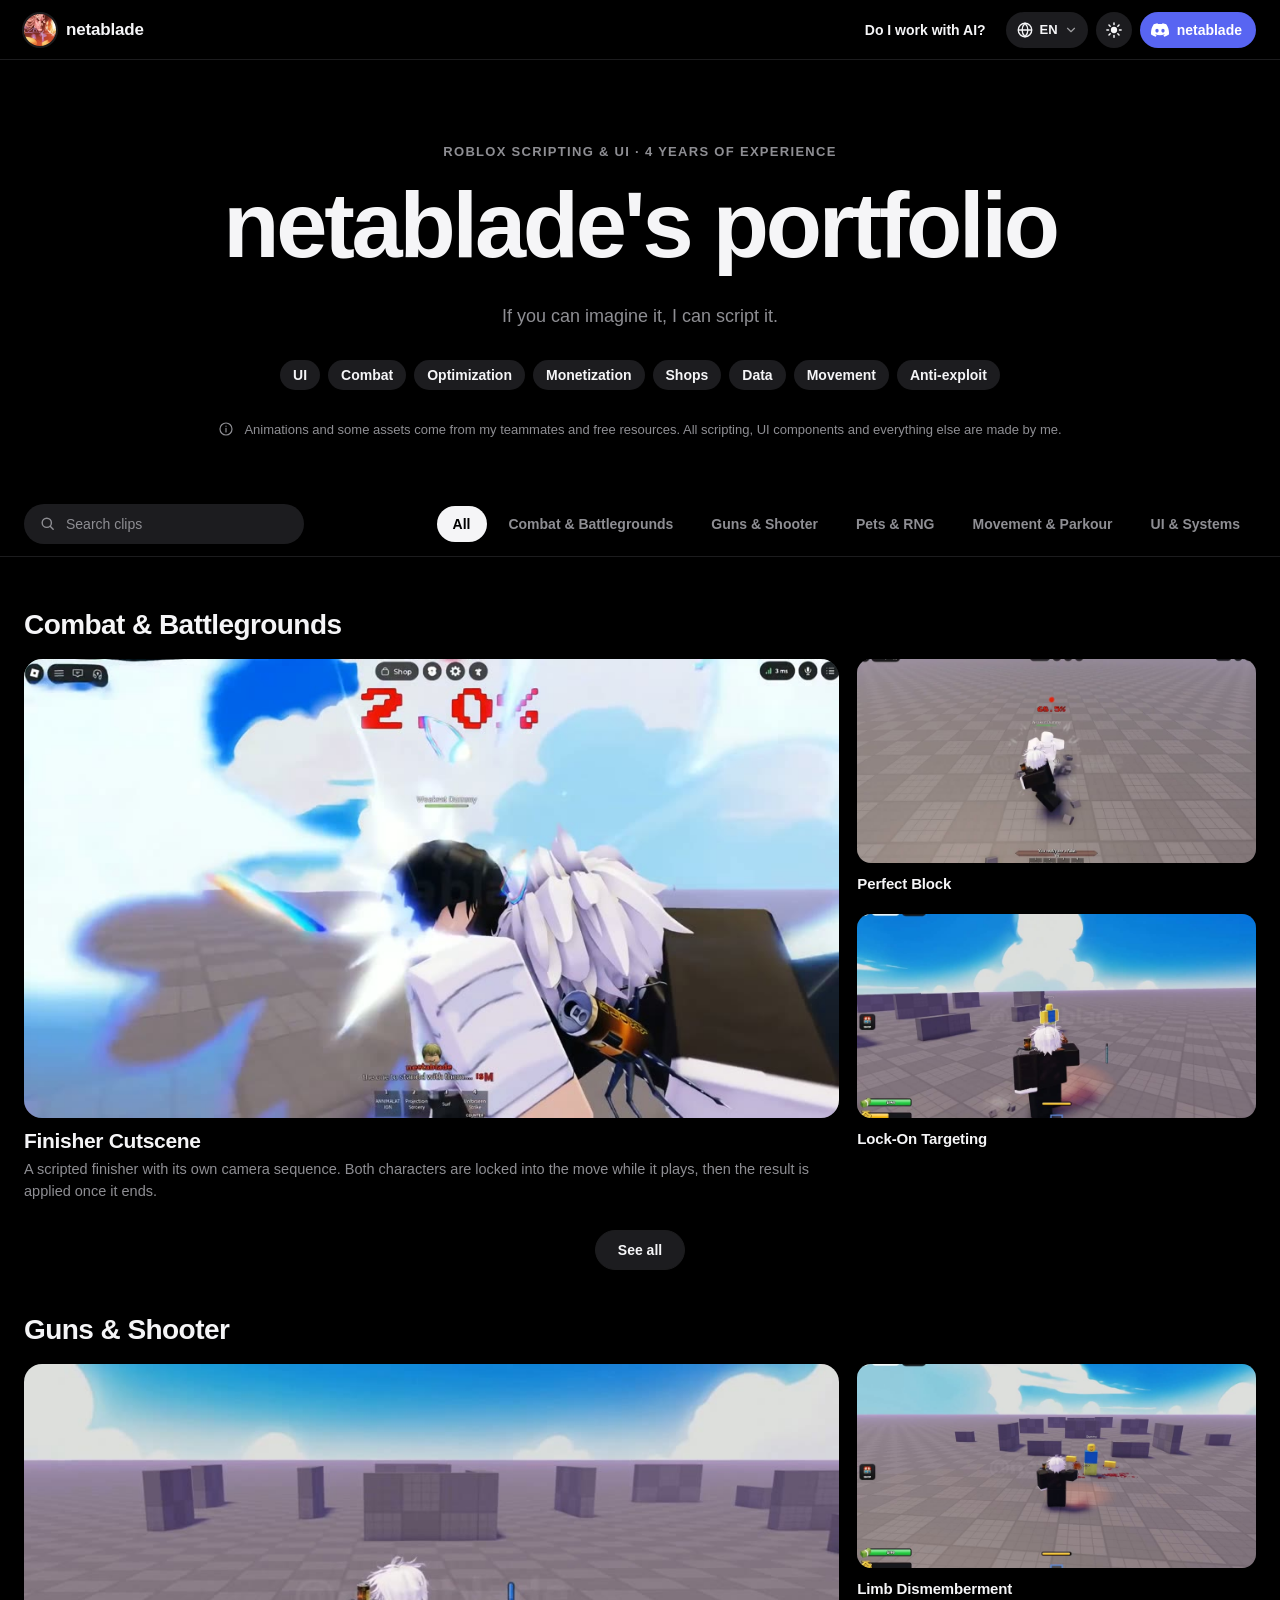
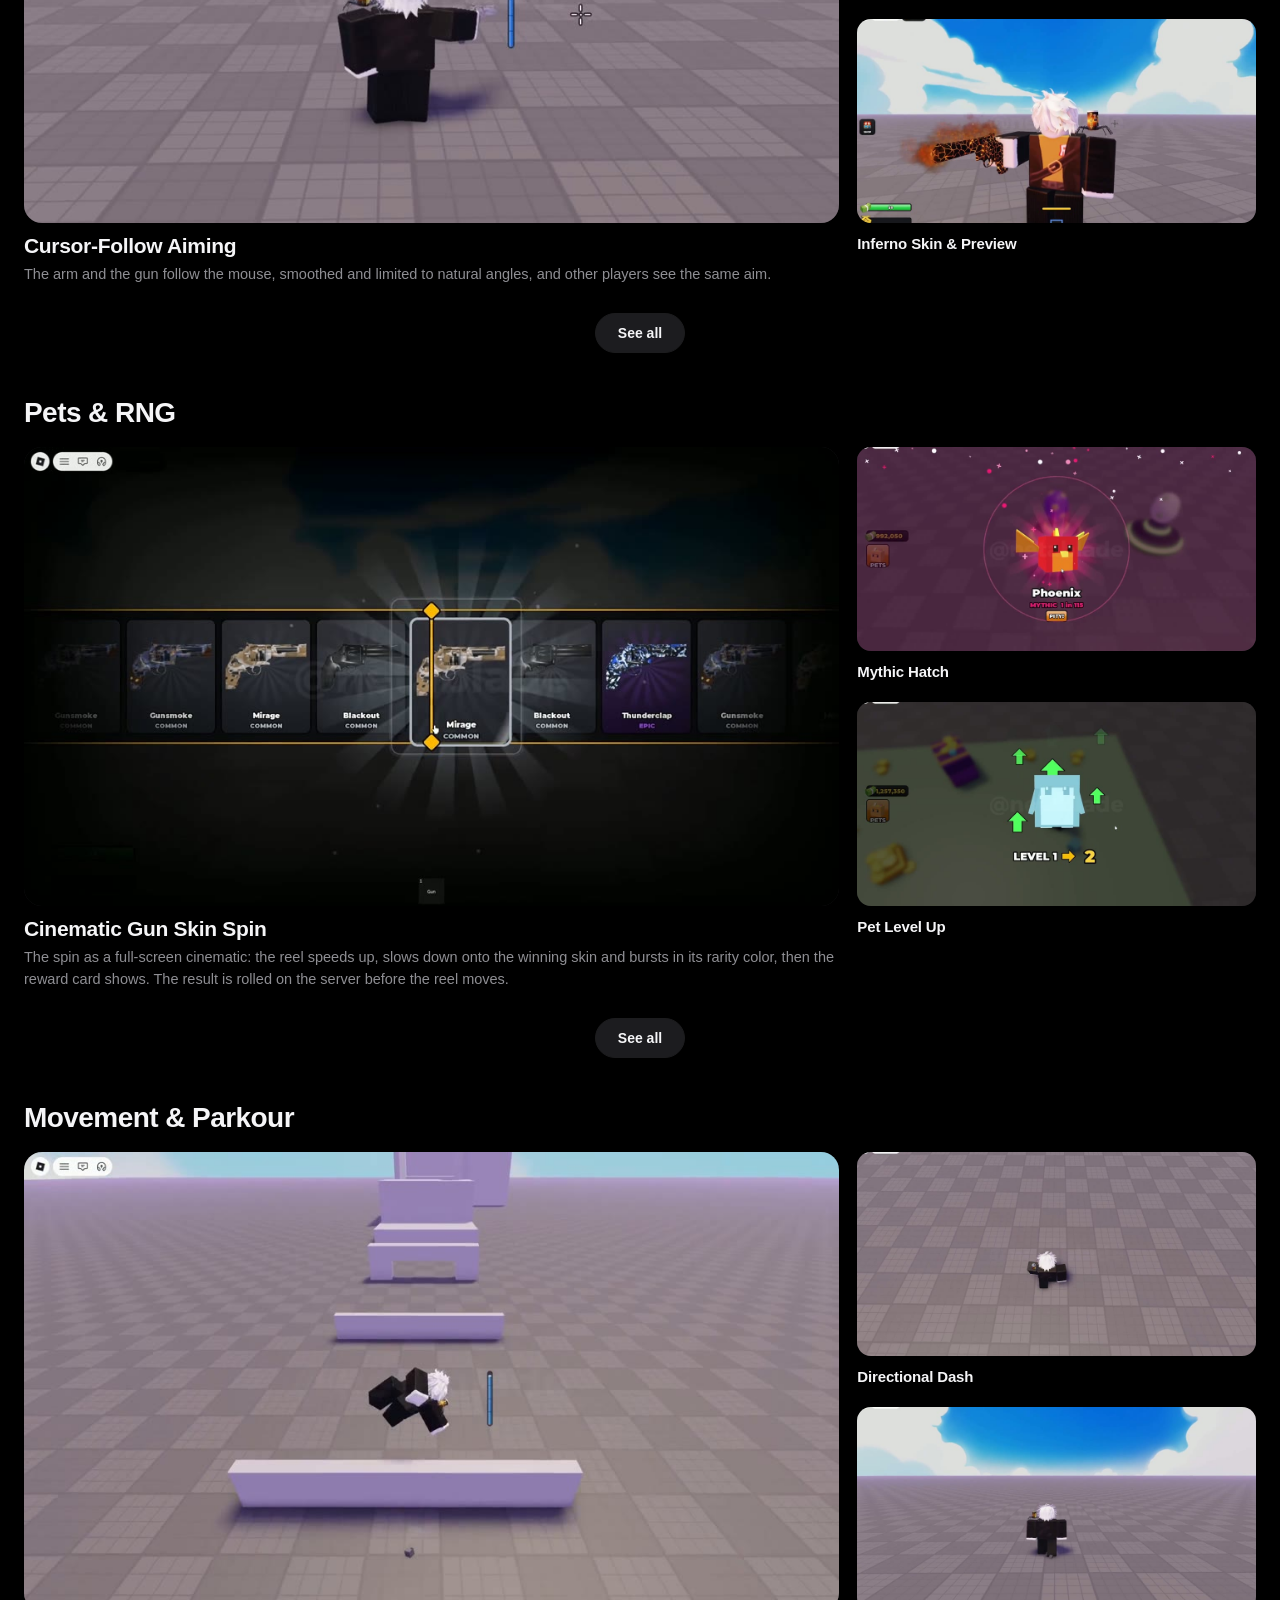
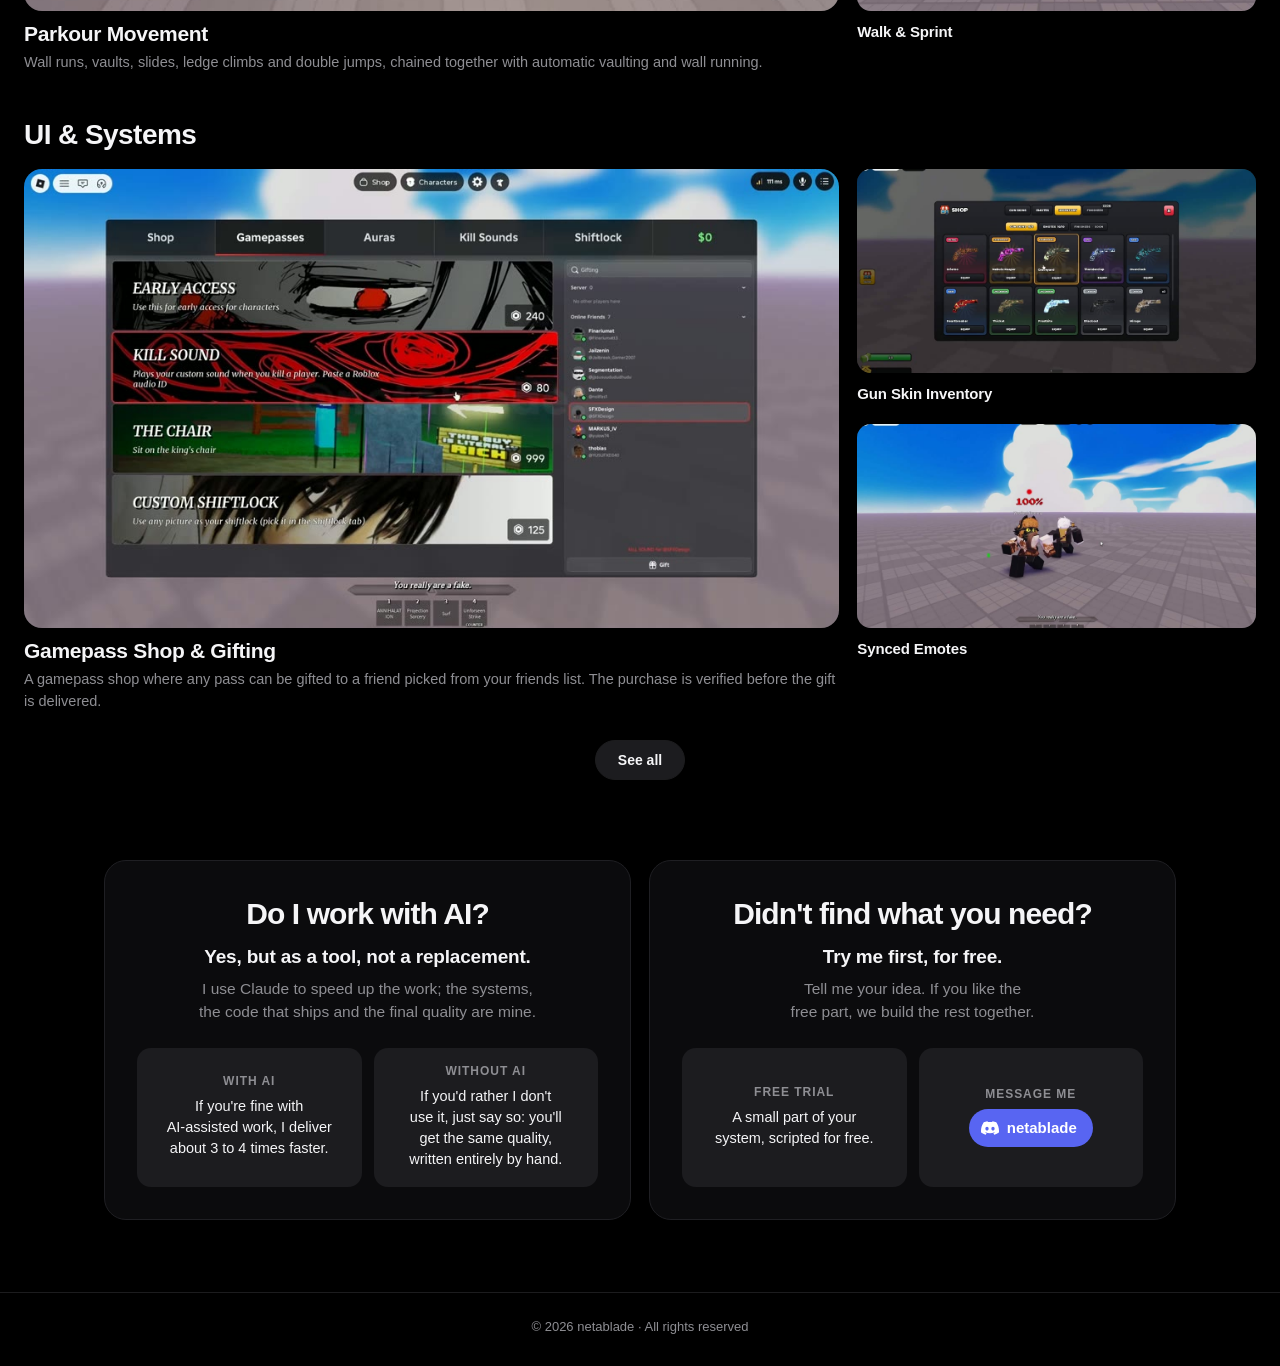
<file: index.html>
<!doctype html>
<html lang="en" data-theme="dark" data-root="">
<head>
	<meta charset="utf-8">
	<meta name="viewport" content="width=device-width, initial-scale=1">
	<title>netablade's portfolio</title>
	<meta name="description" content="Roblox scripting &amp; UI · 4 years of experience. UI, combat, shops &amp; data systems.">
	<meta name="theme-color" content="#000000">
	<script>
		// (the theme is set before anything draws: dark unless the visitor picked light)
		try { if (localStorage.getItem("theme") === "light") document.documentElement.dataset.theme = "light"; } catch (e) {}
		// (someone who picked one of the hand-translated languages comes back to it)
		try { var l = localStorage.getItem("lang"); if (["tr","es","pt"].indexOf(l) !== -1) location.replace(l + "/" + location.hash); } catch (e) {}
	</script>
	<link rel="icon" href="favicon.ico" sizes="any">
	<link rel="icon" type="image/png" sizes="32x32" href="img/icon-32.png">
	<link rel="icon" type="image/png" sizes="192x192" href="img/icon-192.png">
	<link rel="apple-touch-icon" href="img/apple-touch-icon.png">
	<link rel="alternate" hreflang="en" href="https://netablade.github.io/">
	<link rel="alternate" hreflang="tr" href="https://netablade.github.io/tr/">
	<link rel="alternate" hreflang="es" href="https://netablade.github.io/es/">
	<link rel="alternate" hreflang="pt" href="https://netablade.github.io/pt/">
	<link rel="alternate" hreflang="x-default" href="https://netablade.github.io/">
	<!-- the card a shared link shows (Discord, Twitter...): the reel as a GIF, so Discord plays it by itself, looping
	     (a video there would wait for a click). Made by ai-video/reel/make_reel.sh; keep it under 8 MB. -->
	<meta property="og:type" content="website">
	<meta property="og:site_name" content="netablade">
	<meta property="og:title" content="netablade's portfolio">
	<meta property="og:description" content="Roblox scripting &amp; UI · 4 years of experience. UI, combat, shops &amp; data systems. Commissions open.">
	<meta property="og:url" content="https://netablade.github.io/">
	<meta property="og:image" content="https://netablade.github.io/img/reel.gif?v=db56c184">
	<meta property="og:image:type" content="image/gif">
	<meta property="og:image:width" content="400">
	<meta property="og:image:height" content="225">
	<meta name="twitter:card" content="summary_large_image">
	<meta name="twitter:image" content="https://netablade.github.io/img/reel.gif?v=db56c184">
	<link rel="stylesheet" href="style.css?v=0acecd5c">
</head>
<body>
	<header class="topbar">
		<div class="inner">
			<a class="brand notranslate" href="#"><img class="avatar" src="img/avatar.webp" alt="" width="32" height="32">netablade</a>
			<nav class="tools">
				<a class="nav-link" href="#ai">Do I work with AI?</a>
				<div class="lang">
					<button class="icon-button lang-button" aria-label="Language" aria-haspopup="true"><svg viewBox="0 0 24 24" aria-hidden="true" fill="none" stroke="currentColor" stroke-width="1.8"><circle cx="12" cy="12" r="9"/><path d="M3 12h18M12 3c2.6 2.7 3.9 5.7 3.9 9s-1.3 6.3-3.9 9c-2.6-2.7-3.9-5.7-3.9-9S9.4 5.7 12 3z"/></svg><span class="lang-code notranslate">EN</span><svg class="chevron" viewBox="0 0 24 24" aria-hidden="true" fill="none" stroke="currentColor" stroke-width="2" stroke-linecap="round" stroke-linejoin="round"><path d="M6 9l6 6 6-6"/></svg></button>
					<ul class="lang-menu" role="menu"><li><button data-lang="en" class="current"><span class="notranslate">English</span></button></li><li><button data-lang="es" data-page="es/"><span class="notranslate">Español</span></button></li><li><button data-lang="pt" data-page="pt/"><span class="notranslate">Português</span></button></li><li><button data-lang="fr"><span class="notranslate">Français</span></button></li><li><button data-lang="de"><span class="notranslate">Deutsch</span></button></li><li><button data-lang="it"><span class="notranslate">Italiano</span></button></li><li><button data-lang="ru"><span class="notranslate">Русский</span></button></li><li><button data-lang="tr" data-page="tr/"><span class="notranslate">Türkçe</span></button></li><li><button data-lang="ar"><span class="notranslate">العربية</span></button></li><li><button data-lang="hi"><span class="notranslate">हिन्दी</span></button></li><li><button data-lang="id"><span class="notranslate">Bahasa Indonesia</span></button></li><li><button data-lang="ja"><span class="notranslate">日本語</span></button></li><li><button data-lang="ko"><span class="notranslate">한국어</span></button></li><li><button data-lang="zh-CN"><span class="notranslate">简体中文</span></button></li><li><button data-lang="zh-TW"><span class="notranslate">繁體中文</span></button></li><li><button data-lang="vi"><span class="notranslate">Tiếng Việt</span></button></li><li><button data-lang="th"><span class="notranslate">ไทย</span></button></li><li><button data-lang="pl"><span class="notranslate">Polski</span></button></li><li><button data-lang="nl"><span class="notranslate">Nederlands</span></button></li><li><button data-lang="uk"><span class="notranslate">Українська</span></button></li><li><button data-lang="tl"><span class="notranslate">Filipino</span></button></li><li><button data-lang="ms"><span class="notranslate">Bahasa Melayu</span></button></li><li><button data-lang="sv"><span class="notranslate">Svenska</span></button></li><li><button data-lang="ro"><span class="notranslate">Română</span></button></li><li><button data-lang="cs"><span class="notranslate">Čeština</span></button></li></ul>
				</div>
				<button class="icon-button theme-button" aria-label="Light or dark"><svg class="sun" viewBox="0 0 24 24" aria-hidden="true"><circle cx="12" cy="12" r="4.2" fill="currentColor"/><g stroke="currentColor" stroke-width="2" stroke-linecap="round"><path d="M12 2.5v2.2M12 19.3v2.2M2.5 12h2.2M19.3 12h2.2M5.3 5.3l1.6 1.6M17.1 17.1l1.6 1.6M5.3 18.7l1.6-1.6M17.1 6.9l1.6-1.6"/></g></svg><svg class="moon" viewBox="0 0 24 24" aria-hidden="true"><path fill="currentColor" d="M20.4 14.6A8.6 8.6 0 0 1 9.4 3.6a.6.6 0 0 0-.8-.7A9.6 9.6 0 1 0 21.1 15.4a.6.6 0 0 0-.7-.8z"/></svg></button>
				<button class="discord small" data-copy="netablade" data-done="Copied!" title="Copy my Discord name"><svg viewBox="0 0 24 24" aria-hidden="true"><path fill="currentColor" d="M20.317 4.37a19.79 19.79 0 0 0-4.885-1.515.074.074 0 0 0-.079.037c-.211.375-.445.865-.608 1.25a18.27 18.27 0 0 0-5.487 0 12.64 12.64 0 0 0-.618-1.25.077.077 0 0 0-.079-.037A19.74 19.74 0 0 0 3.677 4.37a.07.07 0 0 0-.032.027C.533 9.046-.32 13.58.099 18.058a.082.082 0 0 0 .031.056 19.9 19.9 0 0 0 5.993 3.03.078.078 0 0 0 .084-.028c.462-.63.874-1.295 1.226-1.994a.076.076 0 0 0-.041-.106 13.1 13.1 0 0 1-1.872-.892.077.077 0 0 1-.008-.128c.126-.094.252-.192.372-.291a.074.074 0 0 1 .078-.01c3.928 1.793 8.18 1.793 12.062 0a.074.074 0 0 1 .078.009c.12.1.246.198.373.292a.077.077 0 0 1-.006.127 12.3 12.3 0 0 1-1.873.892.077.077 0 0 0-.041.107c.36.698.772 1.362 1.225 1.993a.076.076 0 0 0 .084.028 19.84 19.84 0 0 0 6.002-3.03.077.077 0 0 0 .032-.054c.5-5.177-.838-9.674-3.549-13.66a.061.061 0 0 0-.031-.03zM8.02 15.331c-1.183 0-2.157-1.085-2.157-2.419 0-1.333.956-2.419 2.157-2.419 1.21 0 2.176 1.096 2.157 2.42 0 1.333-.956 2.418-2.157 2.418zm7.975 0c-1.183 0-2.157-1.085-2.157-2.419 0-1.333.955-2.419 2.157-2.419 1.21 0 2.176 1.096 2.157 2.42 0 1.333-.946 2.418-2.157 2.418z"/></svg><span class="name notranslate">netablade</span></button>
			</nav>
		</div>
	</header>

	<div class="hero">
		<p class="kicker reveal">Roblox scripting &amp; UI · 4 years of experience</p>
		<h1 class="reveal">netablade's portfolio</h1>
		<p class="tagline reveal">If you can imagine it, I can script it.</p>
		<div class="chips reveal"><span class="chip-row"><span class="chip">UI</span><span class="chip">Combat</span><span class="chip">Optimization</span><span class="chip">Monetization</span></span><span class="chip-row"><span class="chip">Shops</span><span class="chip">Data</span><span class="chip">Movement</span><span class="chip">Anti-exploit</span></span></div>
		<p class="profile-note reveal"><svg viewBox="0 0 24 24" aria-hidden="true" fill="none" stroke="currentColor" stroke-width="1.8" stroke-linecap="round"><circle cx="12" cy="12" r="9"/><path d="M12 11v5.5M12 7.6v.1"/></svg><span>Animations and some assets come from my teammates and free resources. All scripting, UI components and everything else are made by me.</span></p>
	</div>

	<div class="filters" id="work">
		<div class="inner">
			<label class="search"><svg viewBox="0 0 24 24" aria-hidden="true" fill="none" stroke="currentColor" stroke-width="2" stroke-linecap="round"><circle cx="11" cy="11" r="6.5"/><path d="M20 20l-4.2-4.2"/></svg><input type="search" placeholder="Search clips" aria-label="Search clips" autocomplete="off"></label>
			<div class="pills">
				<span class="glider" aria-hidden="true"></span>
					<button class="pill active" data-filter="all">All</button>
					<button class="pill" data-filter="combat">Combat &amp; Battlegrounds</button>
					<button class="pill" data-filter="guns">Guns &amp; Shooter</button>
					<button class="pill" data-filter="pets">Pets &amp; RNG</button>
					<button class="pill" data-filter="movement">Movement &amp; Parkour</button>
					<button class="pill" data-filter="ui">UI &amp; Systems</button>
			</div>
		</div>
	</div>

	<main>
		<section id="combat" data-category="combat">
			<h2>Combat &amp; Battlegrounds</h2>
			<div class="feature collapsed">
				<article class="clip big" id="finisher-cutscene" data-video="videos/combat-and-battlegrounds/finisher-cutscene.mp4" data-search="finisher cutscene a scripted finisher with its own camera sequence. both characters are locked into the move while it plays, then the result is applied once it ends. combat &amp; battlegrounds">
					<div class="frame">
						<div class="media"><video muted loop playsinline disablepictureinpicture preload="none" poster="videos/combat-and-battlegrounds/finisher-cutscene.jpg" data-src="videos/combat-and-battlegrounds/finisher-cutscene-md.mp4"></video></div>
						<div class="about"><p>A scripted finisher with its own camera sequence. Both characters are locked into the move while it plays, then the result is applied once it ends.</p></div>
					</div>
					<div class="text"><h3 class="title">Finisher Cutscene</h3><p class="desc">A scripted finisher with its own camera sequence. Both characters are locked into the move while it plays, then the result is applied once it ends.</p></div>
				</article>
				<article class="clip small" id="perfect-block" data-video="videos/combat-and-battlegrounds/perfect-block.mp4" data-search="perfect block blocking right before a hit lands gives a perfect block: the attacker is stunned and the defender gets a free opening. combat &amp; battlegrounds">
					<div class="frame">
						<div class="media"><video muted loop playsinline disablepictureinpicture preload="none" poster="videos/combat-and-battlegrounds/perfect-block.jpg" data-src="videos/combat-and-battlegrounds/perfect-block-md.mp4"></video></div>
						<div class="about"><p>Blocking right before a hit lands gives a perfect block: the attacker is stunned and the defender gets a free opening.</p></div>
					</div>
					<div class="text"><h3 class="title">Perfect Block</h3><p class="desc">Blocking right before a hit lands gives a perfect block: the attacker is stunned and the defender gets a free opening.</p></div>
				</article>
				<article class="clip small" id="lock-on-targeting" data-video="videos/combat-and-battlegrounds/lock-on-system.mp4" data-search="lock-on targeting locks onto the target closest to screen center. over-the-shoulder camera on its own render step, the character auto-faces the target, a see-through highlight marks it, and it releases on death or distance. combat &amp; battlegrounds">
					<div class="frame">
						<div class="media"><video muted loop playsinline disablepictureinpicture preload="none" poster="videos/combat-and-battlegrounds/lock-on-system.jpg" data-src="videos/combat-and-battlegrounds/lock-on-system-md.mp4"></video></div>
						<div class="about"><p>Locks onto the target closest to screen center. Over-the-shoulder camera on its own render step, the character auto-faces the target, a see-through highlight marks it, and it releases on death or distance.</p></div>
					</div>
					<div class="text"><h3 class="title">Lock-On Targeting</h3><p class="desc">Locks onto the target closest to screen center. Over-the-shoulder camera on its own render step, the character auto-faces the target, a see-through highlight marks it, and it releases on death or distance.</p></div>
				</article>
				<article class="clip small" id="ground-smash-skill" data-video="videos/combat-and-battlegrounds/ground-smash-skill.mp4" data-search="ground smash skill a multi-hit skill ending in a ground slam: hit detection per phase, knockback, and a crater with debris that clears itself after the hit. combat &amp; battlegrounds">
					<div class="frame">
						<div class="media"><video muted loop playsinline disablepictureinpicture preload="none" poster="videos/combat-and-battlegrounds/ground-smash-skill.jpg" data-src="videos/combat-and-battlegrounds/ground-smash-skill-md.mp4"></video></div>
						<div class="about"><p>A multi-hit skill ending in a ground slam: hit detection per phase, knockback, and a crater with debris that clears itself after the hit.</p></div>
					</div>
					<div class="text"><h3 class="title">Ground Smash Skill</h3><p class="desc">A multi-hit skill ending in a ground slam: hit detection per phase, knockback, and a crater with debris that clears itself after the hit.</p></div>
				</article>
				<article class="clip small" id="m1-optimization-old-vs-new" data-video="videos/combat-and-battlegrounds/m1-optimization-old-vs-new.mp4" data-search="m1 optimization: old vs new left: the swing only showed up once the server's copy came back, a full ping after the click. right: client-side prediction starts it on the same frame you click, while the server still decides every hit. combat &amp; battlegrounds">
					<div class="frame">
						<div class="media"><video muted loop playsinline disablepictureinpicture preload="none" poster="videos/combat-and-battlegrounds/m1-optimization-old-vs-new.jpg" data-src="videos/combat-and-battlegrounds/m1-optimization-old-vs-new-md.mp4"></video></div>
						<div class="about"><p>Left: the swing only showed up once the server's copy came back, a full ping after the click. Right: client-side prediction starts it on the same frame you click, while the server still decides every hit.</p></div>
					</div>
					<div class="text"><h3 class="title">M1 Optimization: Old vs New</h3><p class="desc">Left: the swing only showed up once the server's copy came back, a full ping after the click. Right: client-side prediction starts it on the same frame you click, while the server still decides every hit.</p></div>
				</article>
				<article class="clip small" id="grab-and-slam-skill" data-video="videos/combat-and-battlegrounds/grab-slam-skill.mp4" data-search="grab &amp; slam skill a grab that holds the target through the whole animation, then slams and launches them, with vfx timed to the animation's keyframes. combat &amp; battlegrounds">
					<div class="frame">
						<div class="media"><video muted loop playsinline disablepictureinpicture preload="none" poster="videos/combat-and-battlegrounds/grab-slam-skill.jpg" data-src="videos/combat-and-battlegrounds/grab-slam-skill-md.mp4"></video></div>
						<div class="about"><p>A grab that holds the target through the whole animation, then slams and launches them, with VFX timed to the animation's keyframes.</p></div>
					</div>
					<div class="text"><h3 class="title">Grab &amp; Slam Skill</h3><p class="desc">A grab that holds the target through the whole animation, then slams and launches them, with VFX timed to the animation's keyframes.</p></div>
				</article>
				<article class="clip small" id="4-hit-m1-combo" data-video="videos/combat-and-battlegrounds/m1-combo.mp4" data-search="4-hit m1 combo a 4-hit basic combo with a combo counter, reset timer and knockback on the last hit. client-side prediction starts the swing the moment you click. combat &amp; battlegrounds">
					<div class="frame">
						<div class="media"><video muted loop playsinline disablepictureinpicture preload="none" poster="videos/combat-and-battlegrounds/m1-combo.jpg" data-src="videos/combat-and-battlegrounds/m1-combo-md.mp4"></video></div>
						<div class="about"><p>A 4-hit basic combo with a combo counter, reset timer and knockback on the last hit. Client-side prediction starts the swing the moment you click.</p></div>
					</div>
					<div class="text"><h3 class="title">4-Hit M1 Combo</h3><p class="desc">A 4-hit basic combo with a combo counter, reset timer and knockback on the last hit. Client-side prediction starts the swing the moment you click.</p></div>
				</article>
				<article class="clip small" id="counter" data-video="videos/combat-and-battlegrounds/counter.mp4" data-search="counter a counter stance: getting hit inside its window cancels the attacker's move and hits back with its own animation. combat &amp; battlegrounds">
					<div class="frame">
						<div class="media"><video muted loop playsinline disablepictureinpicture preload="none" poster="videos/combat-and-battlegrounds/counter.jpg" data-src="videos/combat-and-battlegrounds/counter-md.mp4"></video></div>
						<div class="about"><p>A counter stance: getting hit inside its window cancels the attacker's move and hits back with its own animation.</p></div>
					</div>
					<div class="text"><h3 class="title">Counter</h3><p class="desc">A counter stance: getting hit inside its window cancels the attacker's move and hits back with its own animation.</p></div>
				</article>
				<article class="clip small" id="awakening-transformation" data-video="videos/combat-and-battlegrounds/awakening-animation.mp4" data-search="awakening transformation the awakening sequence: a full-screen transformation with camera work, effects and a powered-up moveset afterwards. combat &amp; battlegrounds">
					<div class="frame">
						<div class="media"><video muted loop playsinline disablepictureinpicture preload="none" poster="videos/combat-and-battlegrounds/awakening-animation.jpg" data-src="videos/combat-and-battlegrounds/awakening-animation-md.mp4"></video></div>
						<div class="about"><p>The awakening sequence: a full-screen transformation with camera work, effects and a powered-up moveset afterwards.</p></div>
					</div>
					<div class="text"><h3 class="title">Awakening Transformation</h3><p class="desc">The awakening sequence: a full-screen transformation with camera work, effects and a powered-up moveset afterwards.</p></div>
				</article>
				<article class="clip small" id="combat-dashes" data-video="videos/combat-and-battlegrounds/dashes.mp4" data-search="combat dashes directional dashes with their own animations, trails and cooldowns, usable mid-combo. combat &amp; battlegrounds">
					<div class="frame">
						<div class="media"><video muted loop playsinline disablepictureinpicture preload="none" poster="videos/combat-and-battlegrounds/dashes.jpg" data-src="videos/combat-and-battlegrounds/dashes-md.mp4"></video></div>
						<div class="about"><p>Directional dashes with their own animations, trails and cooldowns, usable mid-combo.</p></div>
					</div>
					<div class="text"><h3 class="title">Combat Dashes</h3><p class="desc">Directional dashes with their own animations, trails and cooldowns, usable mid-combo.</p></div>
				</article>
				<article class="clip small" id="front-dash-finisher" data-video="videos/combat-and-battlegrounds/front-dash-finisher.mp4" data-search="front dash finisher a forward dash that turns into a finishing strike when it connects, chaining straight out of the combo. combat &amp; battlegrounds">
					<div class="frame">
						<div class="media"><video muted loop playsinline disablepictureinpicture preload="none" poster="videos/combat-and-battlegrounds/front-dash-finisher.jpg" data-src="videos/combat-and-battlegrounds/front-dash-finisher-md.mp4"></video></div>
						<div class="about"><p>A forward dash that turns into a finishing strike when it connects, chaining straight out of the combo.</p></div>
					</div>
					<div class="text"><h3 class="title">Front Dash Finisher</h3><p class="desc">A forward dash that turns into a finishing strike when it connects, chaining straight out of the combo.</p></div>
				</article>
			</div>
			<button class="more" data-more="See all" data-less="Show less">See all</button>
		</section>

		<section id="guns" data-category="guns">
			<h2>Guns &amp; Shooter</h2>
			<div class="feature collapsed">
				<article class="clip big" id="cursor-follow-aiming" data-video="videos/guns-and-shooter/cursor-follow-aim.mp4" data-search="cursor-follow aiming the arm and the gun follow the mouse, smoothed and limited to natural angles, and other players see the same aim. guns &amp; shooter">
					<div class="frame">
						<div class="media"><video muted loop playsinline disablepictureinpicture preload="none" poster="videos/guns-and-shooter/cursor-follow-aim.jpg" data-src="videos/guns-and-shooter/cursor-follow-aim-md.mp4"></video></div>
						<div class="about"><p>The arm and the gun follow the mouse, smoothed and limited to natural angles, and other players see the same aim.</p></div>
					</div>
					<div class="text"><h3 class="title">Cursor-Follow Aiming</h3><p class="desc">The arm and the gun follow the mouse, smoothed and limited to natural angles, and other players see the same aim.</p></div>
				</article>
				<article class="clip small" id="limb-dismemberment" data-video="videos/guns-and-shooter/dummy-limb-shots.mp4" data-search="limb dismemberment each hit checks which body part was hit: an upper arm or a leg comes off and flies with the bullet's momentum, a wrist hit bleeds, and a headshot kills. physics is owned by the shooter, so it reacts instantly. guns &amp; shooter">
					<div class="frame">
						<div class="media"><video muted loop playsinline disablepictureinpicture preload="none" poster="videos/guns-and-shooter/dummy-limb-shots.jpg" data-src="videos/guns-and-shooter/dummy-limb-shots-md.mp4"></video></div>
						<div class="about"><p>Each hit checks which body part was hit: an upper arm or a leg comes off and flies with the bullet's momentum, a wrist hit bleeds, and a headshot kills. Physics is owned by the shooter, so it reacts instantly.</p></div>
					</div>
					<div class="text"><h3 class="title">Limb Dismemberment</h3><p class="desc">Each hit checks which body part was hit: an upper arm or a leg comes off and flies with the bullet's momentum, a wrist hit bleeds, and a headshot kills. Physics is owned by the shooter, so it reacts instantly.</p></div>
				</article>
				<article class="clip small" id="inferno-skin-and-preview" data-video="videos/guns-and-shooter/inferno-gun-skin-preview.mp4" data-search="inferno skin &amp; preview a gun skin with its own textures and fire effects, and a preview of it in the inventory before you equip it. guns &amp; shooter">
					<div class="frame">
						<div class="media"><video muted loop playsinline disablepictureinpicture preload="none" poster="videos/guns-and-shooter/inferno-gun-skin-preview.jpg" data-src="videos/guns-and-shooter/inferno-gun-skin-preview-md.mp4"></video></div>
						<div class="about"><p>A gun skin with its own textures and fire effects, and a preview of it in the inventory before you equip it.</p></div>
					</div>
					<div class="text"><h3 class="title">Inferno Skin &amp; Preview</h3><p class="desc">A gun skin with its own textures and fire effects, and a preview of it in the inventory before you equip it.</p></div>
				</article>
				<article class="clip small" id="run-and-gun" data-video="videos/guns-and-shooter/running-and-shooting.mp4" data-search="run &amp; gun shooting while sprinting: the aim, recoil and arm sway keep working on the move, and every shot is checked on the server. guns &amp; shooter">
					<div class="frame">
						<div class="media"><video muted loop playsinline disablepictureinpicture preload="none" poster="videos/guns-and-shooter/running-and-shooting.jpg" data-src="videos/guns-and-shooter/running-and-shooting-md.mp4"></video></div>
						<div class="about"><p>Shooting while sprinting: the aim, recoil and arm sway keep working on the move, and every shot is checked on the server.</p></div>
					</div>
					<div class="text"><h3 class="title">Run &amp; Gun</h3><p class="desc">Shooting while sprinting: the aim, recoil and arm sway keep working on the move, and every shot is checked on the server.</p></div>
				</article>
				<article class="clip small" id="ragdoll-and-blood-impacts" data-video="videos/guns-and-shooter/dummy-shoot-preview.mp4" data-search="ragdoll &amp; blood impacts hit reactions on a ragdoll dummy: blood drops that fly in real arcs and splat on the ground, wound stains on the body, then a respawn. guns &amp; shooter">
					<div class="frame">
						<div class="media"><video muted loop playsinline disablepictureinpicture preload="none" poster="videos/guns-and-shooter/dummy-shoot-preview.jpg" data-src="videos/guns-and-shooter/dummy-shoot-preview-md.mp4"></video></div>
						<div class="about"><p>Hit reactions on a ragdoll dummy: blood drops that fly in real arcs and splat on the ground, wound stains on the body, then a respawn.</p></div>
					</div>
					<div class="text"><h3 class="title">Ragdoll &amp; Blood Impacts</h3><p class="desc">Hit reactions on a ragdoll dummy: blood drops that fly in real arcs and splat on the ground, wound stains on the body, then a respawn.</p></div>
				</article>
			</div>
			<button class="more" data-more="See all" data-less="Show less">See all</button>
		</section>

		<section id="pets" data-category="pets">
			<h2>Pets &amp; RNG</h2>
			<div class="feature collapsed">
				<article class="clip big" id="cinematic-gun-skin-spin" data-video="videos/pets-and-rng/cinematic-gun-skin-spin.mp4" data-search="cinematic gun skin spin the spin as a full-screen cinematic: the reel speeds up, slows down onto the winning skin and bursts in its rarity color, then the reward card shows. the result is rolled on the server before the reel moves. pets &amp; rng">
					<div class="frame">
						<div class="media"><video muted loop playsinline disablepictureinpicture preload="none" poster="videos/pets-and-rng/cinematic-gun-skin-spin.jpg" data-src="videos/pets-and-rng/cinematic-gun-skin-spin-md.mp4"></video></div>
						<div class="about"><p>The spin as a full-screen cinematic: the reel speeds up, slows down onto the winning skin and bursts in its rarity color, then the reward card shows. The result is rolled on the server before the reel moves.</p></div>
					</div>
					<div class="text"><h3 class="title">Cinematic Gun Skin Spin</h3><p class="desc">The spin as a full-screen cinematic: the reel speeds up, slows down onto the winning skin and bursts in its rarity color, then the reward card shows. The result is rolled on the server before the reel moves.</p></div>
				</article>
				<article class="clip small" id="mythic-hatch" data-video="videos/pets-and-rng/mythic-hatch.mp4" data-search="mythic hatch the rarest tier: a longer charge-up, a screen tint, rays, sparkles and a screen shake. the odds come from weighted chances with luck and a pity counter. pets &amp; rng">
					<div class="frame">
						<div class="media"><video muted loop playsinline disablepictureinpicture preload="none" poster="videos/pets-and-rng/mythic-hatch.jpg" data-src="videos/pets-and-rng/mythic-hatch-md.mp4"></video></div>
						<div class="about"><p>The rarest tier: a longer charge-up, a screen tint, rays, sparkles and a screen shake. The odds come from weighted chances with luck and a pity counter.</p></div>
					</div>
					<div class="text"><h3 class="title">Mythic Hatch</h3><p class="desc">The rarest tier: a longer charge-up, a screen tint, rays, sparkles and a screen shake. The odds come from weighted chances with luck and a pity counter.</p></div>
				</article>
				<article class="clip small" id="pet-level-up" data-video="videos/pets-and-rng/pet-level-up.mp4" data-search="pet level up pets earn xp for every hit and level up, each level adding to their power. a short cutscene shows the pet and its new level. pets &amp; rng">
					<div class="frame">
						<div class="media"><video muted loop playsinline disablepictureinpicture preload="none" poster="videos/pets-and-rng/pet-level-up.jpg" data-src="videos/pets-and-rng/pet-level-up-md.mp4"></video></div>
						<div class="about"><p>Pets earn XP for every hit and level up, each level adding to their power. A short cutscene shows the pet and its new level.</p></div>
					</div>
					<div class="text"><h3 class="title">Pet Level Up</h3><p class="desc">Pets earn XP for every hit and level up, each level adding to their power. A short cutscene shows the pet and its new level.</p></div>
				</article>
				<article class="clip small" id="click-to-crack-egg-hatching" data-video="videos/pets-and-rng/egg-hatching.mp4" data-search="click-to-crack egg hatching every click cracks the egg somewhere new and its rarity's light leaks through the cracks. common pets open fast; legendary and mythic take more clicks, charge up and burst. the server rolls the pet. pets &amp; rng">
					<div class="frame">
						<div class="media"><video muted loop playsinline disablepictureinpicture preload="none" poster="videos/pets-and-rng/egg-hatching.jpg" data-src="videos/pets-and-rng/egg-hatching-md.mp4"></video></div>
						<div class="about"><p>Every click cracks the egg somewhere new and its rarity's light leaks through the cracks. Common pets open fast; Legendary and Mythic take more clicks, charge up and burst. The server rolls the pet.</p></div>
					</div>
					<div class="text"><h3 class="title">Click-to-Crack Egg Hatching</h3><p class="desc">Every click cracks the egg somewhere new and its rarity's light leaks through the cracks. Common pets open fast; Legendary and Mythic take more clicks, charge up and burst. The server rolls the pet.</p></div>
				</article>
				<article class="clip small" id="pets-breaking-coins" data-video="videos/pets-and-rng/pets-breaking-coins.mp4" data-search="pets breaking coins click a coin pile and your pets run over and attack it. each hit is dealt by the server with the pet's power, shown as a damage number, and coins are split by damage dealt. pets &amp; rng">
					<div class="frame">
						<div class="media"><video muted loop playsinline disablepictureinpicture preload="none" poster="videos/pets-and-rng/pets-breaking-coins.jpg" data-src="videos/pets-and-rng/pets-breaking-coins-md.mp4"></video></div>
						<div class="about"><p>Click a coin pile and your pets run over and attack it. Each hit is dealt by the server with the pet's power, shown as a damage number, and coins are split by damage dealt.</p></div>
					</div>
					<div class="text"><h3 class="title">Pets Breaking Coins</h3><p class="desc">Click a coin pile and your pets run over and attack it. Each hit is dealt by the server with the pet's power, shown as a damage number, and coins are split by damage dealt.</p></div>
				</article>
				<article class="clip small" id="rainbow-mutation" data-video="videos/pets-and-rng/rainbow-mutation.mp4" data-search="rainbow mutation mutations roll separately from the pet (gold, diamond, rainbow) and multiply its power. rainbow pets cycle their colors. pets &amp; rng">
					<div class="frame">
						<div class="media"><video muted loop playsinline disablepictureinpicture preload="none" poster="videos/pets-and-rng/rainbow-mutation.jpg" data-src="videos/pets-and-rng/rainbow-mutation-md.mp4"></video></div>
						<div class="about"><p>Mutations roll separately from the pet (Gold, Diamond, Rainbow) and multiply its power. Rainbow pets cycle their colors.</p></div>
					</div>
					<div class="text"><h3 class="title">Rainbow Mutation</h3><p class="desc">Mutations roll separately from the pet (Gold, Diamond, Rainbow) and multiply its power. Rainbow pets cycle their colors.</p></div>
				</article>
				<article class="clip small" id="cinematic-emote-spin" data-video="videos/pets-and-rng/cinematic-emote-spin.mp4" data-search="cinematic emote spin the same cinematic reel for emotes, every slot showing the emote's pose, ending on the won emote with its rarity burst and reward card. pets &amp; rng">
					<div class="frame">
						<div class="media"><video muted loop playsinline disablepictureinpicture preload="none" poster="videos/pets-and-rng/cinematic-emote-spin.jpg" data-src="videos/pets-and-rng/cinematic-emote-spin-md.mp4"></video></div>
						<div class="about"><p>The same cinematic reel for emotes, every slot showing the emote's pose, ending on the won emote with its rarity burst and reward card.</p></div>
					</div>
					<div class="text"><h3 class="title">Cinematic Emote Spin</h3><p class="desc">The same cinematic reel for emotes, every slot showing the emote's pose, ending on the won emote with its rarity burst and reward card.</p></div>
				</article>
				<article class="clip small" id="pet-inventory-and-following" data-video="videos/pets-and-rng/pet-inventory-following.mp4" data-search="pet inventory &amp; following a stacked inventory with equip best. equipped pets follow you on every client: walkers hop behind you and flyers hover, snapped to the ground below them. pets &amp; rng">
					<div class="frame">
						<div class="media"><video muted loop playsinline disablepictureinpicture preload="none" poster="videos/pets-and-rng/pet-inventory-following.jpg" data-src="videos/pets-and-rng/pet-inventory-following-md.mp4"></video></div>
						<div class="about"><p>A stacked inventory with Equip Best. Equipped pets follow you on every client: walkers hop behind you and flyers hover, snapped to the ground below them.</p></div>
					</div>
					<div class="text"><h3 class="title">Pet Inventory &amp; Following</h3><p class="desc">A stacked inventory with Equip Best. Equipped pets follow you on every client: walkers hop behind you and flyers hover, snapped to the ground below them.</p></div>
				</article>
				<article class="clip small" id="auto-hatch" data-video="videos/pets-and-rng/auto-hatch.mp4" data-search="auto hatch opens eggs on its own, three at a time when you can afford it, and stops when you walk away or run out of coins. pets &amp; rng">
					<div class="frame">
						<div class="media"><video muted loop playsinline disablepictureinpicture preload="none" poster="videos/pets-and-rng/auto-hatch.jpg" data-src="videos/pets-and-rng/auto-hatch-md.mp4"></video></div>
						<div class="about"><p>Opens eggs on its own, three at a time when you can afford it, and stops when you walk away or run out of coins.</p></div>
					</div>
					<div class="text"><h3 class="title">Auto Hatch</h3><p class="desc">Opens eggs on its own, three at a time when you can afford it, and stops when you walk away or run out of coins.</p></div>
				</article>
				<article class="clip small" id="gun-skin-spin" data-video="videos/pets-and-rng/spin-system-ui.mp4" data-search="gun skin spin the gun skin spin shop: weighted rarities, 1 to 50 spin packs and a possible-rewards list showing every skin's odds. pets &amp; rng">
					<div class="frame">
						<div class="media"><video muted loop playsinline disablepictureinpicture preload="none" poster="videos/pets-and-rng/spin-system-ui.jpg" data-src="videos/pets-and-rng/spin-system-ui-md.mp4"></video></div>
						<div class="about"><p>The gun skin spin shop: weighted rarities, 1 to 50 spin packs and a possible-rewards list showing every skin's odds.</p></div>
					</div>
					<div class="text"><h3 class="title">Gun Skin Spin</h3><p class="desc">The gun skin spin shop: weighted rarities, 1 to 50 spin packs and a possible-rewards list showing every skin's odds.</p></div>
				</article>
				<article class="clip small" id="emote-spin" data-video="videos/pets-and-rng/emote-spin-system-ui.mp4" data-search="emote spin the emote spin shop with spin packs, the possible-rewards list and animated previews of each emote on the reel. pets &amp; rng">
					<div class="frame">
						<div class="media"><video muted loop playsinline disablepictureinpicture preload="none" poster="videos/pets-and-rng/emote-spin-system-ui.jpg" data-src="videos/pets-and-rng/emote-spin-system-ui-md.mp4"></video></div>
						<div class="about"><p>The emote spin shop with spin packs, the possible-rewards list and animated previews of each emote on the reel.</p></div>
					</div>
					<div class="text"><h3 class="title">Emote Spin</h3><p class="desc">The emote spin shop with spin packs, the possible-rewards list and animated previews of each emote on the reel.</p></div>
				</article>
			</div>
			<button class="more" data-more="See all" data-less="Show less">See all</button>
		</section>

		<section id="movement" data-category="movement">
			<h2>Movement &amp; Parkour</h2>
			<div class="feature collapsed">
				<article class="clip big" id="parkour-movement" data-video="videos/movement-and-parkour/parkour.mp4" data-search="parkour movement wall runs, vaults, slides, ledge climbs and double jumps, chained together with automatic vaulting and wall running. movement &amp; parkour">
					<div class="frame">
						<div class="media"><video muted loop playsinline disablepictureinpicture preload="none" poster="videos/movement-and-parkour/parkour.jpg" data-src="videos/movement-and-parkour/parkour-md.mp4"></video></div>
						<div class="about"><p>Wall runs, vaults, slides, ledge climbs and double jumps, chained together with automatic vaulting and wall running.</p></div>
					</div>
					<div class="text"><h3 class="title">Parkour Movement</h3><p class="desc">Wall runs, vaults, slides, ledge climbs and double jumps, chained together with automatic vaulting and wall running.</p></div>
				</article>
				<article class="clip small" id="directional-dash" data-video="videos/movement-and-parkour/basic-dash.mp4" data-search="directional dash front, back and side dashes with their own animations, a trail on side dashes, and a sound everyone in range hears. movement &amp; parkour">
					<div class="frame">
						<div class="media"><video muted loop playsinline disablepictureinpicture preload="none" poster="videos/movement-and-parkour/basic-dash.jpg" data-src="videos/movement-and-parkour/basic-dash-md.mp4"></video></div>
						<div class="about"><p>Front, back and side dashes with their own animations, a trail on side dashes, and a sound everyone in range hears.</p></div>
					</div>
					<div class="text"><h3 class="title">Directional Dash</h3><p class="desc">Front, back and side dashes with their own animations, a trail on side dashes, and a sound everyone in range hears.</p></div>
				</article>
				<article class="clip small" id="walk-and-sprint" data-video="videos/movement-and-parkour/walk-run.mp4" data-search="walk &amp; sprint walking and sprinting with a stamina bar, run animations and camera motion that follows your speed. movement &amp; parkour">
					<div class="frame">
						<div class="media"><video muted loop playsinline disablepictureinpicture preload="none" poster="videos/movement-and-parkour/walk-run.jpg" data-src="videos/movement-and-parkour/walk-run-md.mp4"></video></div>
						<div class="about"><p>Walking and sprinting with a stamina bar, run animations and camera motion that follows your speed.</p></div>
					</div>
					<div class="text"><h3 class="title">Walk &amp; Sprint</h3><p class="desc">Walking and sprinting with a stamina bar, run animations and camera motion that follows your speed.</p></div>
				</article>
			</div>
		</section>

		<section id="ui" data-category="ui">
			<h2>UI &amp; Systems</h2>
			<div class="feature collapsed">
				<article class="clip big" id="gamepass-shop-and-gifting" data-video="videos/ui-and-systems/pass-shop-gifting.mp4" data-search="gamepass shop &amp; gifting a gamepass shop where any pass can be gifted to a friend picked from your friends list. the purchase is verified before the gift is delivered. ui &amp; systems">
					<div class="frame">
						<div class="media"><video muted loop playsinline disablepictureinpicture preload="none" poster="videos/ui-and-systems/pass-shop-gifting.jpg" data-src="videos/ui-and-systems/pass-shop-gifting-md.mp4"></video></div>
						<div class="about"><p>A gamepass shop where any pass can be gifted to a friend picked from your friends list. The purchase is verified before the gift is delivered.</p></div>
					</div>
					<div class="text"><h3 class="title">Gamepass Shop &amp; Gifting</h3><p class="desc">A gamepass shop where any pass can be gifted to a friend picked from your friends list. The purchase is verified before the gift is delivered.</p></div>
				</article>
				<article class="clip small" id="gun-skin-inventory" data-video="videos/ui-and-systems/gun-skins-inventory-ui.mp4" data-search="gun skin inventory owned gun skins with their rarity, and equipping one updates the gun right away. ui &amp; systems">
					<div class="frame">
						<div class="media"><video muted loop playsinline disablepictureinpicture preload="none" poster="videos/ui-and-systems/gun-skins-inventory-ui.jpg" data-src="videos/ui-and-systems/gun-skins-inventory-ui-md.mp4"></video></div>
						<div class="about"><p>Owned gun skins with their rarity, and equipping one updates the gun right away.</p></div>
					</div>
					<div class="text"><h3 class="title">Gun Skin Inventory</h3><p class="desc">Owned gun skins with their rarity, and equipping one updates the gun right away.</p></div>
				</article>
				<article class="clip small" id="synced-emotes" data-video="videos/ui-and-systems/sync-emote.mp4" data-search="synced emotes join someone's emote and dance in sync: the animations start from the same point and the song is heard once. ui &amp; systems">
					<div class="frame">
						<div class="media"><video muted loop playsinline disablepictureinpicture preload="none" poster="videos/ui-and-systems/sync-emote.jpg" data-src="videos/ui-and-systems/sync-emote-md.mp4"></video></div>
						<div class="about"><p>Join someone's emote and dance in sync: the animations start from the same point and the song is heard once.</p></div>
					</div>
					<div class="text"><h3 class="title">Synced Emotes</h3><p class="desc">Join someone's emote and dance in sync: the animations start from the same point and the song is heard once.</p></div>
				</article>
				<article class="clip small" id="emote-shop" data-video="videos/ui-and-systems/emote-shop.mp4" data-search="emote shop browse and buy emotes with live previews on your own character. ui &amp; systems">
					<div class="frame">
						<div class="media"><video muted loop playsinline disablepictureinpicture preload="none" poster="videos/ui-and-systems/emote-shop.jpg" data-src="videos/ui-and-systems/emote-shop-md.mp4"></video></div>
						<div class="about"><p>Browse and buy emotes with live previews on your own character.</p></div>
					</div>
					<div class="text"><h3 class="title">Emote Shop</h3><p class="desc">Browse and buy emotes with live previews on your own character.</p></div>
				</article>
				<article class="clip small" id="emote-wheel" data-video="videos/ui-and-systems/emote-wheel.mp4" data-search="emote wheel a radial emote wheel: hold to open, pick a slot, and the emote plays for everyone. ui &amp; systems">
					<div class="frame">
						<div class="media"><video muted loop playsinline disablepictureinpicture preload="none" poster="videos/ui-and-systems/emote-wheel.jpg" data-src="videos/ui-and-systems/emote-wheel-md.mp4"></video></div>
						<div class="about"><p>A radial emote wheel: hold to open, pick a slot, and the emote plays for everyone.</p></div>
					</div>
					<div class="text"><h3 class="title">Emote Wheel</h3><p class="desc">A radial emote wheel: hold to open, pick a slot, and the emote plays for everyone.</p></div>
				</article>
				<article class="clip small" id="custom-leaderboard" data-video="videos/ui-and-systems/custom-leaderboard.mp4" data-search="custom leaderboard a custom in-game leaderboard that replaces roblox's default player list. ui &amp; systems">
					<div class="frame">
						<div class="media"><video muted loop playsinline disablepictureinpicture preload="none" poster="videos/ui-and-systems/custom-leaderboard.jpg" data-src="videos/ui-and-systems/custom-leaderboard-md.mp4"></video></div>
						<div class="about"><p>A custom in-game leaderboard that replaces Roblox's default player list.</p></div>
					</div>
					<div class="text"><h3 class="title">Custom Leaderboard</h3><p class="desc">A custom in-game leaderboard that replaces Roblox's default player list.</p></div>
				</article>
				<article class="clip small" id="aura-unlock-pop-up" data-video="videos/ui-and-systems/custom-aura-popup.mp4" data-search="aura unlock pop-up an animated pop-up when you unlock an aura, showing which aura you got. ui &amp; systems">
					<div class="frame">
						<div class="media"><video muted loop playsinline disablepictureinpicture preload="none" poster="videos/ui-and-systems/custom-aura-popup.jpg" data-src="videos/ui-and-systems/custom-aura-popup-md.mp4"></video></div>
						<div class="about"><p>An animated pop-up when you unlock an aura, showing which aura you got.</p></div>
					</div>
					<div class="text"><h3 class="title">Aura Unlock Pop-Up</h3><p class="desc">An animated pop-up when you unlock an aura, showing which aura you got.</p></div>
				</article>
				<article class="clip small" id="aura-selection" data-video="videos/ui-and-systems/aura-selection.mp4" data-search="aura selection pick and equip your auras, each with a preview before you equip it. ui &amp; systems">
					<div class="frame">
						<div class="media"><video muted loop playsinline disablepictureinpicture preload="none" poster="videos/ui-and-systems/aura-selection.jpg" data-src="videos/ui-and-systems/aura-selection-md.mp4"></video></div>
						<div class="about"><p>Pick and equip your auras, each with a preview before you equip it.</p></div>
					</div>
					<div class="text"><h3 class="title">Aura Selection</h3><p class="desc">Pick and equip your auras, each with a preview before you equip it.</p></div>
				</article>
				<article class="clip small" id="emote-inventory" data-video="videos/ui-and-systems/emote-inventory-ui.mp4" data-search="emote inventory all your owned emotes in one list, ready to put on the wheel. ui &amp; systems">
					<div class="frame">
						<div class="media"><video muted loop playsinline disablepictureinpicture preload="none" poster="videos/ui-and-systems/emote-inventory-ui.jpg" data-src="videos/ui-and-systems/emote-inventory-ui-md.mp4"></video></div>
						<div class="about"><p>All your owned emotes in one list, ready to put on the wheel.</p></div>
					</div>
					<div class="text"><h3 class="title">Emote Inventory</h3><p class="desc">All your owned emotes in one list, ready to put on the wheel.</p></div>
				</article>
				<article class="clip small" id="emote-slot-replace" data-video="videos/ui-and-systems/emote-replace-selection.mp4" data-search="emote slot replace swap the emote in any wheel slot from your inventory; the menu slides open around the wheel. ui &amp; systems">
					<div class="frame">
						<div class="media"><video muted loop playsinline disablepictureinpicture preload="none" poster="videos/ui-and-systems/emote-replace-selection.jpg" data-src="videos/ui-and-systems/emote-replace-selection-md.mp4"></video></div>
						<div class="about"><p>Swap the emote in any wheel slot from your inventory; the menu slides open around the wheel.</p></div>
					</div>
					<div class="text"><h3 class="title">Emote Slot Replace</h3><p class="desc">Swap the emote in any wheel slot from your inventory; the menu slides open around the wheel.</p></div>
				</article>
			</div>
			<button class="more" data-more="See all" data-less="Show less">See all</button>
		</section>
		<p class="empty" hidden>No clips match that search.</p>
	</main>

	<section class="ai" id="ai">
		<div class="ai-card reveal">
			<h2>Do I work with AI?</h2>
			<p class="lead">Yes, but as a tool, not a replacement.</p>
			<p class="body">I use Claude to speed up the work; the systems, the code that ships and the final quality are mine.</p>
			<div class="ai-options">
				<div class="option"><span class="option-label">With AI</span><p>If you're fine with AI‑assisted work, I deliver about 3 to 4 times faster.</p></div>
				<div class="option"><span class="option-label">Without AI</span><p>If you'd rather I don't use it, just say so: you'll get the same quality, written entirely by hand.</p></div>
			</div>
		</div>
		<div class="ai-card reveal">
			<h2>Didn't find what you need?</h2>
			<p class="lead">Try me first, for free.</p>
			<p class="body">Tell me your idea. If you like the free part, we build the rest together.</p>
			<div class="ai-options">
				<div class="option"><span class="option-label">Free trial</span><p>A small part of your system, scripted for free.</p></div>
				<div class="option"><span class="option-label">Message me</span><button class="discord" data-copy="netablade" data-done="Copied!" title="Copy my Discord name"><svg viewBox="0 0 24 24" aria-hidden="true"><path fill="currentColor" d="M20.317 4.37a19.79 19.79 0 0 0-4.885-1.515.074.074 0 0 0-.079.037c-.211.375-.445.865-.608 1.25a18.27 18.27 0 0 0-5.487 0 12.64 12.64 0 0 0-.618-1.25.077.077 0 0 0-.079-.037A19.74 19.74 0 0 0 3.677 4.37a.07.07 0 0 0-.032.027C.533 9.046-.32 13.58.099 18.058a.082.082 0 0 0 .031.056 19.9 19.9 0 0 0 5.993 3.03.078.078 0 0 0 .084-.028c.462-.63.874-1.295 1.226-1.994a.076.076 0 0 0-.041-.106 13.1 13.1 0 0 1-1.872-.892.077.077 0 0 1-.008-.128c.126-.094.252-.192.372-.291a.074.074 0 0 1 .078-.01c3.928 1.793 8.18 1.793 12.062 0a.074.074 0 0 1 .078.009c.12.1.246.198.373.292a.077.077 0 0 1-.006.127 12.3 12.3 0 0 1-1.873.892.077.077 0 0 0-.041.107c.36.698.772 1.362 1.225 1.993a.076.076 0 0 0 .084.028 19.84 19.84 0 0 0 6.002-3.03.077.077 0 0 0 .032-.054c.5-5.177-.838-9.674-3.549-13.66a.061.061 0 0 0-.031-.03zM8.02 15.331c-1.183 0-2.157-1.085-2.157-2.419 0-1.333.956-2.419 2.157-2.419 1.21 0 2.176 1.096 2.157 2.42 0 1.333-.956 2.418-2.157 2.418zm7.975 0c-1.183 0-2.157-1.085-2.157-2.419 0-1.333.955-2.419 2.157-2.419 1.21 0 2.176 1.096 2.157 2.42 0 1.333-.946 2.418-2.157 2.418z"/></svg><span class="name notranslate">netablade</span></button></div>
			</div>
		</div>
	</section>

	<footer>
		<div class="inner">
			<p class="copyright">© 2026 <span class="notranslate">netablade</span> · All rights reserved</p>
		</div>
	</footer>

	<div class="viewer" id="viewer" aria-hidden="true">
		<button class="close" aria-label="Close">×</button>
		<button class="step prev" aria-label="Previous clip"><svg viewBox="0 0 24 24" aria-hidden="true" fill="none" stroke="currentColor" stroke-width="2.2" stroke-linecap="round" stroke-linejoin="round"><path d="M15 5l-7 7 7 7"/></svg></button>
		<button class="step next" aria-label="Next clip"><svg viewBox="0 0 24 24" aria-hidden="true" fill="none" stroke="currentColor" stroke-width="2.2" stroke-linecap="round" stroke-linejoin="round"><path d="M9 5l7 7-7 7"/></svg></button>
		<div class="viewer-box">
			<video controls loop playsinline muted></video>
			<div class="viewer-head">
				<h3 class="caption"></h3>
				<button class="copy-link" data-done="Copied!"><svg viewBox="0 0 24 24" aria-hidden="true" fill="none" stroke="currentColor" stroke-width="2" stroke-linecap="round"><path d="M10 14a4.5 4.5 0 0 0 6.4 0l3-3a4.5 4.5 0 0 0-6.4-6.4l-1.2 1.2"/><path d="M14 10a4.5 4.5 0 0 0-6.4 0l-3 3a4.5 4.5 0 0 0 6.4 6.4l1.2-1.2"/></svg><span>Copy link</span></button>
			</div>
			<p class="viewer-desc"></p>
		</div>
	</div>

	<div id="google_translate_element" hidden></div>
	<script src="script.js?v=18d4b568"></script>
</body>
</html>
</file>
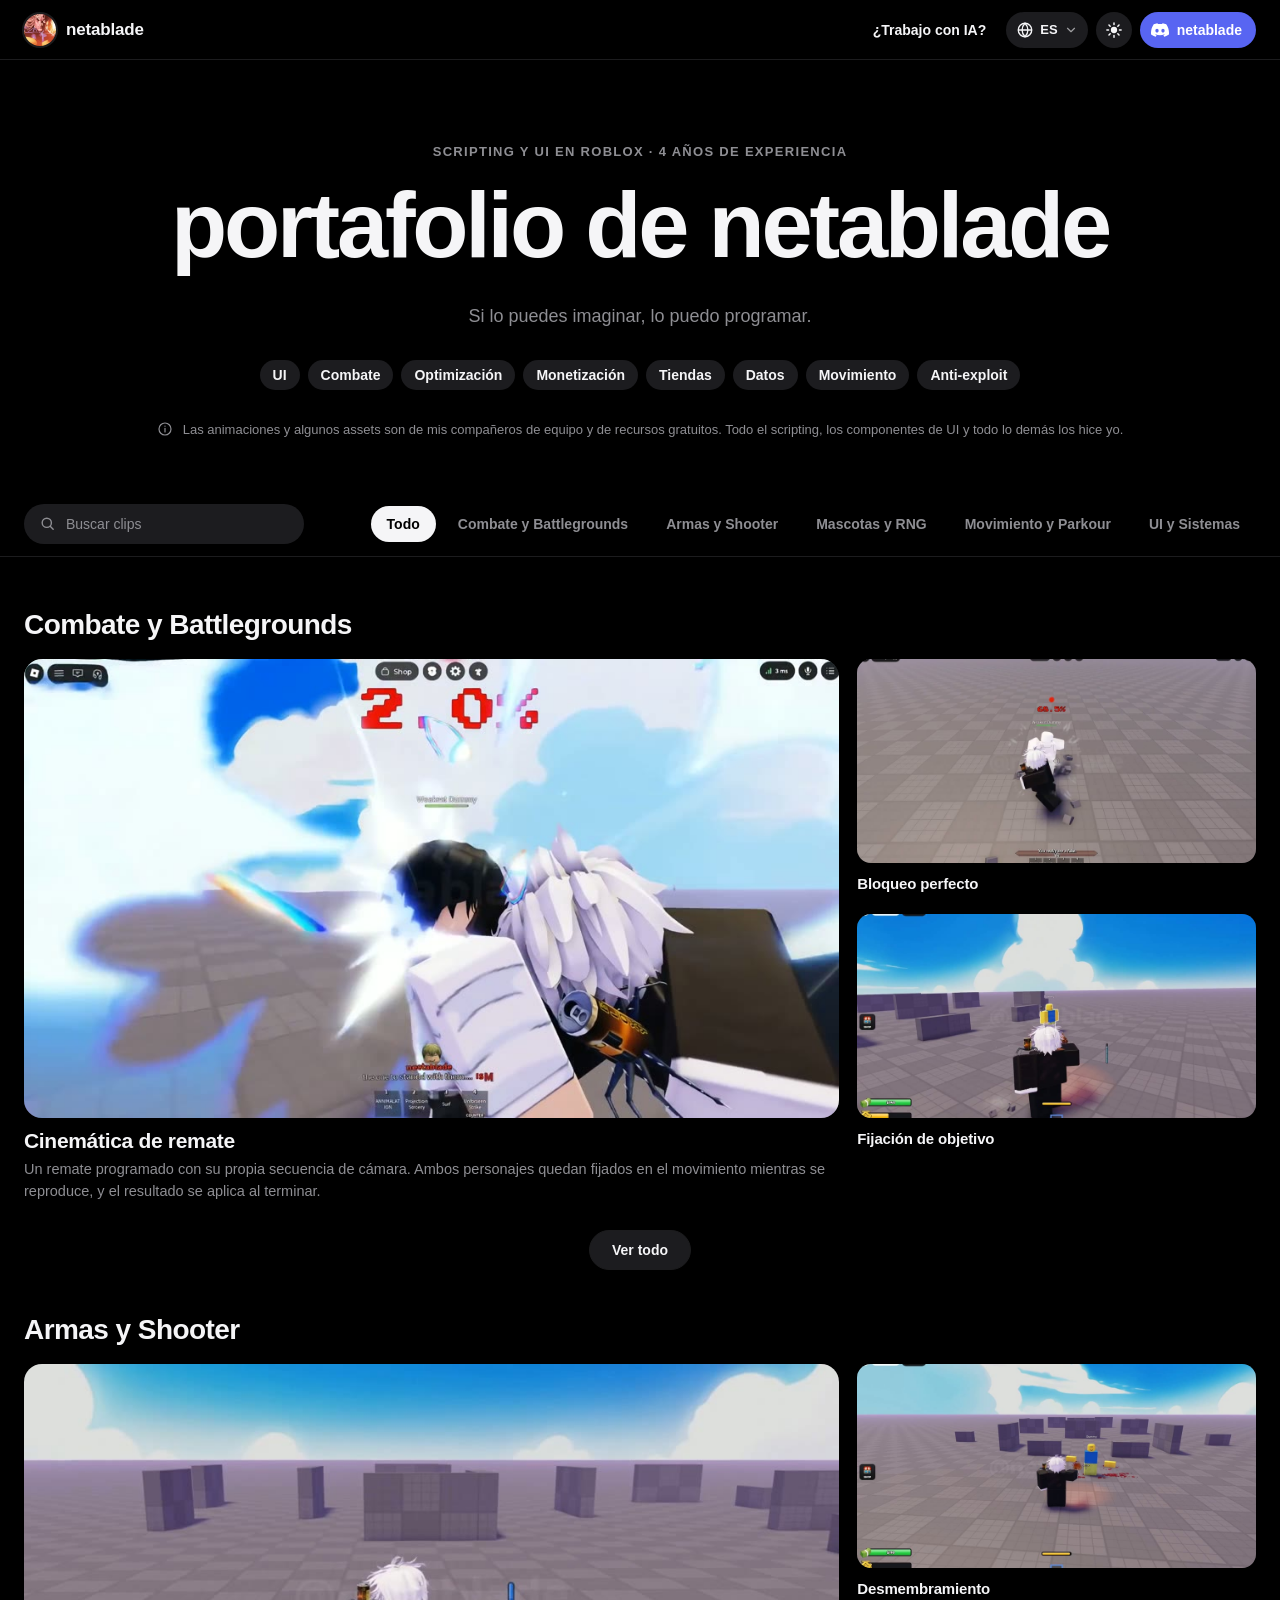
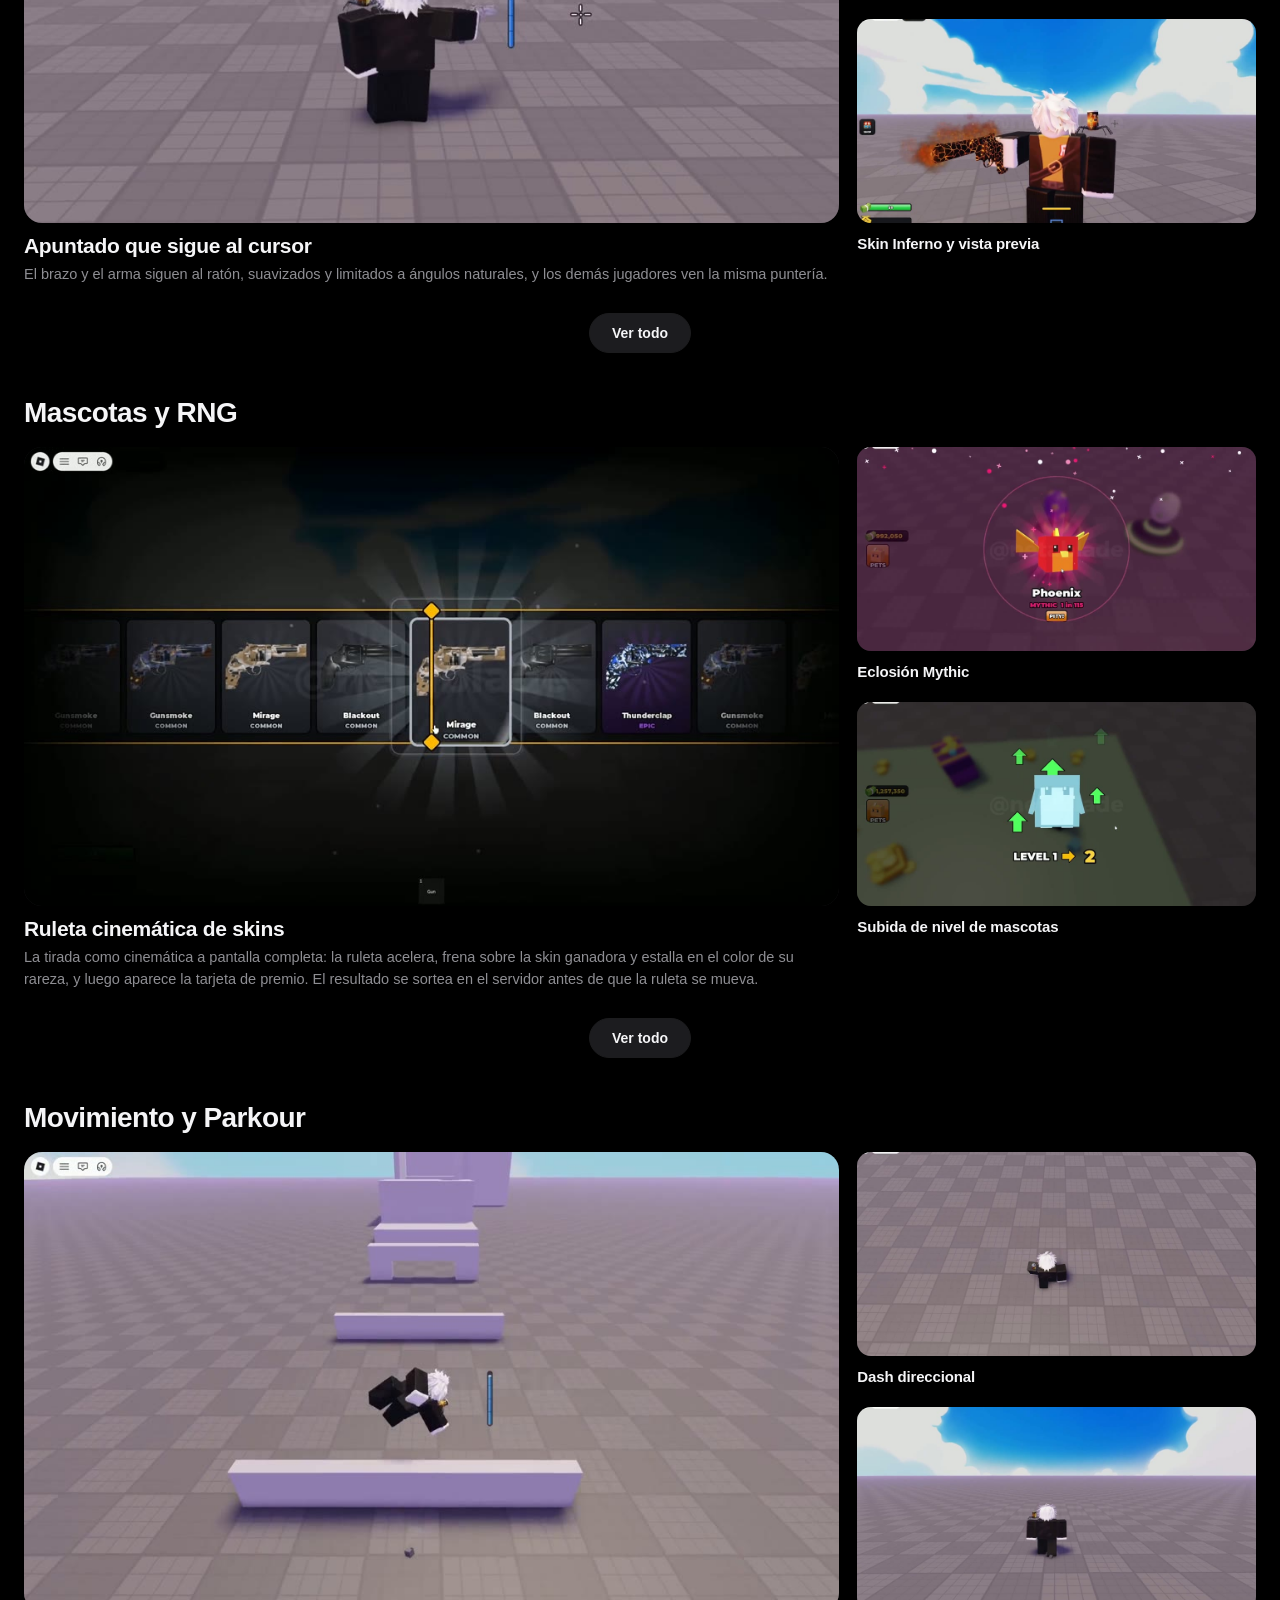
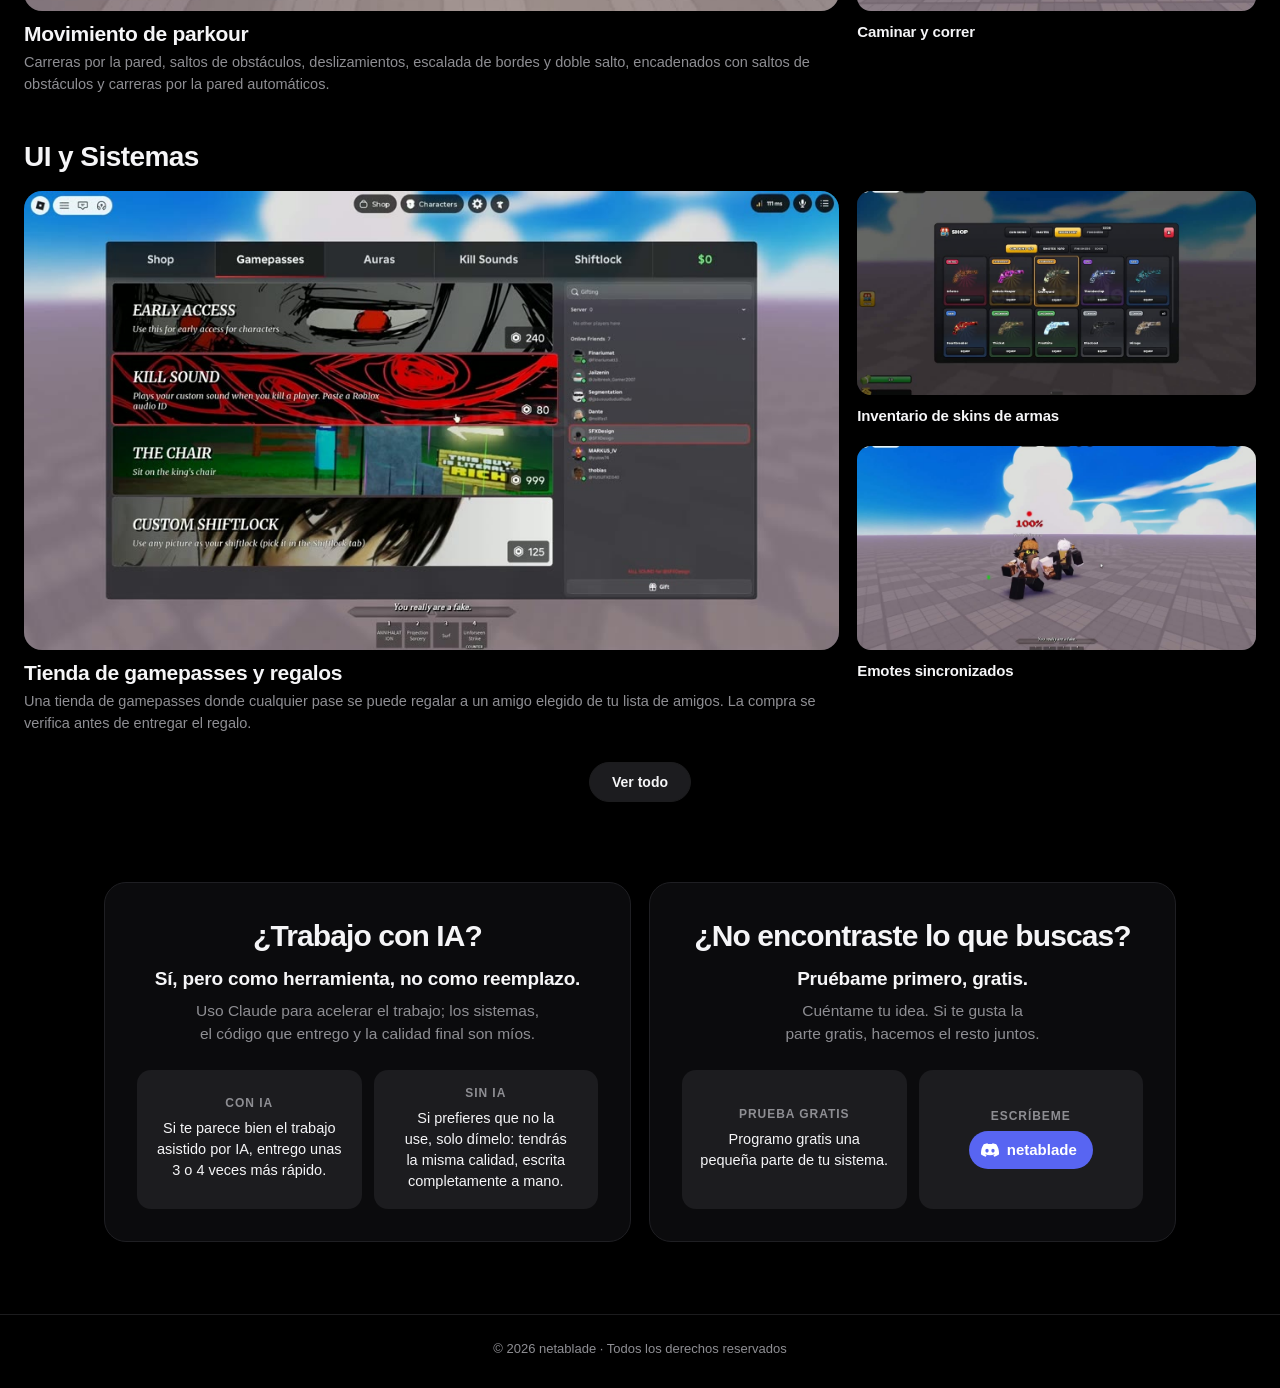
<file: es/index.html>
<!doctype html>
<html lang="es" data-theme="dark" data-root="../">
<head>
	<meta charset="utf-8">
	<meta name="viewport" content="width=device-width, initial-scale=1">
	<title>portafolio de netablade</title>
	<meta name="description" content="Scripting y UI en Roblox · 4 años de experiencia. UI, combate, tiendas y sistemas de datos.">
	<meta name="theme-color" content="#000000">
	<script>
		// (the theme is set before anything draws: dark unless the visitor picked light)
		try { if (localStorage.getItem("theme") === "light") document.documentElement.dataset.theme = "light"; } catch (e) {}
	</script>
	<link rel="icon" href="../favicon.ico" sizes="any">
	<link rel="icon" type="image/png" sizes="32x32" href="../img/icon-32.png">
	<link rel="icon" type="image/png" sizes="192x192" href="../img/icon-192.png">
	<link rel="apple-touch-icon" href="../img/apple-touch-icon.png">
	<link rel="alternate" hreflang="en" href="https://netablade.github.io/">
	<link rel="alternate" hreflang="tr" href="https://netablade.github.io/tr/">
	<link rel="alternate" hreflang="es" href="https://netablade.github.io/es/">
	<link rel="alternate" hreflang="pt" href="https://netablade.github.io/pt/">
	<link rel="alternate" hreflang="x-default" href="https://netablade.github.io/">
	<!-- the card a shared link shows (Discord, Twitter...): the reel as a GIF, so Discord plays it by itself, looping
	     (a video there would wait for a click). Made by ai-video/reel/make_reel.sh; keep it under 8 MB. -->
	<meta property="og:type" content="website">
	<meta property="og:site_name" content="netablade">
	<meta property="og:title" content="portafolio de netablade">
	<meta property="og:description" content="Scripting y UI en Roblox · 4 años de experiencia. UI, combate, tiendas y sistemas de datos. Comisiones abiertas.">
	<meta property="og:url" content="https://netablade.github.io/es/">
	<meta property="og:image" content="https://netablade.github.io/img/reel.gif?v=db56c184">
	<meta property="og:image:type" content="image/gif">
	<meta property="og:image:width" content="400">
	<meta property="og:image:height" content="225">
	<meta name="twitter:card" content="summary_large_image">
	<meta name="twitter:image" content="https://netablade.github.io/img/reel.gif?v=db56c184">
	<link rel="stylesheet" href="../style.css?v=0acecd5c">
</head>
<body>
	<header class="topbar">
		<div class="inner">
			<a class="brand notranslate" href="#"><img class="avatar" src="../img/avatar.webp" alt="" width="32" height="32">netablade</a>
			<nav class="tools">
				<a class="nav-link" href="#ai">¿Trabajo con IA?</a>
				<div class="lang">
					<button class="icon-button lang-button" aria-label="Idioma" aria-haspopup="true"><svg viewBox="0 0 24 24" aria-hidden="true" fill="none" stroke="currentColor" stroke-width="1.8"><circle cx="12" cy="12" r="9"/><path d="M3 12h18M12 3c2.6 2.7 3.9 5.7 3.9 9s-1.3 6.3-3.9 9c-2.6-2.7-3.9-5.7-3.9-9S9.4 5.7 12 3z"/></svg><span class="lang-code notranslate">ES</span><svg class="chevron" viewBox="0 0 24 24" aria-hidden="true" fill="none" stroke="currentColor" stroke-width="2" stroke-linecap="round" stroke-linejoin="round"><path d="M6 9l6 6 6-6"/></svg></button>
					<ul class="lang-menu" role="menu"><li><button data-lang="en"><span class="notranslate">English</span></button></li><li><button data-lang="es" data-page="es/" class="current"><span class="notranslate">Español</span></button></li><li><button data-lang="pt" data-page="pt/"><span class="notranslate">Português</span></button></li><li><button data-lang="fr"><span class="notranslate">Français</span></button></li><li><button data-lang="de"><span class="notranslate">Deutsch</span></button></li><li><button data-lang="it"><span class="notranslate">Italiano</span></button></li><li><button data-lang="ru"><span class="notranslate">Русский</span></button></li><li><button data-lang="tr" data-page="tr/"><span class="notranslate">Türkçe</span></button></li><li><button data-lang="ar"><span class="notranslate">العربية</span></button></li><li><button data-lang="hi"><span class="notranslate">हिन्दी</span></button></li><li><button data-lang="id"><span class="notranslate">Bahasa Indonesia</span></button></li><li><button data-lang="ja"><span class="notranslate">日本語</span></button></li><li><button data-lang="ko"><span class="notranslate">한국어</span></button></li><li><button data-lang="zh-CN"><span class="notranslate">简体中文</span></button></li><li><button data-lang="zh-TW"><span class="notranslate">繁體中文</span></button></li><li><button data-lang="vi"><span class="notranslate">Tiếng Việt</span></button></li><li><button data-lang="th"><span class="notranslate">ไทย</span></button></li><li><button data-lang="pl"><span class="notranslate">Polski</span></button></li><li><button data-lang="nl"><span class="notranslate">Nederlands</span></button></li><li><button data-lang="uk"><span class="notranslate">Українська</span></button></li><li><button data-lang="tl"><span class="notranslate">Filipino</span></button></li><li><button data-lang="ms"><span class="notranslate">Bahasa Melayu</span></button></li><li><button data-lang="sv"><span class="notranslate">Svenska</span></button></li><li><button data-lang="ro"><span class="notranslate">Română</span></button></li><li><button data-lang="cs"><span class="notranslate">Čeština</span></button></li></ul>
				</div>
				<button class="icon-button theme-button" aria-label="Claro u oscuro"><svg class="sun" viewBox="0 0 24 24" aria-hidden="true"><circle cx="12" cy="12" r="4.2" fill="currentColor"/><g stroke="currentColor" stroke-width="2" stroke-linecap="round"><path d="M12 2.5v2.2M12 19.3v2.2M2.5 12h2.2M19.3 12h2.2M5.3 5.3l1.6 1.6M17.1 17.1l1.6 1.6M5.3 18.7l1.6-1.6M17.1 6.9l1.6-1.6"/></g></svg><svg class="moon" viewBox="0 0 24 24" aria-hidden="true"><path fill="currentColor" d="M20.4 14.6A8.6 8.6 0 0 1 9.4 3.6a.6.6 0 0 0-.8-.7A9.6 9.6 0 1 0 21.1 15.4a.6.6 0 0 0-.7-.8z"/></svg></button>
				<button class="discord small" data-copy="netablade" data-done="¡Copiado!" title="Copiar mi nombre de Discord"><svg viewBox="0 0 24 24" aria-hidden="true"><path fill="currentColor" d="M20.317 4.37a19.79 19.79 0 0 0-4.885-1.515.074.074 0 0 0-.079.037c-.211.375-.445.865-.608 1.25a18.27 18.27 0 0 0-5.487 0 12.64 12.64 0 0 0-.618-1.25.077.077 0 0 0-.079-.037A19.74 19.74 0 0 0 3.677 4.37a.07.07 0 0 0-.032.027C.533 9.046-.32 13.58.099 18.058a.082.082 0 0 0 .031.056 19.9 19.9 0 0 0 5.993 3.03.078.078 0 0 0 .084-.028c.462-.63.874-1.295 1.226-1.994a.076.076 0 0 0-.041-.106 13.1 13.1 0 0 1-1.872-.892.077.077 0 0 1-.008-.128c.126-.094.252-.192.372-.291a.074.074 0 0 1 .078-.01c3.928 1.793 8.18 1.793 12.062 0a.074.074 0 0 1 .078.009c.12.1.246.198.373.292a.077.077 0 0 1-.006.127 12.3 12.3 0 0 1-1.873.892.077.077 0 0 0-.041.107c.36.698.772 1.362 1.225 1.993a.076.076 0 0 0 .084.028 19.84 19.84 0 0 0 6.002-3.03.077.077 0 0 0 .032-.054c.5-5.177-.838-9.674-3.549-13.66a.061.061 0 0 0-.031-.03zM8.02 15.331c-1.183 0-2.157-1.085-2.157-2.419 0-1.333.956-2.419 2.157-2.419 1.21 0 2.176 1.096 2.157 2.42 0 1.333-.956 2.418-2.157 2.418zm7.975 0c-1.183 0-2.157-1.085-2.157-2.419 0-1.333.955-2.419 2.157-2.419 1.21 0 2.176 1.096 2.157 2.42 0 1.333-.946 2.418-2.157 2.418z"/></svg><span class="name notranslate">netablade</span></button>
			</nav>
		</div>
	</header>

	<div class="hero">
		<p class="kicker reveal">Scripting y UI en Roblox · 4 años de experiencia</p>
		<h1 class="reveal">portafolio de netablade</h1>
		<p class="tagline reveal">Si lo puedes imaginar, lo puedo programar.</p>
		<div class="chips reveal"><span class="chip-row"><span class="chip">UI</span><span class="chip">Combate</span><span class="chip">Optimización</span><span class="chip">Monetización</span></span><span class="chip-row"><span class="chip">Tiendas</span><span class="chip">Datos</span><span class="chip">Movimiento</span><span class="chip">Anti-exploit</span></span></div>
		<p class="profile-note reveal"><svg viewBox="0 0 24 24" aria-hidden="true" fill="none" stroke="currentColor" stroke-width="1.8" stroke-linecap="round"><circle cx="12" cy="12" r="9"/><path d="M12 11v5.5M12 7.6v.1"/></svg><span>Las animaciones y algunos assets son de mis compañeros de equipo y de recursos gratuitos. Todo el scripting, los componentes de UI y todo lo demás los hice yo.</span></p>
	</div>

	<div class="filters" id="work">
		<div class="inner">
			<label class="search"><svg viewBox="0 0 24 24" aria-hidden="true" fill="none" stroke="currentColor" stroke-width="2" stroke-linecap="round"><circle cx="11" cy="11" r="6.5"/><path d="M20 20l-4.2-4.2"/></svg><input type="search" placeholder="Buscar clips" aria-label="Buscar clips" autocomplete="off"></label>
			<div class="pills">
				<span class="glider" aria-hidden="true"></span>
					<button class="pill active" data-filter="all">Todo</button>
					<button class="pill" data-filter="combat">Combate y Battlegrounds</button>
					<button class="pill" data-filter="guns">Armas y Shooter</button>
					<button class="pill" data-filter="pets">Mascotas y RNG</button>
					<button class="pill" data-filter="movement">Movimiento y Parkour</button>
					<button class="pill" data-filter="ui">UI y Sistemas</button>
			</div>
		</div>
	</div>

	<main>
		<section id="combat" data-category="combat">
			<h2>Combate y Battlegrounds</h2>
			<div class="feature collapsed">
				<article class="clip big" id="finisher-cutscene" data-video="../videos/combat-and-battlegrounds/finisher-cutscene.mp4" data-search="cinematica de remate un remate programado con su propia secuencia de camara. ambos personajes quedan fijados en el movimiento mientras se reproduce, y el resultado se aplica al terminar. combate y battlegrounds finisher cutscene a scripted finisher with its own camera sequence. both characters are locked into the move while it plays, then the result is applied once it ends. combat &amp; battlegrounds">
					<div class="frame">
						<div class="media"><video muted loop playsinline disablepictureinpicture preload="none" poster="../videos/combat-and-battlegrounds/finisher-cutscene.jpg" data-src="../videos/combat-and-battlegrounds/finisher-cutscene-md.mp4"></video></div>
						<div class="about"><p>Un remate programado con su propia secuencia de cámara. Ambos personajes quedan fijados en el movimiento mientras se reproduce, y el resultado se aplica al terminar.</p></div>
					</div>
					<div class="text"><h3 class="title">Cinemática de remate</h3><p class="desc">Un remate programado con su propia secuencia de cámara. Ambos personajes quedan fijados en el movimiento mientras se reproduce, y el resultado se aplica al terminar.</p></div>
				</article>
				<article class="clip small" id="perfect-block" data-video="../videos/combat-and-battlegrounds/perfect-block.mp4" data-search="bloqueo perfecto bloquear justo antes de que llegue el golpe da un bloqueo perfecto: el atacante queda aturdido y el defensor obtiene una apertura libre. combate y battlegrounds perfect block blocking right before a hit lands gives a perfect block: the attacker is stunned and the defender gets a free opening. combat &amp; battlegrounds">
					<div class="frame">
						<div class="media"><video muted loop playsinline disablepictureinpicture preload="none" poster="../videos/combat-and-battlegrounds/perfect-block.jpg" data-src="../videos/combat-and-battlegrounds/perfect-block-md.mp4"></video></div>
						<div class="about"><p>Bloquear justo antes de que llegue el golpe da un bloqueo perfecto: el atacante queda aturdido y el defensor obtiene una apertura libre.</p></div>
					</div>
					<div class="text"><h3 class="title">Bloqueo perfecto</h3><p class="desc">Bloquear justo antes de que llegue el golpe da un bloqueo perfecto: el atacante queda aturdido y el defensor obtiene una apertura libre.</p></div>
				</article>
				<article class="clip small" id="lock-on-targeting" data-video="../videos/combat-and-battlegrounds/lock-on-system.mp4" data-search="fijacion de objetivo se fija en el objetivo mas cercano al centro de la pantalla. camara sobre el hombro en su propio paso de render, el personaje mira al objetivo solo, un resaltado visible a traves de las paredes lo marca, y se suelta al morir o al alejarse. combate y battlegrounds lock-on targeting locks onto the target closest to screen center. over-the-shoulder camera on its own render step, the character auto-faces the target, a see-through highlight marks it, and it releases on death or distance. combat &amp; battlegrounds">
					<div class="frame">
						<div class="media"><video muted loop playsinline disablepictureinpicture preload="none" poster="../videos/combat-and-battlegrounds/lock-on-system.jpg" data-src="../videos/combat-and-battlegrounds/lock-on-system-md.mp4"></video></div>
						<div class="about"><p>Se fija en el objetivo más cercano al centro de la pantalla. Cámara sobre el hombro en su propio paso de render, el personaje mira al objetivo solo, un resaltado visible a través de las paredes lo marca, y se suelta al morir o al alejarse.</p></div>
					</div>
					<div class="text"><h3 class="title">Fijación de objetivo</h3><p class="desc">Se fija en el objetivo más cercano al centro de la pantalla. Cámara sobre el hombro en su propio paso de render, el personaje mira al objetivo solo, un resaltado visible a través de las paredes lo marca, y se suelta al morir o al alejarse.</p></div>
				</article>
				<article class="clip small" id="ground-smash-skill" data-video="../videos/combat-and-battlegrounds/ground-smash-skill.mp4" data-search="habilidad de golpe al suelo una habilidad de varios golpes que termina en un impacto contra el suelo: deteccion de golpes por fase, empuje y un crater con escombros que se limpia solo despues del golpe. combate y battlegrounds ground smash skill a multi-hit skill ending in a ground slam: hit detection per phase, knockback, and a crater with debris that clears itself after the hit. combat &amp; battlegrounds">
					<div class="frame">
						<div class="media"><video muted loop playsinline disablepictureinpicture preload="none" poster="../videos/combat-and-battlegrounds/ground-smash-skill.jpg" data-src="../videos/combat-and-battlegrounds/ground-smash-skill-md.mp4"></video></div>
						<div class="about"><p>Una habilidad de varios golpes que termina en un impacto contra el suelo: detección de golpes por fase, empuje y un cráter con escombros que se limpia solo después del golpe.</p></div>
					</div>
					<div class="text"><h3 class="title">Habilidad de golpe al suelo</h3><p class="desc">Una habilidad de varios golpes que termina en un impacto contra el suelo: detección de golpes por fase, empuje y un cráter con escombros que se limpia solo después del golpe.</p></div>
				</article>
				<article class="clip small" id="m1-optimization-old-vs-new" data-video="../videos/combat-and-battlegrounds/m1-optimization-old-vs-new.mp4" data-search="optimizacion del m1: antes vs ahora izquierda: el golpe solo aparecia cuando volvia la copia del servidor, un ping entero despues del clic. derecha: la prediccion del lado del cliente lo inicia en el mismo frame del clic, y el servidor sigue decidiendo cada golpe. combate y battlegrounds m1 optimization: old vs new left: the swing only showed up once the server's copy came back, a full ping after the click. right: client-side prediction starts it on the same frame you click, while the server still decides every hit. combat &amp; battlegrounds">
					<div class="frame">
						<div class="media"><video muted loop playsinline disablepictureinpicture preload="none" poster="../videos/combat-and-battlegrounds/m1-optimization-old-vs-new.jpg" data-src="../videos/combat-and-battlegrounds/m1-optimization-old-vs-new-md.mp4"></video></div>
						<div class="about"><p>Izquierda: el golpe solo aparecía cuando volvía la copia del servidor, un ping entero después del clic. Derecha: la predicción del lado del cliente lo inicia en el mismo frame del clic, y el servidor sigue decidiendo cada golpe.</p></div>
					</div>
					<div class="text"><h3 class="title">Optimización del M1: antes vs ahora</h3><p class="desc">Izquierda: el golpe solo aparecía cuando volvía la copia del servidor, un ping entero después del clic. Derecha: la predicción del lado del cliente lo inicia en el mismo frame del clic, y el servidor sigue decidiendo cada golpe.</p></div>
				</article>
				<article class="clip small" id="grab-and-slam-skill" data-video="../videos/combat-and-battlegrounds/grab-slam-skill.mp4" data-search="habilidad de agarre y azote un agarre que sujeta al objetivo durante toda la animacion, luego lo azota y lo lanza, con vfx sincronizados con los keyframes de la animacion. combate y battlegrounds grab &amp; slam skill a grab that holds the target through the whole animation, then slams and launches them, with vfx timed to the animation's keyframes. combat &amp; battlegrounds">
					<div class="frame">
						<div class="media"><video muted loop playsinline disablepictureinpicture preload="none" poster="../videos/combat-and-battlegrounds/grab-slam-skill.jpg" data-src="../videos/combat-and-battlegrounds/grab-slam-skill-md.mp4"></video></div>
						<div class="about"><p>Un agarre que sujeta al objetivo durante toda la animación, luego lo azota y lo lanza, con VFX sincronizados con los keyframes de la animación.</p></div>
					</div>
					<div class="text"><h3 class="title">Habilidad de agarre y azote</h3><p class="desc">Un agarre que sujeta al objetivo durante toda la animación, luego lo azota y lo lanza, con VFX sincronizados con los keyframes de la animación.</p></div>
				</article>
				<article class="clip small" id="4-hit-m1-combo" data-video="../videos/combat-and-battlegrounds/m1-combo.mp4" data-search="combo m1 de 4 golpes un combo basico de 4 golpes con contador de combo, temporizador de reinicio y empuje en el ultimo golpe. la prediccion del lado del cliente inicia el golpe en el momento en que haces clic. combate y battlegrounds 4-hit m1 combo a 4-hit basic combo with a combo counter, reset timer and knockback on the last hit. client-side prediction starts the swing the moment you click. combat &amp; battlegrounds">
					<div class="frame">
						<div class="media"><video muted loop playsinline disablepictureinpicture preload="none" poster="../videos/combat-and-battlegrounds/m1-combo.jpg" data-src="../videos/combat-and-battlegrounds/m1-combo-md.mp4"></video></div>
						<div class="about"><p>Un combo básico de 4 golpes con contador de combo, temporizador de reinicio y empuje en el último golpe. La predicción del lado del cliente inicia el golpe en el momento en que haces clic.</p></div>
					</div>
					<div class="text"><h3 class="title">Combo M1 de 4 golpes</h3><p class="desc">Un combo básico de 4 golpes con contador de combo, temporizador de reinicio y empuje en el último golpe. La predicción del lado del cliente inicia el golpe en el momento en que haces clic.</p></div>
				</article>
				<article class="clip small" id="counter" data-video="../videos/combat-and-battlegrounds/counter.mp4" data-search="contraataque una postura de contraataque: si te golpean dentro de su ventana, cancela el movimiento del atacante y responde con su propia animacion. combate y battlegrounds counter a counter stance: getting hit inside its window cancels the attacker's move and hits back with its own animation. combat &amp; battlegrounds">
					<div class="frame">
						<div class="media"><video muted loop playsinline disablepictureinpicture preload="none" poster="../videos/combat-and-battlegrounds/counter.jpg" data-src="../videos/combat-and-battlegrounds/counter-md.mp4"></video></div>
						<div class="about"><p>Una postura de contraataque: si te golpean dentro de su ventana, cancela el movimiento del atacante y responde con su propia animación.</p></div>
					</div>
					<div class="text"><h3 class="title">Contraataque</h3><p class="desc">Una postura de contraataque: si te golpean dentro de su ventana, cancela el movimiento del atacante y responde con su propia animación.</p></div>
				</article>
				<article class="clip small" id="awakening-transformation" data-video="../videos/combat-and-battlegrounds/awakening-animation.mp4" data-search="transformacion de despertar la secuencia de despertar: una transformacion a pantalla completa con trabajo de camara, efectos y un set de movimientos potenciado despues. combate y battlegrounds awakening transformation the awakening sequence: a full-screen transformation with camera work, effects and a powered-up moveset afterwards. combat &amp; battlegrounds">
					<div class="frame">
						<div class="media"><video muted loop playsinline disablepictureinpicture preload="none" poster="../videos/combat-and-battlegrounds/awakening-animation.jpg" data-src="../videos/combat-and-battlegrounds/awakening-animation-md.mp4"></video></div>
						<div class="about"><p>La secuencia de despertar: una transformación a pantalla completa con trabajo de cámara, efectos y un set de movimientos potenciado después.</p></div>
					</div>
					<div class="text"><h3 class="title">Transformación de despertar</h3><p class="desc">La secuencia de despertar: una transformación a pantalla completa con trabajo de cámara, efectos y un set de movimientos potenciado después.</p></div>
				</article>
				<article class="clip small" id="combat-dashes" data-video="../videos/combat-and-battlegrounds/dashes.mp4" data-search="dashes de combate dashes direccionales con sus propias animaciones, estelas y tiempos de recarga, usables en mitad de un combo. combate y battlegrounds combat dashes directional dashes with their own animations, trails and cooldowns, usable mid-combo. combat &amp; battlegrounds">
					<div class="frame">
						<div class="media"><video muted loop playsinline disablepictureinpicture preload="none" poster="../videos/combat-and-battlegrounds/dashes.jpg" data-src="../videos/combat-and-battlegrounds/dashes-md.mp4"></video></div>
						<div class="about"><p>Dashes direccionales con sus propias animaciones, estelas y tiempos de recarga, usables en mitad de un combo.</p></div>
					</div>
					<div class="text"><h3 class="title">Dashes de combate</h3><p class="desc">Dashes direccionales con sus propias animaciones, estelas y tiempos de recarga, usables en mitad de un combo.</p></div>
				</article>
				<article class="clip small" id="front-dash-finisher" data-video="../videos/combat-and-battlegrounds/front-dash-finisher.mp4" data-search="remate con dash frontal un dash hacia adelante que se convierte en un golpe final cuando conecta, encadenado directamente desde el combo. combate y battlegrounds front dash finisher a forward dash that turns into a finishing strike when it connects, chaining straight out of the combo. combat &amp; battlegrounds">
					<div class="frame">
						<div class="media"><video muted loop playsinline disablepictureinpicture preload="none" poster="../videos/combat-and-battlegrounds/front-dash-finisher.jpg" data-src="../videos/combat-and-battlegrounds/front-dash-finisher-md.mp4"></video></div>
						<div class="about"><p>Un dash hacia adelante que se convierte en un golpe final cuando conecta, encadenado directamente desde el combo.</p></div>
					</div>
					<div class="text"><h3 class="title">Remate con dash frontal</h3><p class="desc">Un dash hacia adelante que se convierte en un golpe final cuando conecta, encadenado directamente desde el combo.</p></div>
				</article>
			</div>
			<button class="more" data-more="Ver todo" data-less="Ver menos">Ver todo</button>
		</section>

		<section id="guns" data-category="guns">
			<h2>Armas y Shooter</h2>
			<div class="feature collapsed">
				<article class="clip big" id="cursor-follow-aiming" data-video="../videos/guns-and-shooter/cursor-follow-aim.mp4" data-search="apuntado que sigue al cursor el brazo y el arma siguen al raton, suavizados y limitados a angulos naturales, y los demas jugadores ven la misma punteria. armas y shooter cursor-follow aiming the arm and the gun follow the mouse, smoothed and limited to natural angles, and other players see the same aim. guns &amp; shooter">
					<div class="frame">
						<div class="media"><video muted loop playsinline disablepictureinpicture preload="none" poster="../videos/guns-and-shooter/cursor-follow-aim.jpg" data-src="../videos/guns-and-shooter/cursor-follow-aim-md.mp4"></video></div>
						<div class="about"><p>El brazo y el arma siguen al ratón, suavizados y limitados a ángulos naturales, y los demás jugadores ven la misma puntería.</p></div>
					</div>
					<div class="text"><h3 class="title">Apuntado que sigue al cursor</h3><p class="desc">El brazo y el arma siguen al ratón, suavizados y limitados a ángulos naturales, y los demás jugadores ven la misma puntería.</p></div>
				</article>
				<article class="clip small" id="limb-dismemberment" data-video="../videos/guns-and-shooter/dummy-limb-shots.mp4" data-search="desmembramiento cada impacto comprueba que parte del cuerpo recibio el disparo: un brazo o una pierna se desprende y sale volando con el impulso de la bala, un disparo en la muneca sangra y un tiro a la cabeza mata. la fisica la controla quien dispara, asi que reacciona al instante. armas y shooter limb dismemberment each hit checks which body part was hit: an upper arm or a leg comes off and flies with the bullet's momentum, a wrist hit bleeds, and a headshot kills. physics is owned by the shooter, so it reacts instantly. guns &amp; shooter">
					<div class="frame">
						<div class="media"><video muted loop playsinline disablepictureinpicture preload="none" poster="../videos/guns-and-shooter/dummy-limb-shots.jpg" data-src="../videos/guns-and-shooter/dummy-limb-shots-md.mp4"></video></div>
						<div class="about"><p>Cada impacto comprueba qué parte del cuerpo recibió el disparo: un brazo o una pierna se desprende y sale volando con el impulso de la bala, un disparo en la muñeca sangra y un tiro a la cabeza mata. La física la controla quien dispara, así que reacciona al instante.</p></div>
					</div>
					<div class="text"><h3 class="title">Desmembramiento</h3><p class="desc">Cada impacto comprueba qué parte del cuerpo recibió el disparo: un brazo o una pierna se desprende y sale volando con el impulso de la bala, un disparo en la muñeca sangra y un tiro a la cabeza mata. La física la controla quien dispara, así que reacciona al instante.</p></div>
				</article>
				<article class="clip small" id="inferno-skin-and-preview" data-video="../videos/guns-and-shooter/inferno-gun-skin-preview.mp4" data-search="skin inferno y vista previa una skin de arma con sus propias texturas y efectos de fuego, y una vista previa en el inventario antes de equiparla. armas y shooter inferno skin &amp; preview a gun skin with its own textures and fire effects, and a preview of it in the inventory before you equip it. guns &amp; shooter">
					<div class="frame">
						<div class="media"><video muted loop playsinline disablepictureinpicture preload="none" poster="../videos/guns-and-shooter/inferno-gun-skin-preview.jpg" data-src="../videos/guns-and-shooter/inferno-gun-skin-preview-md.mp4"></video></div>
						<div class="about"><p>Una skin de arma con sus propias texturas y efectos de fuego, y una vista previa en el inventario antes de equiparla.</p></div>
					</div>
					<div class="text"><h3 class="title">Skin Inferno y vista previa</h3><p class="desc">Una skin de arma con sus propias texturas y efectos de fuego, y una vista previa en el inventario antes de equiparla.</p></div>
				</article>
				<article class="clip small" id="run-and-gun" data-video="../videos/guns-and-shooter/running-and-shooting.mp4" data-search="correr y disparar disparar mientras corres: la punteria, el retroceso y el balanceo de brazos siguen funcionando en movimiento, y cada disparo se valida en el servidor. armas y shooter run &amp; gun shooting while sprinting: the aim, recoil and arm sway keep working on the move, and every shot is checked on the server. guns &amp; shooter">
					<div class="frame">
						<div class="media"><video muted loop playsinline disablepictureinpicture preload="none" poster="../videos/guns-and-shooter/running-and-shooting.jpg" data-src="../videos/guns-and-shooter/running-and-shooting-md.mp4"></video></div>
						<div class="about"><p>Disparar mientras corres: la puntería, el retroceso y el balanceo de brazos siguen funcionando en movimiento, y cada disparo se valida en el servidor.</p></div>
					</div>
					<div class="text"><h3 class="title">Correr y disparar</h3><p class="desc">Disparar mientras corres: la puntería, el retroceso y el balanceo de brazos siguen funcionando en movimiento, y cada disparo se valida en el servidor.</p></div>
				</article>
				<article class="clip small" id="ragdoll-and-blood-impacts" data-video="../videos/guns-and-shooter/dummy-shoot-preview.mp4" data-search="ragdoll e impactos de sangre reacciones a los disparos en un maniqui con ragdoll: gotas de sangre que vuelan en arcos reales y salpican el suelo, manchas de heridas en el cuerpo y luego un respawn. armas y shooter ragdoll &amp; blood impacts hit reactions on a ragdoll dummy: blood drops that fly in real arcs and splat on the ground, wound stains on the body, then a respawn. guns &amp; shooter">
					<div class="frame">
						<div class="media"><video muted loop playsinline disablepictureinpicture preload="none" poster="../videos/guns-and-shooter/dummy-shoot-preview.jpg" data-src="../videos/guns-and-shooter/dummy-shoot-preview-md.mp4"></video></div>
						<div class="about"><p>Reacciones a los disparos en un maniquí con ragdoll: gotas de sangre que vuelan en arcos reales y salpican el suelo, manchas de heridas en el cuerpo y luego un respawn.</p></div>
					</div>
					<div class="text"><h3 class="title">Ragdoll e impactos de sangre</h3><p class="desc">Reacciones a los disparos en un maniquí con ragdoll: gotas de sangre que vuelan en arcos reales y salpican el suelo, manchas de heridas en el cuerpo y luego un respawn.</p></div>
				</article>
			</div>
			<button class="more" data-more="Ver todo" data-less="Ver menos">Ver todo</button>
		</section>

		<section id="pets" data-category="pets">
			<h2>Mascotas y RNG</h2>
			<div class="feature collapsed">
				<article class="clip big" id="cinematic-gun-skin-spin" data-video="../videos/pets-and-rng/cinematic-gun-skin-spin.mp4" data-search="ruleta cinematica de skins la tirada como cinematica a pantalla completa: la ruleta acelera, frena sobre la skin ganadora y estalla en el color de su rareza, y luego aparece la tarjeta de premio. el resultado se sortea en el servidor antes de que la ruleta se mueva. mascotas y rng cinematic gun skin spin the spin as a full-screen cinematic: the reel speeds up, slows down onto the winning skin and bursts in its rarity color, then the reward card shows. the result is rolled on the server before the reel moves. pets &amp; rng">
					<div class="frame">
						<div class="media"><video muted loop playsinline disablepictureinpicture preload="none" poster="../videos/pets-and-rng/cinematic-gun-skin-spin.jpg" data-src="../videos/pets-and-rng/cinematic-gun-skin-spin-md.mp4"></video></div>
						<div class="about"><p>La tirada como cinemática a pantalla completa: la ruleta acelera, frena sobre la skin ganadora y estalla en el color de su rareza, y luego aparece la tarjeta de premio. El resultado se sortea en el servidor antes de que la ruleta se mueva.</p></div>
					</div>
					<div class="text"><h3 class="title">Ruleta cinemática de skins</h3><p class="desc">La tirada como cinemática a pantalla completa: la ruleta acelera, frena sobre la skin ganadora y estalla en el color de su rareza, y luego aparece la tarjeta de premio. El resultado se sortea en el servidor antes de que la ruleta se mueva.</p></div>
				</article>
				<article class="clip small" id="mythic-hatch" data-video="../videos/pets-and-rng/mythic-hatch.mp4" data-search="eclosion mythic el nivel mas raro: una carga mas larga, un tinte en la pantalla, rayos, destellos y un temblor de pantalla. las probabilidades salen de pesos con suerte y un contador de pity. mascotas y rng mythic hatch the rarest tier: a longer charge-up, a screen tint, rays, sparkles and a screen shake. the odds come from weighted chances with luck and a pity counter. pets &amp; rng">
					<div class="frame">
						<div class="media"><video muted loop playsinline disablepictureinpicture preload="none" poster="../videos/pets-and-rng/mythic-hatch.jpg" data-src="../videos/pets-and-rng/mythic-hatch-md.mp4"></video></div>
						<div class="about"><p>El nivel más raro: una carga más larga, un tinte en la pantalla, rayos, destellos y un temblor de pantalla. Las probabilidades salen de pesos con suerte y un contador de pity.</p></div>
					</div>
					<div class="text"><h3 class="title">Eclosión Mythic</h3><p class="desc">El nivel más raro: una carga más larga, un tinte en la pantalla, rayos, destellos y un temblor de pantalla. Las probabilidades salen de pesos con suerte y un contador de pity.</p></div>
				</article>
				<article class="clip small" id="pet-level-up" data-video="../videos/pets-and-rng/pet-level-up.mp4" data-search="subida de nivel de mascotas las mascotas ganan xp con cada golpe y suben de nivel, y cada nivel aumenta su poder. una cinematica corta muestra la mascota y su nuevo nivel. mascotas y rng pet level up pets earn xp for every hit and level up, each level adding to their power. a short cutscene shows the pet and its new level. pets &amp; rng">
					<div class="frame">
						<div class="media"><video muted loop playsinline disablepictureinpicture preload="none" poster="../videos/pets-and-rng/pet-level-up.jpg" data-src="../videos/pets-and-rng/pet-level-up-md.mp4"></video></div>
						<div class="about"><p>Las mascotas ganan XP con cada golpe y suben de nivel, y cada nivel aumenta su poder. Una cinemática corta muestra la mascota y su nuevo nivel.</p></div>
					</div>
					<div class="text"><h3 class="title">Subida de nivel de mascotas</h3><p class="desc">Las mascotas ganan XP con cada golpe y suben de nivel, y cada nivel aumenta su poder. Una cinemática corta muestra la mascota y su nuevo nivel.</p></div>
				</article>
				<article class="clip small" id="click-to-crack-egg-hatching" data-video="../videos/pets-and-rng/egg-hatching.mp4" data-search="eclosion de huevos con clics cada clic agrieta el huevo en un lugar nuevo y la luz de su rareza se filtra por las grietas. las mascotas comunes salen rapido; legendary y mythic piden mas clics, se cargan y estallan. el servidor elige la mascota. mascotas y rng click-to-crack egg hatching every click cracks the egg somewhere new and its rarity's light leaks through the cracks. common pets open fast; legendary and mythic take more clicks, charge up and burst. the server rolls the pet. pets &amp; rng">
					<div class="frame">
						<div class="media"><video muted loop playsinline disablepictureinpicture preload="none" poster="../videos/pets-and-rng/egg-hatching.jpg" data-src="../videos/pets-and-rng/egg-hatching-md.mp4"></video></div>
						<div class="about"><p>Cada clic agrieta el huevo en un lugar nuevo y la luz de su rareza se filtra por las grietas. Las mascotas comunes salen rápido; Legendary y Mythic piden más clics, se cargan y estallan. El servidor elige la mascota.</p></div>
					</div>
					<div class="text"><h3 class="title">Eclosión de huevos con clics</h3><p class="desc">Cada clic agrieta el huevo en un lugar nuevo y la luz de su rareza se filtra por las grietas. Las mascotas comunes salen rápido; Legendary y Mythic piden más clics, se cargan y estallan. El servidor elige la mascota.</p></div>
				</article>
				<article class="clip small" id="pets-breaking-coins" data-video="../videos/pets-and-rng/pets-breaking-coins.mp4" data-search="mascotas rompiendo monedas haz clic en un monton de monedas y tus mascotas corren a atacarlo. cada golpe lo aplica el servidor con el poder de la mascota, se muestra como numero de dano y las monedas se reparten segun el dano hecho. mascotas y rng pets breaking coins click a coin pile and your pets run over and attack it. each hit is dealt by the server with the pet's power, shown as a damage number, and coins are split by damage dealt. pets &amp; rng">
					<div class="frame">
						<div class="media"><video muted loop playsinline disablepictureinpicture preload="none" poster="../videos/pets-and-rng/pets-breaking-coins.jpg" data-src="../videos/pets-and-rng/pets-breaking-coins-md.mp4"></video></div>
						<div class="about"><p>Haz clic en un montón de monedas y tus mascotas corren a atacarlo. Cada golpe lo aplica el servidor con el poder de la mascota, se muestra como número de daño y las monedas se reparten según el daño hecho.</p></div>
					</div>
					<div class="text"><h3 class="title">Mascotas rompiendo monedas</h3><p class="desc">Haz clic en un montón de monedas y tus mascotas corren a atacarlo. Cada golpe lo aplica el servidor con el poder de la mascota, se muestra como número de daño y las monedas se reparten según el daño hecho.</p></div>
				</article>
				<article class="clip small" id="rainbow-mutation" data-video="../videos/pets-and-rng/rainbow-mutation.mp4" data-search="mutacion rainbow las mutaciones se sortean aparte de la mascota (gold, diamond, rainbow) y multiplican su poder. las mascotas rainbow van cambiando de color. mascotas y rng rainbow mutation mutations roll separately from the pet (gold, diamond, rainbow) and multiply its power. rainbow pets cycle their colors. pets &amp; rng">
					<div class="frame">
						<div class="media"><video muted loop playsinline disablepictureinpicture preload="none" poster="../videos/pets-and-rng/rainbow-mutation.jpg" data-src="../videos/pets-and-rng/rainbow-mutation-md.mp4"></video></div>
						<div class="about"><p>Las mutaciones se sortean aparte de la mascota (Gold, Diamond, Rainbow) y multiplican su poder. Las mascotas Rainbow van cambiando de color.</p></div>
					</div>
					<div class="text"><h3 class="title">Mutación Rainbow</h3><p class="desc">Las mutaciones se sortean aparte de la mascota (Gold, Diamond, Rainbow) y multiplican su poder. Las mascotas Rainbow van cambiando de color.</p></div>
				</article>
				<article class="clip small" id="cinematic-emote-spin" data-video="../videos/pets-and-rng/cinematic-emote-spin.mp4" data-search="ruleta cinematica de emotes la misma ruleta cinematica para emotes, cada casilla con la pose del emote, terminando en el emote ganado con su estallido de rareza y su tarjeta de premio. mascotas y rng cinematic emote spin the same cinematic reel for emotes, every slot showing the emote's pose, ending on the won emote with its rarity burst and reward card. pets &amp; rng">
					<div class="frame">
						<div class="media"><video muted loop playsinline disablepictureinpicture preload="none" poster="../videos/pets-and-rng/cinematic-emote-spin.jpg" data-src="../videos/pets-and-rng/cinematic-emote-spin-md.mp4"></video></div>
						<div class="about"><p>La misma ruleta cinemática para emotes, cada casilla con la pose del emote, terminando en el emote ganado con su estallido de rareza y su tarjeta de premio.</p></div>
					</div>
					<div class="text"><h3 class="title">Ruleta cinemática de emotes</h3><p class="desc">La misma ruleta cinemática para emotes, cada casilla con la pose del emote, terminando en el emote ganado con su estallido de rareza y su tarjeta de premio.</p></div>
				</article>
				<article class="clip small" id="pet-inventory-and-following" data-video="../videos/pets-and-rng/pet-inventory-following.mp4" data-search="inventario y mascotas que te siguen un inventario agrupado con equipar lo mejor. las mascotas equipadas te siguen en todos los clientes: las que caminan saltan detras de ti y las voladoras flotan, ajustadas al suelo que tienen debajo. mascotas y rng pet inventory &amp; following a stacked inventory with equip best. equipped pets follow you on every client: walkers hop behind you and flyers hover, snapped to the ground below them. pets &amp; rng">
					<div class="frame">
						<div class="media"><video muted loop playsinline disablepictureinpicture preload="none" poster="../videos/pets-and-rng/pet-inventory-following.jpg" data-src="../videos/pets-and-rng/pet-inventory-following-md.mp4"></video></div>
						<div class="about"><p>Un inventario agrupado con Equipar lo mejor. Las mascotas equipadas te siguen en todos los clientes: las que caminan saltan detrás de ti y las voladoras flotan, ajustadas al suelo que tienen debajo.</p></div>
					</div>
					<div class="text"><h3 class="title">Inventario y mascotas que te siguen</h3><p class="desc">Un inventario agrupado con Equipar lo mejor. Las mascotas equipadas te siguen en todos los clientes: las que caminan saltan detrás de ti y las voladoras flotan, ajustadas al suelo que tienen debajo.</p></div>
				</article>
				<article class="clip small" id="auto-hatch" data-video="../videos/pets-and-rng/auto-hatch.mp4" data-search="eclosion automatica abre huevos solo, de tres en tres si te alcanza, y se detiene cuando te alejas o te quedas sin monedas. mascotas y rng auto hatch opens eggs on its own, three at a time when you can afford it, and stops when you walk away or run out of coins. pets &amp; rng">
					<div class="frame">
						<div class="media"><video muted loop playsinline disablepictureinpicture preload="none" poster="../videos/pets-and-rng/auto-hatch.jpg" data-src="../videos/pets-and-rng/auto-hatch-md.mp4"></video></div>
						<div class="about"><p>Abre huevos solo, de tres en tres si te alcanza, y se detiene cuando te alejas o te quedas sin monedas.</p></div>
					</div>
					<div class="text"><h3 class="title">Eclosión automática</h3><p class="desc">Abre huevos solo, de tres en tres si te alcanza, y se detiene cuando te alejas o te quedas sin monedas.</p></div>
				</article>
				<article class="clip small" id="gun-skin-spin" data-video="../videos/pets-and-rng/spin-system-ui.mp4" data-search="ruleta de skins de armas la tienda de tiradas de skins de armas: rarezas con pesos, paquetes de 1 a 50 tiradas y una lista de posibles premios con la probabilidad de cada skin. mascotas y rng gun skin spin the gun skin spin shop: weighted rarities, 1 to 50 spin packs and a possible-rewards list showing every skin's odds. pets &amp; rng">
					<div class="frame">
						<div class="media"><video muted loop playsinline disablepictureinpicture preload="none" poster="../videos/pets-and-rng/spin-system-ui.jpg" data-src="../videos/pets-and-rng/spin-system-ui-md.mp4"></video></div>
						<div class="about"><p>La tienda de tiradas de skins de armas: rarezas con pesos, paquetes de 1 a 50 tiradas y una lista de posibles premios con la probabilidad de cada skin.</p></div>
					</div>
					<div class="text"><h3 class="title">Ruleta de skins de armas</h3><p class="desc">La tienda de tiradas de skins de armas: rarezas con pesos, paquetes de 1 a 50 tiradas y una lista de posibles premios con la probabilidad de cada skin.</p></div>
				</article>
				<article class="clip small" id="emote-spin" data-video="../videos/pets-and-rng/emote-spin-system-ui.mp4" data-search="ruleta de emotes la tienda de tiradas de emotes con paquetes de tiradas, la lista de posibles premios y vistas previas animadas de cada emote en la ruleta. mascotas y rng emote spin the emote spin shop with spin packs, the possible-rewards list and animated previews of each emote on the reel. pets &amp; rng">
					<div class="frame">
						<div class="media"><video muted loop playsinline disablepictureinpicture preload="none" poster="../videos/pets-and-rng/emote-spin-system-ui.jpg" data-src="../videos/pets-and-rng/emote-spin-system-ui-md.mp4"></video></div>
						<div class="about"><p>La tienda de tiradas de emotes con paquetes de tiradas, la lista de posibles premios y vistas previas animadas de cada emote en la ruleta.</p></div>
					</div>
					<div class="text"><h3 class="title">Ruleta de emotes</h3><p class="desc">La tienda de tiradas de emotes con paquetes de tiradas, la lista de posibles premios y vistas previas animadas de cada emote en la ruleta.</p></div>
				</article>
			</div>
			<button class="more" data-more="Ver todo" data-less="Ver menos">Ver todo</button>
		</section>

		<section id="movement" data-category="movement">
			<h2>Movimiento y Parkour</h2>
			<div class="feature collapsed">
				<article class="clip big" id="parkour-movement" data-video="../videos/movement-and-parkour/parkour.mp4" data-search="movimiento de parkour carreras por la pared, saltos de obstaculos, deslizamientos, escalada de bordes y doble salto, encadenados con saltos de obstaculos y carreras por la pared automaticos. movimiento y parkour parkour movement wall runs, vaults, slides, ledge climbs and double jumps, chained together with automatic vaulting and wall running. movement &amp; parkour">
					<div class="frame">
						<div class="media"><video muted loop playsinline disablepictureinpicture preload="none" poster="../videos/movement-and-parkour/parkour.jpg" data-src="../videos/movement-and-parkour/parkour-md.mp4"></video></div>
						<div class="about"><p>Carreras por la pared, saltos de obstáculos, deslizamientos, escalada de bordes y doble salto, encadenados con saltos de obstáculos y carreras por la pared automáticos.</p></div>
					</div>
					<div class="text"><h3 class="title">Movimiento de parkour</h3><p class="desc">Carreras por la pared, saltos de obstáculos, deslizamientos, escalada de bordes y doble salto, encadenados con saltos de obstáculos y carreras por la pared automáticos.</p></div>
				</article>
				<article class="clip small" id="directional-dash" data-video="../videos/movement-and-parkour/basic-dash.mp4" data-search="dash direccional dashes hacia adelante, atras y a los lados con sus propias animaciones, una estela en los laterales y un sonido que oyen todos los que estan cerca. movimiento y parkour directional dash front, back and side dashes with their own animations, a trail on side dashes, and a sound everyone in range hears. movement &amp; parkour">
					<div class="frame">
						<div class="media"><video muted loop playsinline disablepictureinpicture preload="none" poster="../videos/movement-and-parkour/basic-dash.jpg" data-src="../videos/movement-and-parkour/basic-dash-md.mp4"></video></div>
						<div class="about"><p>Dashes hacia adelante, atrás y a los lados con sus propias animaciones, una estela en los laterales y un sonido que oyen todos los que están cerca.</p></div>
					</div>
					<div class="text"><h3 class="title">Dash direccional</h3><p class="desc">Dashes hacia adelante, atrás y a los lados con sus propias animaciones, una estela en los laterales y un sonido que oyen todos los que están cerca.</p></div>
				</article>
				<article class="clip small" id="walk-and-sprint" data-video="../videos/movement-and-parkour/walk-run.mp4" data-search="caminar y correr caminar y esprintar con barra de estamina, animaciones de carrera y un movimiento de camara que sigue tu velocidad. movimiento y parkour walk &amp; sprint walking and sprinting with a stamina bar, run animations and camera motion that follows your speed. movement &amp; parkour">
					<div class="frame">
						<div class="media"><video muted loop playsinline disablepictureinpicture preload="none" poster="../videos/movement-and-parkour/walk-run.jpg" data-src="../videos/movement-and-parkour/walk-run-md.mp4"></video></div>
						<div class="about"><p>Caminar y esprintar con barra de estamina, animaciones de carrera y un movimiento de cámara que sigue tu velocidad.</p></div>
					</div>
					<div class="text"><h3 class="title">Caminar y correr</h3><p class="desc">Caminar y esprintar con barra de estamina, animaciones de carrera y un movimiento de cámara que sigue tu velocidad.</p></div>
				</article>
			</div>
		</section>

		<section id="ui" data-category="ui">
			<h2>UI y Sistemas</h2>
			<div class="feature collapsed">
				<article class="clip big" id="gamepass-shop-and-gifting" data-video="../videos/ui-and-systems/pass-shop-gifting.mp4" data-search="tienda de gamepasses y regalos una tienda de gamepasses donde cualquier pase se puede regalar a un amigo elegido de tu lista de amigos. la compra se verifica antes de entregar el regalo. ui y sistemas gamepass shop &amp; gifting a gamepass shop where any pass can be gifted to a friend picked from your friends list. the purchase is verified before the gift is delivered. ui &amp; systems">
					<div class="frame">
						<div class="media"><video muted loop playsinline disablepictureinpicture preload="none" poster="../videos/ui-and-systems/pass-shop-gifting.jpg" data-src="../videos/ui-and-systems/pass-shop-gifting-md.mp4"></video></div>
						<div class="about"><p>Una tienda de gamepasses donde cualquier pase se puede regalar a un amigo elegido de tu lista de amigos. La compra se verifica antes de entregar el regalo.</p></div>
					</div>
					<div class="text"><h3 class="title">Tienda de gamepasses y regalos</h3><p class="desc">Una tienda de gamepasses donde cualquier pase se puede regalar a un amigo elegido de tu lista de amigos. La compra se verifica antes de entregar el regalo.</p></div>
				</article>
				<article class="clip small" id="gun-skin-inventory" data-video="../videos/ui-and-systems/gun-skins-inventory-ui.mp4" data-search="inventario de skins de armas tus skins de armas con su rareza; al equipar una, el arma se actualiza al momento. ui y sistemas gun skin inventory owned gun skins with their rarity, and equipping one updates the gun right away. ui &amp; systems">
					<div class="frame">
						<div class="media"><video muted loop playsinline disablepictureinpicture preload="none" poster="../videos/ui-and-systems/gun-skins-inventory-ui.jpg" data-src="../videos/ui-and-systems/gun-skins-inventory-ui-md.mp4"></video></div>
						<div class="about"><p>Tus skins de armas con su rareza; al equipar una, el arma se actualiza al momento.</p></div>
					</div>
					<div class="text"><h3 class="title">Inventario de skins de armas</h3><p class="desc">Tus skins de armas con su rareza; al equipar una, el arma se actualiza al momento.</p></div>
				</article>
				<article class="clip small" id="synced-emotes" data-video="../videos/ui-and-systems/sync-emote.mp4" data-search="emotes sincronizados unete al emote de alguien y bailen sincronizados: las animaciones empiezan desde el mismo punto y la cancion se oye una sola vez. ui y sistemas synced emotes join someone's emote and dance in sync: the animations start from the same point and the song is heard once. ui &amp; systems">
					<div class="frame">
						<div class="media"><video muted loop playsinline disablepictureinpicture preload="none" poster="../videos/ui-and-systems/sync-emote.jpg" data-src="../videos/ui-and-systems/sync-emote-md.mp4"></video></div>
						<div class="about"><p>Únete al emote de alguien y bailen sincronizados: las animaciones empiezan desde el mismo punto y la canción se oye una sola vez.</p></div>
					</div>
					<div class="text"><h3 class="title">Emotes sincronizados</h3><p class="desc">Únete al emote de alguien y bailen sincronizados: las animaciones empiezan desde el mismo punto y la canción se oye una sola vez.</p></div>
				</article>
				<article class="clip small" id="emote-shop" data-video="../videos/ui-and-systems/emote-shop.mp4" data-search="tienda de emotes explora y compra emotes con vistas previas en vivo sobre tu propio personaje. ui y sistemas emote shop browse and buy emotes with live previews on your own character. ui &amp; systems">
					<div class="frame">
						<div class="media"><video muted loop playsinline disablepictureinpicture preload="none" poster="../videos/ui-and-systems/emote-shop.jpg" data-src="../videos/ui-and-systems/emote-shop-md.mp4"></video></div>
						<div class="about"><p>Explora y compra emotes con vistas previas en vivo sobre tu propio personaje.</p></div>
					</div>
					<div class="text"><h3 class="title">Tienda de emotes</h3><p class="desc">Explora y compra emotes con vistas previas en vivo sobre tu propio personaje.</p></div>
				</article>
				<article class="clip small" id="emote-wheel" data-video="../videos/ui-and-systems/emote-wheel.mp4" data-search="rueda de emotes una rueda radial de emotes: manten pulsado para abrirla, elige una casilla y el emote se reproduce para todos. ui y sistemas emote wheel a radial emote wheel: hold to open, pick a slot, and the emote plays for everyone. ui &amp; systems">
					<div class="frame">
						<div class="media"><video muted loop playsinline disablepictureinpicture preload="none" poster="../videos/ui-and-systems/emote-wheel.jpg" data-src="../videos/ui-and-systems/emote-wheel-md.mp4"></video></div>
						<div class="about"><p>Una rueda radial de emotes: mantén pulsado para abrirla, elige una casilla y el emote se reproduce para todos.</p></div>
					</div>
					<div class="text"><h3 class="title">Rueda de emotes</h3><p class="desc">Una rueda radial de emotes: mantén pulsado para abrirla, elige una casilla y el emote se reproduce para todos.</p></div>
				</article>
				<article class="clip small" id="custom-leaderboard" data-video="../videos/ui-and-systems/custom-leaderboard.mp4" data-search="tabla de clasificacion propia una tabla de clasificacion dentro del juego que reemplaza la lista de jugadores por defecto de roblox. ui y sistemas custom leaderboard a custom in-game leaderboard that replaces roblox's default player list. ui &amp; systems">
					<div class="frame">
						<div class="media"><video muted loop playsinline disablepictureinpicture preload="none" poster="../videos/ui-and-systems/custom-leaderboard.jpg" data-src="../videos/ui-and-systems/custom-leaderboard-md.mp4"></video></div>
						<div class="about"><p>Una tabla de clasificación dentro del juego que reemplaza la lista de jugadores por defecto de Roblox.</p></div>
					</div>
					<div class="text"><h3 class="title">Tabla de clasificación propia</h3><p class="desc">Una tabla de clasificación dentro del juego que reemplaza la lista de jugadores por defecto de Roblox.</p></div>
				</article>
				<article class="clip small" id="aura-unlock-pop-up" data-video="../videos/ui-and-systems/custom-aura-popup.mp4" data-search="pop-up de aura desbloqueada un pop-up animado al desbloquear un aura, que muestra cual conseguiste. ui y sistemas aura unlock pop-up an animated pop-up when you unlock an aura, showing which aura you got. ui &amp; systems">
					<div class="frame">
						<div class="media"><video muted loop playsinline disablepictureinpicture preload="none" poster="../videos/ui-and-systems/custom-aura-popup.jpg" data-src="../videos/ui-and-systems/custom-aura-popup-md.mp4"></video></div>
						<div class="about"><p>Un pop-up animado al desbloquear un aura, que muestra cuál conseguiste.</p></div>
					</div>
					<div class="text"><h3 class="title">Pop-up de aura desbloqueada</h3><p class="desc">Un pop-up animado al desbloquear un aura, que muestra cuál conseguiste.</p></div>
				</article>
				<article class="clip small" id="aura-selection" data-video="../videos/ui-and-systems/aura-selection.mp4" data-search="seleccion de auras elige y equipa tus auras, cada una con una vista previa antes de equiparla. ui y sistemas aura selection pick and equip your auras, each with a preview before you equip it. ui &amp; systems">
					<div class="frame">
						<div class="media"><video muted loop playsinline disablepictureinpicture preload="none" poster="../videos/ui-and-systems/aura-selection.jpg" data-src="../videos/ui-and-systems/aura-selection-md.mp4"></video></div>
						<div class="about"><p>Elige y equipa tus auras, cada una con una vista previa antes de equiparla.</p></div>
					</div>
					<div class="text"><h3 class="title">Selección de auras</h3><p class="desc">Elige y equipa tus auras, cada una con una vista previa antes de equiparla.</p></div>
				</article>
				<article class="clip small" id="emote-inventory" data-video="../videos/ui-and-systems/emote-inventory-ui.mp4" data-search="inventario de emotes todos tus emotes en una lista, listos para ponerlos en la rueda. ui y sistemas emote inventory all your owned emotes in one list, ready to put on the wheel. ui &amp; systems">
					<div class="frame">
						<div class="media"><video muted loop playsinline disablepictureinpicture preload="none" poster="../videos/ui-and-systems/emote-inventory-ui.jpg" data-src="../videos/ui-and-systems/emote-inventory-ui-md.mp4"></video></div>
						<div class="about"><p>Todos tus emotes en una lista, listos para ponerlos en la rueda.</p></div>
					</div>
					<div class="text"><h3 class="title">Inventario de emotes</h3><p class="desc">Todos tus emotes en una lista, listos para ponerlos en la rueda.</p></div>
				</article>
				<article class="clip small" id="emote-slot-replace" data-video="../videos/ui-and-systems/emote-replace-selection.mp4" data-search="cambiar emotes de la rueda cambia el emote de cualquier casilla de la rueda desde tu inventario; el menu se despliega alrededor de la rueda. ui y sistemas emote slot replace swap the emote in any wheel slot from your inventory; the menu slides open around the wheel. ui &amp; systems">
					<div class="frame">
						<div class="media"><video muted loop playsinline disablepictureinpicture preload="none" poster="../videos/ui-and-systems/emote-replace-selection.jpg" data-src="../videos/ui-and-systems/emote-replace-selection-md.mp4"></video></div>
						<div class="about"><p>Cambia el emote de cualquier casilla de la rueda desde tu inventario; el menú se despliega alrededor de la rueda.</p></div>
					</div>
					<div class="text"><h3 class="title">Cambiar emotes de la rueda</h3><p class="desc">Cambia el emote de cualquier casilla de la rueda desde tu inventario; el menú se despliega alrededor de la rueda.</p></div>
				</article>
			</div>
			<button class="more" data-more="Ver todo" data-less="Ver menos">Ver todo</button>
		</section>
		<p class="empty" hidden>Ningún clip coincide con esa búsqueda.</p>
	</main>

	<section class="ai" id="ai">
		<div class="ai-card reveal">
			<h2>¿Trabajo con IA?</h2>
			<p class="lead">Sí, pero como herramienta, no como reemplazo.</p>
			<p class="body">Uso Claude para acelerar el trabajo; los sistemas, el código que entrego y la calidad final son míos.</p>
			<div class="ai-options">
				<div class="option"><span class="option-label">Con IA</span><p>Si te parece bien el trabajo asistido por IA, entrego unas 3 o 4 veces más rápido.</p></div>
				<div class="option"><span class="option-label">Sin IA</span><p>Si prefieres que no la use, solo dímelo: tendrás la misma calidad, escrita completamente a mano.</p></div>
			</div>
		</div>
		<div class="ai-card reveal">
			<h2>¿No encontraste lo que buscas?</h2>
			<p class="lead">Pruébame primero, gratis.</p>
			<p class="body">Cuéntame tu idea. Si te gusta la parte gratis, hacemos el resto juntos.</p>
			<div class="ai-options">
				<div class="option"><span class="option-label">Prueba gratis</span><p>Programo gratis una pequeña parte de tu sistema.</p></div>
				<div class="option"><span class="option-label">Escríbeme</span><button class="discord" data-copy="netablade" data-done="¡Copiado!" title="Copiar mi nombre de Discord"><svg viewBox="0 0 24 24" aria-hidden="true"><path fill="currentColor" d="M20.317 4.37a19.79 19.79 0 0 0-4.885-1.515.074.074 0 0 0-.079.037c-.211.375-.445.865-.608 1.25a18.27 18.27 0 0 0-5.487 0 12.64 12.64 0 0 0-.618-1.25.077.077 0 0 0-.079-.037A19.74 19.74 0 0 0 3.677 4.37a.07.07 0 0 0-.032.027C.533 9.046-.32 13.58.099 18.058a.082.082 0 0 0 .031.056 19.9 19.9 0 0 0 5.993 3.03.078.078 0 0 0 .084-.028c.462-.63.874-1.295 1.226-1.994a.076.076 0 0 0-.041-.106 13.1 13.1 0 0 1-1.872-.892.077.077 0 0 1-.008-.128c.126-.094.252-.192.372-.291a.074.074 0 0 1 .078-.01c3.928 1.793 8.18 1.793 12.062 0a.074.074 0 0 1 .078.009c.12.1.246.198.373.292a.077.077 0 0 1-.006.127 12.3 12.3 0 0 1-1.873.892.077.077 0 0 0-.041.107c.36.698.772 1.362 1.225 1.993a.076.076 0 0 0 .084.028 19.84 19.84 0 0 0 6.002-3.03.077.077 0 0 0 .032-.054c.5-5.177-.838-9.674-3.549-13.66a.061.061 0 0 0-.031-.03zM8.02 15.331c-1.183 0-2.157-1.085-2.157-2.419 0-1.333.956-2.419 2.157-2.419 1.21 0 2.176 1.096 2.157 2.42 0 1.333-.956 2.418-2.157 2.418zm7.975 0c-1.183 0-2.157-1.085-2.157-2.419 0-1.333.955-2.419 2.157-2.419 1.21 0 2.176 1.096 2.157 2.42 0 1.333-.946 2.418-2.157 2.418z"/></svg><span class="name notranslate">netablade</span></button></div>
			</div>
		</div>
	</section>

	<footer>
		<div class="inner">
			<p class="copyright">© 2026 <span class="notranslate">netablade</span> · Todos los derechos reservados</p>
		</div>
	</footer>

	<div class="viewer" id="viewer" aria-hidden="true">
		<button class="close" aria-label="Cerrar">×</button>
		<button class="step prev" aria-label="Clip anterior"><svg viewBox="0 0 24 24" aria-hidden="true" fill="none" stroke="currentColor" stroke-width="2.2" stroke-linecap="round" stroke-linejoin="round"><path d="M15 5l-7 7 7 7"/></svg></button>
		<button class="step next" aria-label="Clip siguiente"><svg viewBox="0 0 24 24" aria-hidden="true" fill="none" stroke="currentColor" stroke-width="2.2" stroke-linecap="round" stroke-linejoin="round"><path d="M9 5l7 7-7 7"/></svg></button>
		<div class="viewer-box">
			<video controls loop playsinline muted></video>
			<div class="viewer-head">
				<h3 class="caption"></h3>
				<button class="copy-link" data-done="¡Copiado!"><svg viewBox="0 0 24 24" aria-hidden="true" fill="none" stroke="currentColor" stroke-width="2" stroke-linecap="round"><path d="M10 14a4.5 4.5 0 0 0 6.4 0l3-3a4.5 4.5 0 0 0-6.4-6.4l-1.2 1.2"/><path d="M14 10a4.5 4.5 0 0 0-6.4 0l-3 3a4.5 4.5 0 0 0 6.4 6.4l1.2-1.2"/></svg><span>Copiar enlace</span></button>
			</div>
			<p class="viewer-desc"></p>
		</div>
	</div>

	<script src="../script.js?v=18d4b568"></script>
</body>
</html>
</file>
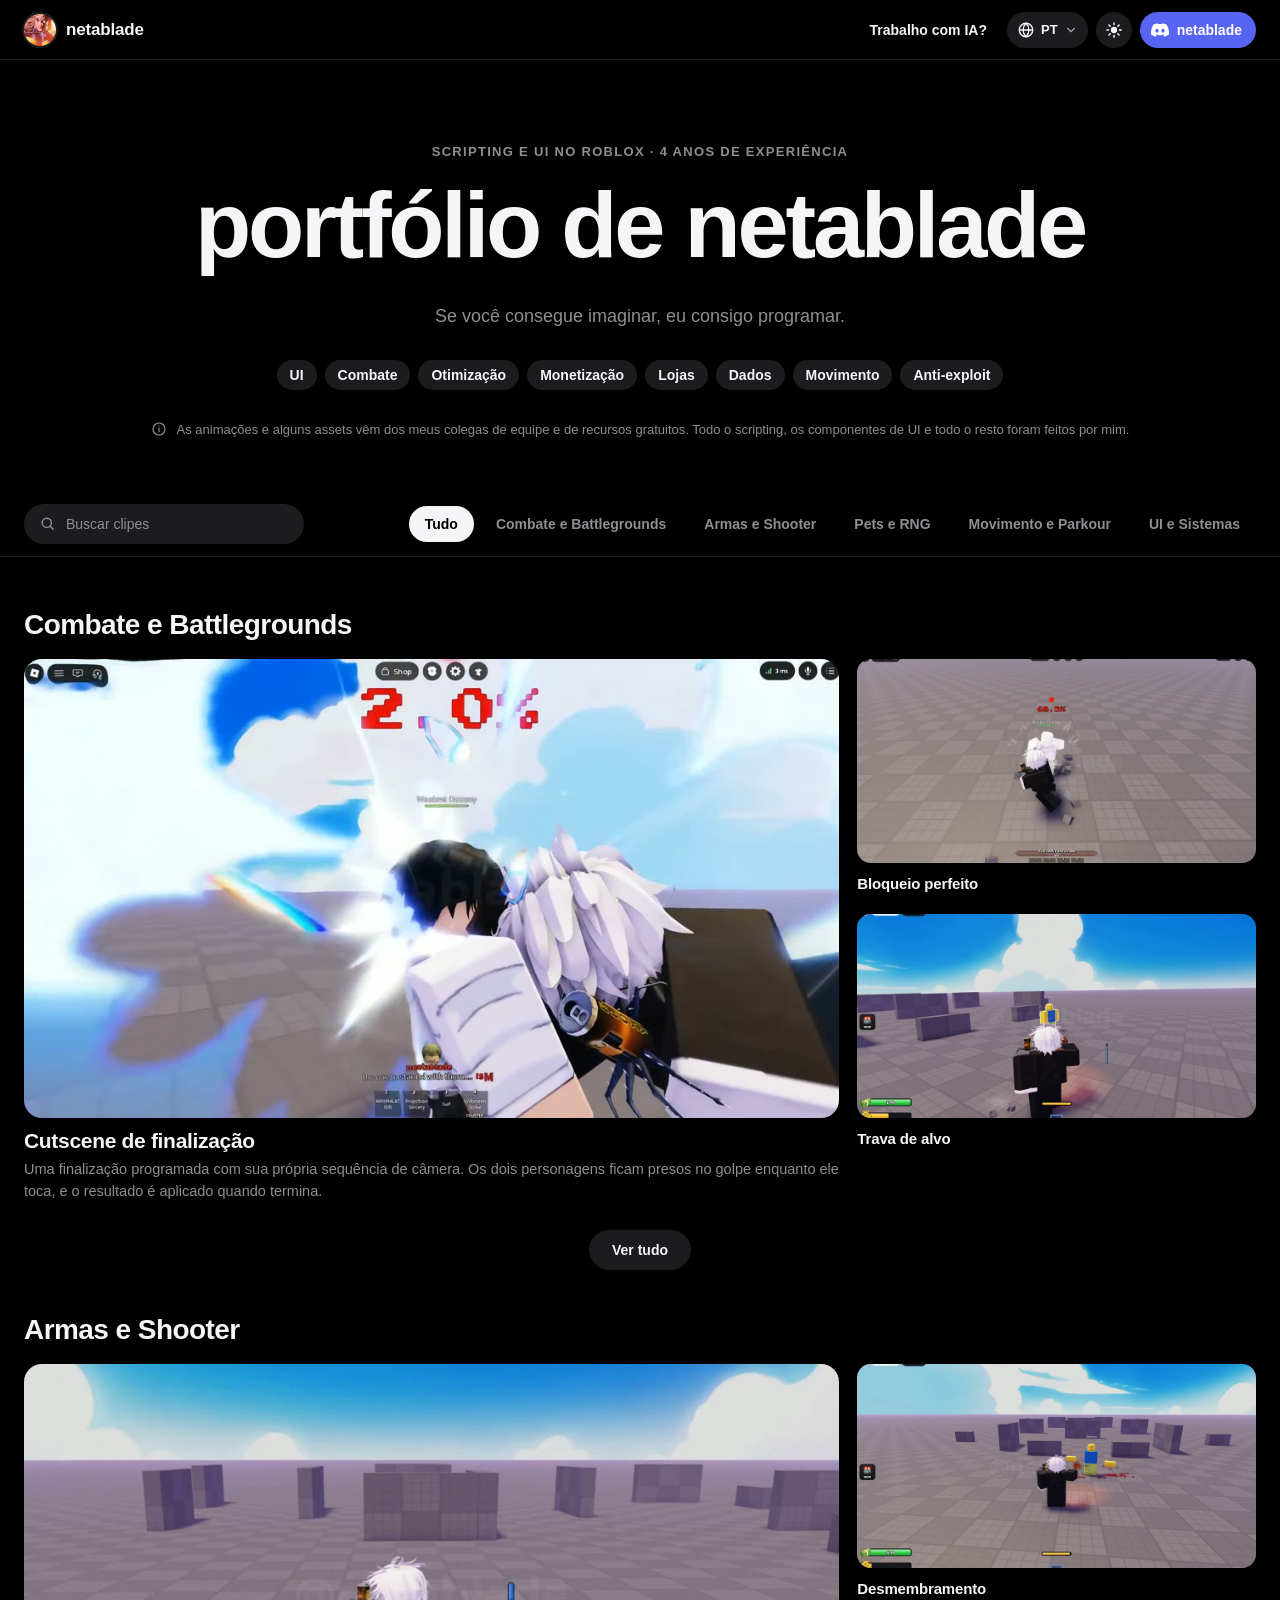
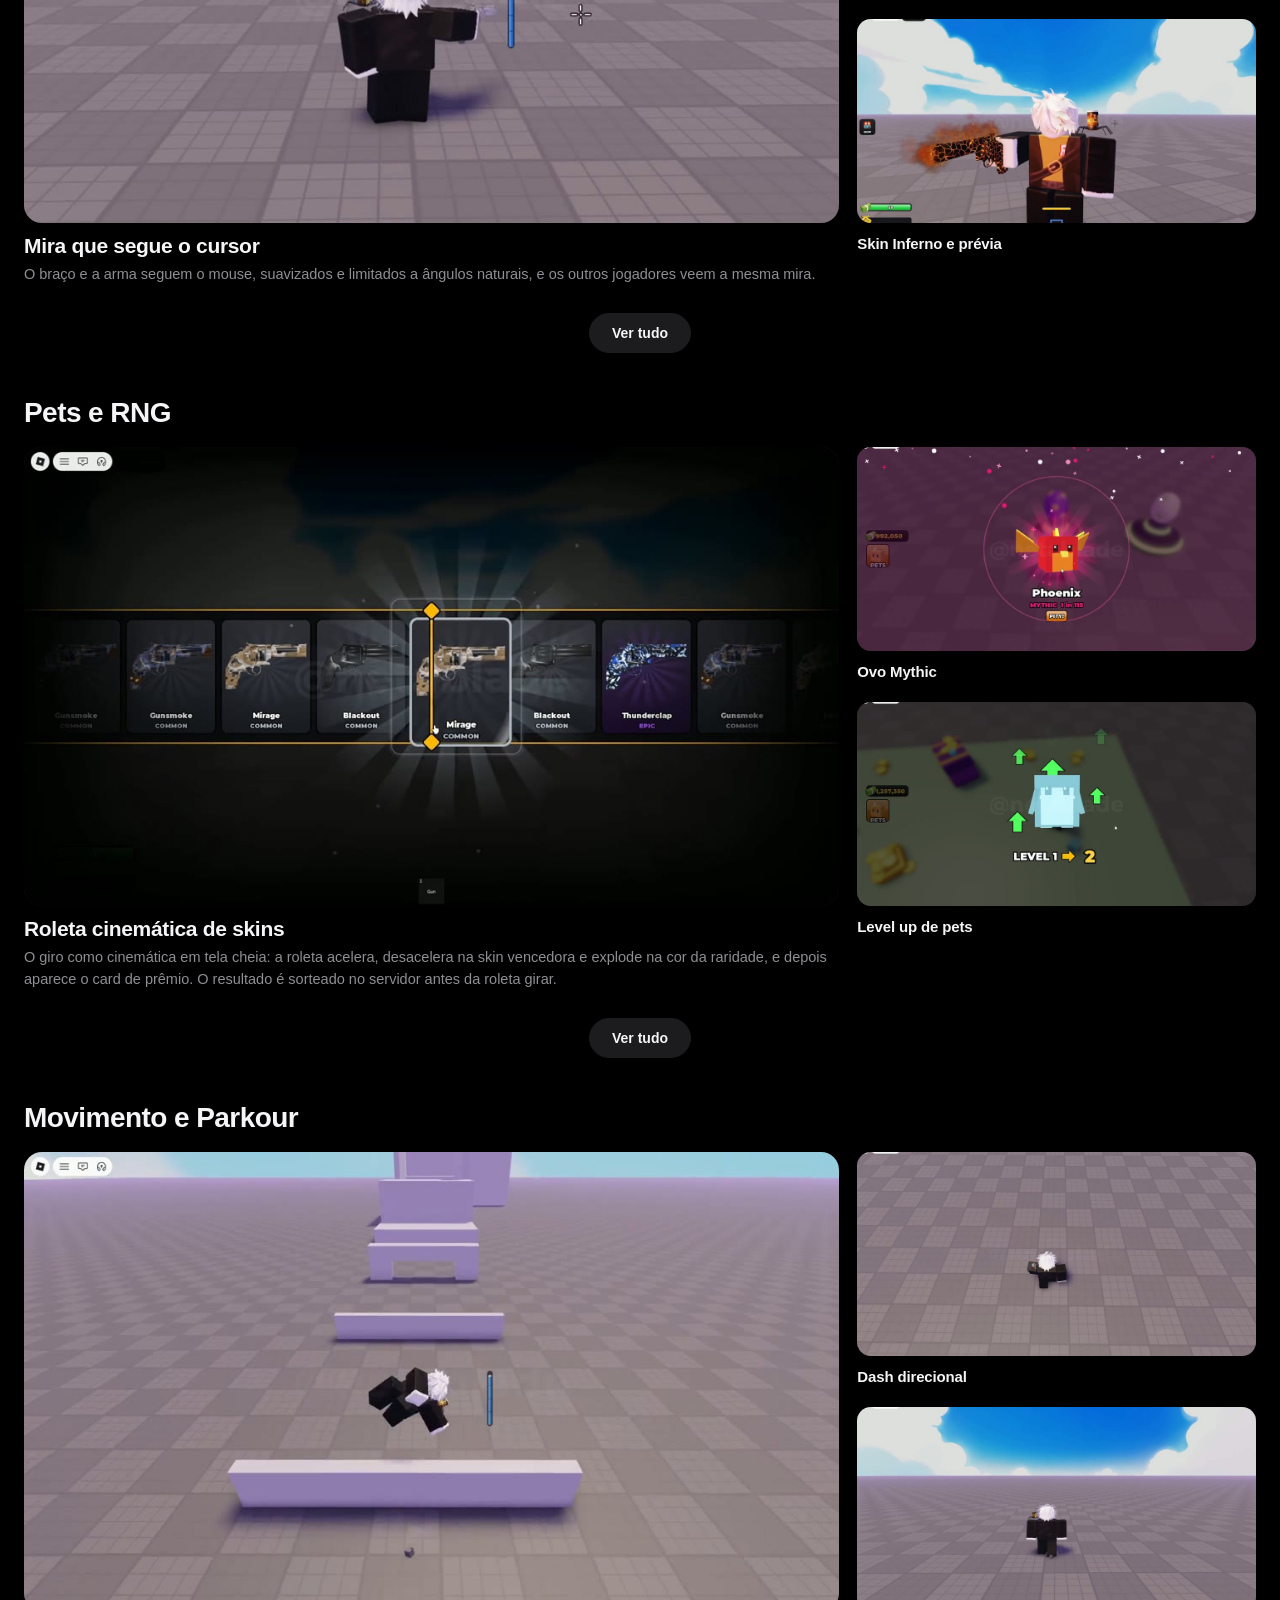
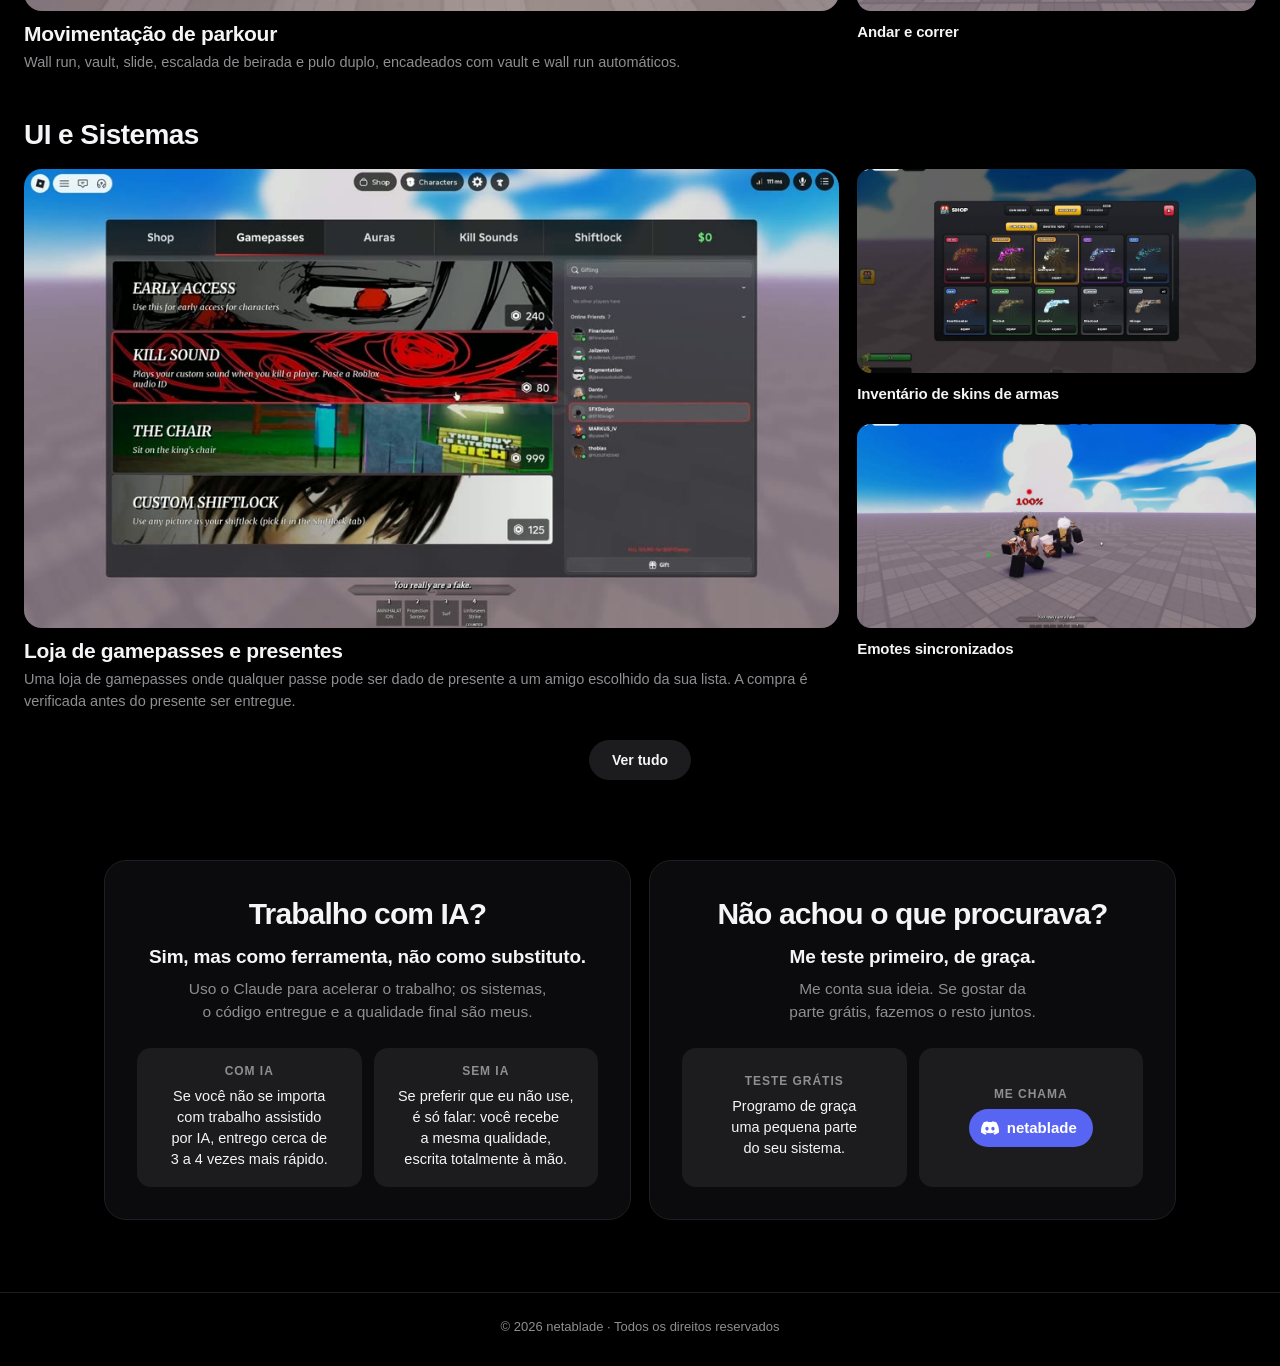
<file: pt/index.html>
<!doctype html>
<html lang="pt" data-theme="dark" data-root="../">
<head>
	<meta charset="utf-8">
	<meta name="viewport" content="width=device-width, initial-scale=1">
	<title>portfólio de netablade</title>
	<meta name="description" content="Scripting e UI no Roblox · 4 anos de experiência. UI, combate, lojas e sistemas de dados.">
	<meta name="theme-color" content="#000000">
	<script>
		// (the theme is set before anything draws: dark unless the visitor picked light)
		try { if (localStorage.getItem("theme") === "light") document.documentElement.dataset.theme = "light"; } catch (e) {}
	</script>
	<link rel="icon" href="../favicon.ico" sizes="any">
	<link rel="icon" type="image/png" sizes="32x32" href="../img/icon-32.png">
	<link rel="icon" type="image/png" sizes="192x192" href="../img/icon-192.png">
	<link rel="apple-touch-icon" href="../img/apple-touch-icon.png">
	<link rel="alternate" hreflang="en" href="https://netablade.github.io/">
	<link rel="alternate" hreflang="tr" href="https://netablade.github.io/tr/">
	<link rel="alternate" hreflang="es" href="https://netablade.github.io/es/">
	<link rel="alternate" hreflang="pt" href="https://netablade.github.io/pt/">
	<link rel="alternate" hreflang="x-default" href="https://netablade.github.io/">
	<!-- the card a shared link shows (Discord, Twitter...): the reel as a GIF, so Discord plays it by itself, looping
	     (a video there would wait for a click). Made by ai-video/reel/make_reel.sh; keep it under 8 MB. -->
	<meta property="og:type" content="website">
	<meta property="og:site_name" content="netablade">
	<meta property="og:title" content="portfólio de netablade">
	<meta property="og:description" content="Scripting e UI no Roblox · 4 anos de experiência. UI, combate, lojas e sistemas de dados. Comissões abertas.">
	<meta property="og:url" content="https://netablade.github.io/pt/">
	<meta property="og:image" content="https://netablade.github.io/img/reel.gif?v=db56c184">
	<meta property="og:image:type" content="image/gif">
	<meta property="og:image:width" content="400">
	<meta property="og:image:height" content="225">
	<meta name="twitter:card" content="summary_large_image">
	<meta name="twitter:image" content="https://netablade.github.io/img/reel.gif?v=db56c184">
	<link rel="stylesheet" href="../style.css?v=0acecd5c">
</head>
<body>
	<header class="topbar">
		<div class="inner">
			<a class="brand notranslate" href="#"><img class="avatar" src="../img/avatar.webp" alt="" width="32" height="32">netablade</a>
			<nav class="tools">
				<a class="nav-link" href="#ai">Trabalho com IA?</a>
				<div class="lang">
					<button class="icon-button lang-button" aria-label="Idioma" aria-haspopup="true"><svg viewBox="0 0 24 24" aria-hidden="true" fill="none" stroke="currentColor" stroke-width="1.8"><circle cx="12" cy="12" r="9"/><path d="M3 12h18M12 3c2.6 2.7 3.9 5.7 3.9 9s-1.3 6.3-3.9 9c-2.6-2.7-3.9-5.7-3.9-9S9.4 5.7 12 3z"/></svg><span class="lang-code notranslate">PT</span><svg class="chevron" viewBox="0 0 24 24" aria-hidden="true" fill="none" stroke="currentColor" stroke-width="2" stroke-linecap="round" stroke-linejoin="round"><path d="M6 9l6 6 6-6"/></svg></button>
					<ul class="lang-menu" role="menu"><li><button data-lang="en"><span class="notranslate">English</span></button></li><li><button data-lang="es" data-page="es/"><span class="notranslate">Español</span></button></li><li><button data-lang="pt" data-page="pt/" class="current"><span class="notranslate">Português</span></button></li><li><button data-lang="fr"><span class="notranslate">Français</span></button></li><li><button data-lang="de"><span class="notranslate">Deutsch</span></button></li><li><button data-lang="it"><span class="notranslate">Italiano</span></button></li><li><button data-lang="ru"><span class="notranslate">Русский</span></button></li><li><button data-lang="tr" data-page="tr/"><span class="notranslate">Türkçe</span></button></li><li><button data-lang="ar"><span class="notranslate">العربية</span></button></li><li><button data-lang="hi"><span class="notranslate">हिन्दी</span></button></li><li><button data-lang="id"><span class="notranslate">Bahasa Indonesia</span></button></li><li><button data-lang="ja"><span class="notranslate">日本語</span></button></li><li><button data-lang="ko"><span class="notranslate">한국어</span></button></li><li><button data-lang="zh-CN"><span class="notranslate">简体中文</span></button></li><li><button data-lang="zh-TW"><span class="notranslate">繁體中文</span></button></li><li><button data-lang="vi"><span class="notranslate">Tiếng Việt</span></button></li><li><button data-lang="th"><span class="notranslate">ไทย</span></button></li><li><button data-lang="pl"><span class="notranslate">Polski</span></button></li><li><button data-lang="nl"><span class="notranslate">Nederlands</span></button></li><li><button data-lang="uk"><span class="notranslate">Українська</span></button></li><li><button data-lang="tl"><span class="notranslate">Filipino</span></button></li><li><button data-lang="ms"><span class="notranslate">Bahasa Melayu</span></button></li><li><button data-lang="sv"><span class="notranslate">Svenska</span></button></li><li><button data-lang="ro"><span class="notranslate">Română</span></button></li><li><button data-lang="cs"><span class="notranslate">Čeština</span></button></li></ul>
				</div>
				<button class="icon-button theme-button" aria-label="Claro ou escuro"><svg class="sun" viewBox="0 0 24 24" aria-hidden="true"><circle cx="12" cy="12" r="4.2" fill="currentColor"/><g stroke="currentColor" stroke-width="2" stroke-linecap="round"><path d="M12 2.5v2.2M12 19.3v2.2M2.5 12h2.2M19.3 12h2.2M5.3 5.3l1.6 1.6M17.1 17.1l1.6 1.6M5.3 18.7l1.6-1.6M17.1 6.9l1.6-1.6"/></g></svg><svg class="moon" viewBox="0 0 24 24" aria-hidden="true"><path fill="currentColor" d="M20.4 14.6A8.6 8.6 0 0 1 9.4 3.6a.6.6 0 0 0-.8-.7A9.6 9.6 0 1 0 21.1 15.4a.6.6 0 0 0-.7-.8z"/></svg></button>
				<button class="discord small" data-copy="netablade" data-done="Copiado!" title="Copiar meu nome do Discord"><svg viewBox="0 0 24 24" aria-hidden="true"><path fill="currentColor" d="M20.317 4.37a19.79 19.79 0 0 0-4.885-1.515.074.074 0 0 0-.079.037c-.211.375-.445.865-.608 1.25a18.27 18.27 0 0 0-5.487 0 12.64 12.64 0 0 0-.618-1.25.077.077 0 0 0-.079-.037A19.74 19.74 0 0 0 3.677 4.37a.07.07 0 0 0-.032.027C.533 9.046-.32 13.58.099 18.058a.082.082 0 0 0 .031.056 19.9 19.9 0 0 0 5.993 3.03.078.078 0 0 0 .084-.028c.462-.63.874-1.295 1.226-1.994a.076.076 0 0 0-.041-.106 13.1 13.1 0 0 1-1.872-.892.077.077 0 0 1-.008-.128c.126-.094.252-.192.372-.291a.074.074 0 0 1 .078-.01c3.928 1.793 8.18 1.793 12.062 0a.074.074 0 0 1 .078.009c.12.1.246.198.373.292a.077.077 0 0 1-.006.127 12.3 12.3 0 0 1-1.873.892.077.077 0 0 0-.041.107c.36.698.772 1.362 1.225 1.993a.076.076 0 0 0 .084.028 19.84 19.84 0 0 0 6.002-3.03.077.077 0 0 0 .032-.054c.5-5.177-.838-9.674-3.549-13.66a.061.061 0 0 0-.031-.03zM8.02 15.331c-1.183 0-2.157-1.085-2.157-2.419 0-1.333.956-2.419 2.157-2.419 1.21 0 2.176 1.096 2.157 2.42 0 1.333-.956 2.418-2.157 2.418zm7.975 0c-1.183 0-2.157-1.085-2.157-2.419 0-1.333.955-2.419 2.157-2.419 1.21 0 2.176 1.096 2.157 2.42 0 1.333-.946 2.418-2.157 2.418z"/></svg><span class="name notranslate">netablade</span></button>
			</nav>
		</div>
	</header>

	<div class="hero">
		<p class="kicker reveal">Scripting e UI no Roblox · 4 anos de experiência</p>
		<h1 class="reveal">portfólio de netablade</h1>
		<p class="tagline reveal">Se você consegue imaginar, eu consigo programar.</p>
		<div class="chips reveal"><span class="chip-row"><span class="chip">UI</span><span class="chip">Combate</span><span class="chip">Otimização</span><span class="chip">Monetização</span></span><span class="chip-row"><span class="chip">Lojas</span><span class="chip">Dados</span><span class="chip">Movimento</span><span class="chip">Anti-exploit</span></span></div>
		<p class="profile-note reveal"><svg viewBox="0 0 24 24" aria-hidden="true" fill="none" stroke="currentColor" stroke-width="1.8" stroke-linecap="round"><circle cx="12" cy="12" r="9"/><path d="M12 11v5.5M12 7.6v.1"/></svg><span>As animações e alguns assets vêm dos meus colegas de equipe e de recursos gratuitos. Todo o scripting, os componentes de UI e todo o resto foram feitos por mim.</span></p>
	</div>

	<div class="filters" id="work">
		<div class="inner">
			<label class="search"><svg viewBox="0 0 24 24" aria-hidden="true" fill="none" stroke="currentColor" stroke-width="2" stroke-linecap="round"><circle cx="11" cy="11" r="6.5"/><path d="M20 20l-4.2-4.2"/></svg><input type="search" placeholder="Buscar clipes" aria-label="Buscar clipes" autocomplete="off"></label>
			<div class="pills">
				<span class="glider" aria-hidden="true"></span>
					<button class="pill active" data-filter="all">Tudo</button>
					<button class="pill" data-filter="combat">Combate e Battlegrounds</button>
					<button class="pill" data-filter="guns">Armas e Shooter</button>
					<button class="pill" data-filter="pets">Pets e RNG</button>
					<button class="pill" data-filter="movement">Movimento e Parkour</button>
					<button class="pill" data-filter="ui">UI e Sistemas</button>
			</div>
		</div>
	</div>

	<main>
		<section id="combat" data-category="combat">
			<h2>Combate e Battlegrounds</h2>
			<div class="feature collapsed">
				<article class="clip big" id="finisher-cutscene" data-video="../videos/combat-and-battlegrounds/finisher-cutscene.mp4" data-search="cutscene de finalizacao uma finalizacao programada com sua propria sequencia de camera. os dois personagens ficam presos no golpe enquanto ele toca, e o resultado e aplicado quando termina. combate e battlegrounds finisher cutscene a scripted finisher with its own camera sequence. both characters are locked into the move while it plays, then the result is applied once it ends. combat &amp; battlegrounds">
					<div class="frame">
						<div class="media"><video muted loop playsinline disablepictureinpicture preload="none" poster="../videos/combat-and-battlegrounds/finisher-cutscene.jpg" data-src="../videos/combat-and-battlegrounds/finisher-cutscene-md.mp4"></video></div>
						<div class="about"><p>Uma finalização programada com sua própria sequência de câmera. Os dois personagens ficam presos no golpe enquanto ele toca, e o resultado é aplicado quando termina.</p></div>
					</div>
					<div class="text"><h3 class="title">Cutscene de finalização</h3><p class="desc">Uma finalização programada com sua própria sequência de câmera. Os dois personagens ficam presos no golpe enquanto ele toca, e o resultado é aplicado quando termina.</p></div>
				</article>
				<article class="clip small" id="perfect-block" data-video="../videos/combat-and-battlegrounds/perfect-block.mp4" data-search="bloqueio perfeito bloquear logo antes do golpe acertar da um bloqueio perfeito: o atacante fica atordoado e o defensor ganha uma abertura livre. combate e battlegrounds perfect block blocking right before a hit lands gives a perfect block: the attacker is stunned and the defender gets a free opening. combat &amp; battlegrounds">
					<div class="frame">
						<div class="media"><video muted loop playsinline disablepictureinpicture preload="none" poster="../videos/combat-and-battlegrounds/perfect-block.jpg" data-src="../videos/combat-and-battlegrounds/perfect-block-md.mp4"></video></div>
						<div class="about"><p>Bloquear logo antes do golpe acertar dá um bloqueio perfeito: o atacante fica atordoado e o defensor ganha uma abertura livre.</p></div>
					</div>
					<div class="text"><h3 class="title">Bloqueio perfeito</h3><p class="desc">Bloquear logo antes do golpe acertar dá um bloqueio perfeito: o atacante fica atordoado e o defensor ganha uma abertura livre.</p></div>
				</article>
				<article class="clip small" id="lock-on-targeting" data-video="../videos/combat-and-battlegrounds/lock-on-system.mp4" data-search="trava de alvo trava no alvo mais proximo do centro da tela. camera sobre o ombro no seu proprio passo de render, o personagem vira para o alvo sozinho, um destaque visivel atraves das paredes o marca, e a trava solta quando o alvo morre ou se afasta. combate e battlegrounds lock-on targeting locks onto the target closest to screen center. over-the-shoulder camera on its own render step, the character auto-faces the target, a see-through highlight marks it, and it releases on death or distance. combat &amp; battlegrounds">
					<div class="frame">
						<div class="media"><video muted loop playsinline disablepictureinpicture preload="none" poster="../videos/combat-and-battlegrounds/lock-on-system.jpg" data-src="../videos/combat-and-battlegrounds/lock-on-system-md.mp4"></video></div>
						<div class="about"><p>Trava no alvo mais próximo do centro da tela. Câmera sobre o ombro no seu próprio passo de render, o personagem vira para o alvo sozinho, um destaque visível através das paredes o marca, e a trava solta quando o alvo morre ou se afasta.</p></div>
					</div>
					<div class="text"><h3 class="title">Trava de alvo</h3><p class="desc">Trava no alvo mais próximo do centro da tela. Câmera sobre o ombro no seu próprio passo de render, o personagem vira para o alvo sozinho, um destaque visível através das paredes o marca, e a trava solta quando o alvo morre ou se afasta.</p></div>
				</article>
				<article class="clip small" id="ground-smash-skill" data-video="../videos/combat-and-battlegrounds/ground-smash-skill.mp4" data-search="habilidade de impacto no chao uma habilidade de varios golpes que termina com um impacto no chao: deteccao de acerto por fase, knockback e uma cratera com destrocos que se limpa sozinha depois do golpe. combate e battlegrounds ground smash skill a multi-hit skill ending in a ground slam: hit detection per phase, knockback, and a crater with debris that clears itself after the hit. combat &amp; battlegrounds">
					<div class="frame">
						<div class="media"><video muted loop playsinline disablepictureinpicture preload="none" poster="../videos/combat-and-battlegrounds/ground-smash-skill.jpg" data-src="../videos/combat-and-battlegrounds/ground-smash-skill-md.mp4"></video></div>
						<div class="about"><p>Uma habilidade de vários golpes que termina com um impacto no chão: detecção de acerto por fase, knockback e uma cratera com destroços que se limpa sozinha depois do golpe.</p></div>
					</div>
					<div class="text"><h3 class="title">Habilidade de impacto no chão</h3><p class="desc">Uma habilidade de vários golpes que termina com um impacto no chão: detecção de acerto por fase, knockback e uma cratera com destroços que se limpa sozinha depois do golpe.</p></div>
				</article>
				<article class="clip small" id="m1-optimization-old-vs-new" data-video="../videos/combat-and-battlegrounds/m1-optimization-old-vs-new.mp4" data-search="otimizacao do m1: antes vs depois esquerda: o golpe so aparecia quando a copia do servidor voltava, um ping inteiro depois do clique. direita: a predicao no lado do cliente comeca no mesmo frame do clique, e o servidor continua decidindo cada acerto. combate e battlegrounds m1 optimization: old vs new left: the swing only showed up once the server's copy came back, a full ping after the click. right: client-side prediction starts it on the same frame you click, while the server still decides every hit. combat &amp; battlegrounds">
					<div class="frame">
						<div class="media"><video muted loop playsinline disablepictureinpicture preload="none" poster="../videos/combat-and-battlegrounds/m1-optimization-old-vs-new.jpg" data-src="../videos/combat-and-battlegrounds/m1-optimization-old-vs-new-md.mp4"></video></div>
						<div class="about"><p>Esquerda: o golpe só aparecia quando a cópia do servidor voltava, um ping inteiro depois do clique. Direita: a predição no lado do cliente começa no mesmo frame do clique, e o servidor continua decidindo cada acerto.</p></div>
					</div>
					<div class="text"><h3 class="title">Otimização do M1: antes vs depois</h3><p class="desc">Esquerda: o golpe só aparecia quando a cópia do servidor voltava, um ping inteiro depois do clique. Direita: a predição no lado do cliente começa no mesmo frame do clique, e o servidor continua decidindo cada acerto.</p></div>
				</article>
				<article class="clip small" id="grab-and-slam-skill" data-video="../videos/combat-and-battlegrounds/grab-slam-skill.mp4" data-search="habilidade de agarrar e arremessar um agarrao que segura o alvo durante toda a animacao, depois o bate no chao e o lanca, com vfx sincronizados aos keyframes da animacao. combate e battlegrounds grab &amp; slam skill a grab that holds the target through the whole animation, then slams and launches them, with vfx timed to the animation's keyframes. combat &amp; battlegrounds">
					<div class="frame">
						<div class="media"><video muted loop playsinline disablepictureinpicture preload="none" poster="../videos/combat-and-battlegrounds/grab-slam-skill.jpg" data-src="../videos/combat-and-battlegrounds/grab-slam-skill-md.mp4"></video></div>
						<div class="about"><p>Um agarrão que segura o alvo durante toda a animação, depois o bate no chão e o lança, com VFX sincronizados aos keyframes da animação.</p></div>
					</div>
					<div class="text"><h3 class="title">Habilidade de agarrar e arremessar</h3><p class="desc">Um agarrão que segura o alvo durante toda a animação, depois o bate no chão e o lança, com VFX sincronizados aos keyframes da animação.</p></div>
				</article>
				<article class="clip small" id="4-hit-m1-combo" data-video="../videos/combat-and-battlegrounds/m1-combo.mp4" data-search="combo m1 de 4 golpes um combo basico de 4 golpes com contador de combo, tempo para reiniciar e knockback no ultimo golpe. a predicao no lado do cliente comeca o golpe no momento do clique. combate e battlegrounds 4-hit m1 combo a 4-hit basic combo with a combo counter, reset timer and knockback on the last hit. client-side prediction starts the swing the moment you click. combat &amp; battlegrounds">
					<div class="frame">
						<div class="media"><video muted loop playsinline disablepictureinpicture preload="none" poster="../videos/combat-and-battlegrounds/m1-combo.jpg" data-src="../videos/combat-and-battlegrounds/m1-combo-md.mp4"></video></div>
						<div class="about"><p>Um combo básico de 4 golpes com contador de combo, tempo para reiniciar e knockback no último golpe. A predição no lado do cliente começa o golpe no momento do clique.</p></div>
					</div>
					<div class="text"><h3 class="title">Combo M1 de 4 golpes</h3><p class="desc">Um combo básico de 4 golpes com contador de combo, tempo para reiniciar e knockback no último golpe. A predição no lado do cliente começa o golpe no momento do clique.</p></div>
				</article>
				<article class="clip small" id="counter" data-video="../videos/combat-and-battlegrounds/counter.mp4" data-search="contra-ataque uma postura de contra-ataque: ser atingido dentro da janela cancela o golpe do atacante e revida com uma animacao propria. combate e battlegrounds counter a counter stance: getting hit inside its window cancels the attacker's move and hits back with its own animation. combat &amp; battlegrounds">
					<div class="frame">
						<div class="media"><video muted loop playsinline disablepictureinpicture preload="none" poster="../videos/combat-and-battlegrounds/counter.jpg" data-src="../videos/combat-and-battlegrounds/counter-md.mp4"></video></div>
						<div class="about"><p>Uma postura de contra-ataque: ser atingido dentro da janela cancela o golpe do atacante e revida com uma animação própria.</p></div>
					</div>
					<div class="text"><h3 class="title">Contra-ataque</h3><p class="desc">Uma postura de contra-ataque: ser atingido dentro da janela cancela o golpe do atacante e revida com uma animação própria.</p></div>
				</article>
				<article class="clip small" id="awakening-transformation" data-video="../videos/combat-and-battlegrounds/awakening-animation.mp4" data-search="transformacao de despertar a sequencia de despertar: uma transformacao em tela cheia com trabalho de camera, efeitos e um moveset fortalecido depois. combate e battlegrounds awakening transformation the awakening sequence: a full-screen transformation with camera work, effects and a powered-up moveset afterwards. combat &amp; battlegrounds">
					<div class="frame">
						<div class="media"><video muted loop playsinline disablepictureinpicture preload="none" poster="../videos/combat-and-battlegrounds/awakening-animation.jpg" data-src="../videos/combat-and-battlegrounds/awakening-animation-md.mp4"></video></div>
						<div class="about"><p>A sequência de despertar: uma transformação em tela cheia com trabalho de câmera, efeitos e um moveset fortalecido depois.</p></div>
					</div>
					<div class="text"><h3 class="title">Transformação de despertar</h3><p class="desc">A sequência de despertar: uma transformação em tela cheia com trabalho de câmera, efeitos e um moveset fortalecido depois.</p></div>
				</article>
				<article class="clip small" id="combat-dashes" data-video="../videos/combat-and-battlegrounds/dashes.mp4" data-search="dashes de combate dashes direcionais com animacoes, rastros e cooldowns proprios, usaveis no meio do combo. combate e battlegrounds combat dashes directional dashes with their own animations, trails and cooldowns, usable mid-combo. combat &amp; battlegrounds">
					<div class="frame">
						<div class="media"><video muted loop playsinline disablepictureinpicture preload="none" poster="../videos/combat-and-battlegrounds/dashes.jpg" data-src="../videos/combat-and-battlegrounds/dashes-md.mp4"></video></div>
						<div class="about"><p>Dashes direcionais com animações, rastros e cooldowns próprios, usáveis no meio do combo.</p></div>
					</div>
					<div class="text"><h3 class="title">Dashes de combate</h3><p class="desc">Dashes direcionais com animações, rastros e cooldowns próprios, usáveis no meio do combo.</p></div>
				</article>
				<article class="clip small" id="front-dash-finisher" data-video="../videos/combat-and-battlegrounds/front-dash-finisher.mp4" data-search="finalizacao com dash frontal um dash para frente que vira um golpe final quando acerta, encadeado direto do combo. combate e battlegrounds front dash finisher a forward dash that turns into a finishing strike when it connects, chaining straight out of the combo. combat &amp; battlegrounds">
					<div class="frame">
						<div class="media"><video muted loop playsinline disablepictureinpicture preload="none" poster="../videos/combat-and-battlegrounds/front-dash-finisher.jpg" data-src="../videos/combat-and-battlegrounds/front-dash-finisher-md.mp4"></video></div>
						<div class="about"><p>Um dash para frente que vira um golpe final quando acerta, encadeado direto do combo.</p></div>
					</div>
					<div class="text"><h3 class="title">Finalização com dash frontal</h3><p class="desc">Um dash para frente que vira um golpe final quando acerta, encadeado direto do combo.</p></div>
				</article>
			</div>
			<button class="more" data-more="Ver tudo" data-less="Ver menos">Ver tudo</button>
		</section>

		<section id="guns" data-category="guns">
			<h2>Armas e Shooter</h2>
			<div class="feature collapsed">
				<article class="clip big" id="cursor-follow-aiming" data-video="../videos/guns-and-shooter/cursor-follow-aim.mp4" data-search="mira que segue o cursor o braco e a arma seguem o mouse, suavizados e limitados a angulos naturais, e os outros jogadores veem a mesma mira. armas e shooter cursor-follow aiming the arm and the gun follow the mouse, smoothed and limited to natural angles, and other players see the same aim. guns &amp; shooter">
					<div class="frame">
						<div class="media"><video muted loop playsinline disablepictureinpicture preload="none" poster="../videos/guns-and-shooter/cursor-follow-aim.jpg" data-src="../videos/guns-and-shooter/cursor-follow-aim-md.mp4"></video></div>
						<div class="about"><p>O braço e a arma seguem o mouse, suavizados e limitados a ângulos naturais, e os outros jogadores veem a mesma mira.</p></div>
					</div>
					<div class="text"><h3 class="title">Mira que segue o cursor</h3><p class="desc">O braço e a arma seguem o mouse, suavizados e limitados a ângulos naturais, e os outros jogadores veem a mesma mira.</p></div>
				</article>
				<article class="clip small" id="limb-dismemberment" data-video="../videos/guns-and-shooter/dummy-limb-shots.mp4" data-search="desmembramento cada acerto verifica qual parte do corpo foi atingida: um braco ou uma perna se solta e voa com o impulso da bala, um tiro no pulso sangra e um headshot mata. a fisica fica com quem atira, entao reage na hora. armas e shooter limb dismemberment each hit checks which body part was hit: an upper arm or a leg comes off and flies with the bullet's momentum, a wrist hit bleeds, and a headshot kills. physics is owned by the shooter, so it reacts instantly. guns &amp; shooter">
					<div class="frame">
						<div class="media"><video muted loop playsinline disablepictureinpicture preload="none" poster="../videos/guns-and-shooter/dummy-limb-shots.jpg" data-src="../videos/guns-and-shooter/dummy-limb-shots-md.mp4"></video></div>
						<div class="about"><p>Cada acerto verifica qual parte do corpo foi atingida: um braço ou uma perna se solta e voa com o impulso da bala, um tiro no pulso sangra e um headshot mata. A física fica com quem atira, então reage na hora.</p></div>
					</div>
					<div class="text"><h3 class="title">Desmembramento</h3><p class="desc">Cada acerto verifica qual parte do corpo foi atingida: um braço ou uma perna se solta e voa com o impulso da bala, um tiro no pulso sangra e um headshot mata. A física fica com quem atira, então reage na hora.</p></div>
				</article>
				<article class="clip small" id="inferno-skin-and-preview" data-video="../videos/guns-and-shooter/inferno-gun-skin-preview.mp4" data-search="skin inferno e previa uma skin de arma com texturas e efeitos de fogo proprios, e uma previa no inventario antes de equipar. armas e shooter inferno skin &amp; preview a gun skin with its own textures and fire effects, and a preview of it in the inventory before you equip it. guns &amp; shooter">
					<div class="frame">
						<div class="media"><video muted loop playsinline disablepictureinpicture preload="none" poster="../videos/guns-and-shooter/inferno-gun-skin-preview.jpg" data-src="../videos/guns-and-shooter/inferno-gun-skin-preview-md.mp4"></video></div>
						<div class="about"><p>Uma skin de arma com texturas e efeitos de fogo próprios, e uma prévia no inventário antes de equipar.</p></div>
					</div>
					<div class="text"><h3 class="title">Skin Inferno e prévia</h3><p class="desc">Uma skin de arma com texturas e efeitos de fogo próprios, e uma prévia no inventário antes de equipar.</p></div>
				</article>
				<article class="clip small" id="run-and-gun" data-video="../videos/guns-and-shooter/running-and-shooting.mp4" data-search="correr e atirar atirar correndo: a mira, o recuo e o balanco dos bracos continuam funcionando em movimento, e cada tiro e validado no servidor. armas e shooter run &amp; gun shooting while sprinting: the aim, recoil and arm sway keep working on the move, and every shot is checked on the server. guns &amp; shooter">
					<div class="frame">
						<div class="media"><video muted loop playsinline disablepictureinpicture preload="none" poster="../videos/guns-and-shooter/running-and-shooting.jpg" data-src="../videos/guns-and-shooter/running-and-shooting-md.mp4"></video></div>
						<div class="about"><p>Atirar correndo: a mira, o recuo e o balanço dos braços continuam funcionando em movimento, e cada tiro é validado no servidor.</p></div>
					</div>
					<div class="text"><h3 class="title">Correr e atirar</h3><p class="desc">Atirar correndo: a mira, o recuo e o balanço dos braços continuam funcionando em movimento, e cada tiro é validado no servidor.</p></div>
				</article>
				<article class="clip small" id="ragdoll-and-blood-impacts" data-video="../videos/guns-and-shooter/dummy-shoot-preview.mp4" data-search="ragdoll e impactos de sangue reacoes a tiros em um boneco com ragdoll: gotas de sangue que voam em arcos reais e espirram no chao, manchas de ferimento no corpo e depois um respawn. armas e shooter ragdoll &amp; blood impacts hit reactions on a ragdoll dummy: blood drops that fly in real arcs and splat on the ground, wound stains on the body, then a respawn. guns &amp; shooter">
					<div class="frame">
						<div class="media"><video muted loop playsinline disablepictureinpicture preload="none" poster="../videos/guns-and-shooter/dummy-shoot-preview.jpg" data-src="../videos/guns-and-shooter/dummy-shoot-preview-md.mp4"></video></div>
						<div class="about"><p>Reações a tiros em um boneco com ragdoll: gotas de sangue que voam em arcos reais e espirram no chão, manchas de ferimento no corpo e depois um respawn.</p></div>
					</div>
					<div class="text"><h3 class="title">Ragdoll e impactos de sangue</h3><p class="desc">Reações a tiros em um boneco com ragdoll: gotas de sangue que voam em arcos reais e espirram no chão, manchas de ferimento no corpo e depois um respawn.</p></div>
				</article>
			</div>
			<button class="more" data-more="Ver tudo" data-less="Ver menos">Ver tudo</button>
		</section>

		<section id="pets" data-category="pets">
			<h2>Pets e RNG</h2>
			<div class="feature collapsed">
				<article class="clip big" id="cinematic-gun-skin-spin" data-video="../videos/pets-and-rng/cinematic-gun-skin-spin.mp4" data-search="roleta cinematica de skins o giro como cinematica em tela cheia: a roleta acelera, desacelera na skin vencedora e explode na cor da raridade, e depois aparece o card de premio. o resultado e sorteado no servidor antes da roleta girar. pets e rng cinematic gun skin spin the spin as a full-screen cinematic: the reel speeds up, slows down onto the winning skin and bursts in its rarity color, then the reward card shows. the result is rolled on the server before the reel moves. pets &amp; rng">
					<div class="frame">
						<div class="media"><video muted loop playsinline disablepictureinpicture preload="none" poster="../videos/pets-and-rng/cinematic-gun-skin-spin.jpg" data-src="../videos/pets-and-rng/cinematic-gun-skin-spin-md.mp4"></video></div>
						<div class="about"><p>O giro como cinemática em tela cheia: a roleta acelera, desacelera na skin vencedora e explode na cor da raridade, e depois aparece o card de prêmio. O resultado é sorteado no servidor antes da roleta girar.</p></div>
					</div>
					<div class="text"><h3 class="title">Roleta cinemática de skins</h3><p class="desc">O giro como cinemática em tela cheia: a roleta acelera, desacelera na skin vencedora e explode na cor da raridade, e depois aparece o card de prêmio. O resultado é sorteado no servidor antes da roleta girar.</p></div>
				</article>
				<article class="clip small" id="mythic-hatch" data-video="../videos/pets-and-rng/mythic-hatch.mp4" data-search="ovo mythic o nivel mais raro: uma carga mais longa, tela tingida, raios, brilhos e tremor de tela. as chances vem de pesos com sorte e um contador de pity. pets e rng mythic hatch the rarest tier: a longer charge-up, a screen tint, rays, sparkles and a screen shake. the odds come from weighted chances with luck and a pity counter. pets &amp; rng">
					<div class="frame">
						<div class="media"><video muted loop playsinline disablepictureinpicture preload="none" poster="../videos/pets-and-rng/mythic-hatch.jpg" data-src="../videos/pets-and-rng/mythic-hatch-md.mp4"></video></div>
						<div class="about"><p>O nível mais raro: uma carga mais longa, tela tingida, raios, brilhos e tremor de tela. As chances vêm de pesos com sorte e um contador de pity.</p></div>
					</div>
					<div class="text"><h3 class="title">Ovo Mythic</h3><p class="desc">O nível mais raro: uma carga mais longa, tela tingida, raios, brilhos e tremor de tela. As chances vêm de pesos com sorte e um contador de pity.</p></div>
				</article>
				<article class="clip small" id="pet-level-up" data-video="../videos/pets-and-rng/pet-level-up.mp4" data-search="level up de pets os pets ganham xp a cada golpe e sobem de nivel, e cada nivel aumenta o poder deles. uma cutscene curta mostra o pet e o novo nivel. pets e rng pet level up pets earn xp for every hit and level up, each level adding to their power. a short cutscene shows the pet and its new level. pets &amp; rng">
					<div class="frame">
						<div class="media"><video muted loop playsinline disablepictureinpicture preload="none" poster="../videos/pets-and-rng/pet-level-up.jpg" data-src="../videos/pets-and-rng/pet-level-up-md.mp4"></video></div>
						<div class="about"><p>Os pets ganham XP a cada golpe e sobem de nível, e cada nível aumenta o poder deles. Uma cutscene curta mostra o pet e o novo nível.</p></div>
					</div>
					<div class="text"><h3 class="title">Level up de pets</h3><p class="desc">Os pets ganham XP a cada golpe e sobem de nível, e cada nível aumenta o poder deles. Uma cutscene curta mostra o pet e o novo nível.</p></div>
				</article>
				<article class="clip small" id="click-to-crack-egg-hatching" data-video="../videos/pets-and-rng/egg-hatching.mp4" data-search="chocar ovos com cliques cada clique racha o ovo em um ponto novo e a luz da raridade vaza pelas rachaduras. pets comuns abrem rapido; legendary e mythic pedem mais cliques, carregam e explodem. o servidor sorteia o pet. pets e rng click-to-crack egg hatching every click cracks the egg somewhere new and its rarity's light leaks through the cracks. common pets open fast; legendary and mythic take more clicks, charge up and burst. the server rolls the pet. pets &amp; rng">
					<div class="frame">
						<div class="media"><video muted loop playsinline disablepictureinpicture preload="none" poster="../videos/pets-and-rng/egg-hatching.jpg" data-src="../videos/pets-and-rng/egg-hatching-md.mp4"></video></div>
						<div class="about"><p>Cada clique racha o ovo em um ponto novo e a luz da raridade vaza pelas rachaduras. Pets comuns abrem rápido; Legendary e Mythic pedem mais cliques, carregam e explodem. O servidor sorteia o pet.</p></div>
					</div>
					<div class="text"><h3 class="title">Chocar ovos com cliques</h3><p class="desc">Cada clique racha o ovo em um ponto novo e a luz da raridade vaza pelas rachaduras. Pets comuns abrem rápido; Legendary e Mythic pedem mais cliques, carregam e explodem. O servidor sorteia o pet.</p></div>
				</article>
				<article class="clip small" id="pets-breaking-coins" data-video="../videos/pets-and-rng/pets-breaking-coins.mp4" data-search="pets quebrando moedas clique em uma pilha de moedas e seus pets correm para atacar. cada golpe e aplicado pelo servidor com o poder do pet, aparece como numero de dano, e as moedas sao divididas pelo dano causado. pets e rng pets breaking coins click a coin pile and your pets run over and attack it. each hit is dealt by the server with the pet's power, shown as a damage number, and coins are split by damage dealt. pets &amp; rng">
					<div class="frame">
						<div class="media"><video muted loop playsinline disablepictureinpicture preload="none" poster="../videos/pets-and-rng/pets-breaking-coins.jpg" data-src="../videos/pets-and-rng/pets-breaking-coins-md.mp4"></video></div>
						<div class="about"><p>Clique em uma pilha de moedas e seus pets correm para atacar. Cada golpe é aplicado pelo servidor com o poder do pet, aparece como número de dano, e as moedas são divididas pelo dano causado.</p></div>
					</div>
					<div class="text"><h3 class="title">Pets quebrando moedas</h3><p class="desc">Clique em uma pilha de moedas e seus pets correm para atacar. Cada golpe é aplicado pelo servidor com o poder do pet, aparece como número de dano, e as moedas são divididas pelo dano causado.</p></div>
				</article>
				<article class="clip small" id="rainbow-mutation" data-video="../videos/pets-and-rng/rainbow-mutation.mp4" data-search="mutacao rainbow as mutacoes sao sorteadas separadamente do pet (gold, diamond, rainbow) e multiplicam o poder dele. pets rainbow ficam trocando de cor. pets e rng rainbow mutation mutations roll separately from the pet (gold, diamond, rainbow) and multiply its power. rainbow pets cycle their colors. pets &amp; rng">
					<div class="frame">
						<div class="media"><video muted loop playsinline disablepictureinpicture preload="none" poster="../videos/pets-and-rng/rainbow-mutation.jpg" data-src="../videos/pets-and-rng/rainbow-mutation-md.mp4"></video></div>
						<div class="about"><p>As mutações são sorteadas separadamente do pet (Gold, Diamond, Rainbow) e multiplicam o poder dele. Pets Rainbow ficam trocando de cor.</p></div>
					</div>
					<div class="text"><h3 class="title">Mutação Rainbow</h3><p class="desc">As mutações são sorteadas separadamente do pet (Gold, Diamond, Rainbow) e multiplicam o poder dele. Pets Rainbow ficam trocando de cor.</p></div>
				</article>
				<article class="clip small" id="cinematic-emote-spin" data-video="../videos/pets-and-rng/cinematic-emote-spin.mp4" data-search="roleta cinematica de emotes a mesma roleta cinematica para emotes, cada espaco mostrando a pose do emote, terminando no emote ganho com a explosao da raridade e o card de premio. pets e rng cinematic emote spin the same cinematic reel for emotes, every slot showing the emote's pose, ending on the won emote with its rarity burst and reward card. pets &amp; rng">
					<div class="frame">
						<div class="media"><video muted loop playsinline disablepictureinpicture preload="none" poster="../videos/pets-and-rng/cinematic-emote-spin.jpg" data-src="../videos/pets-and-rng/cinematic-emote-spin-md.mp4"></video></div>
						<div class="about"><p>A mesma roleta cinemática para emotes, cada espaço mostrando a pose do emote, terminando no emote ganho com a explosão da raridade e o card de prêmio.</p></div>
					</div>
					<div class="text"><h3 class="title">Roleta cinemática de emotes</h3><p class="desc">A mesma roleta cinemática para emotes, cada espaço mostrando a pose do emote, terminando no emote ganho com a explosão da raridade e o card de prêmio.</p></div>
				</article>
				<article class="clip small" id="pet-inventory-and-following" data-video="../videos/pets-and-rng/pet-inventory-following.mp4" data-search="inventario e pets que seguem um inventario agrupado com equipar melhores. os pets equipados te seguem em todos os clientes: os que andam pulam atras de voce e os voadores flutuam, ajustados ao chao abaixo deles. pets e rng pet inventory &amp; following a stacked inventory with equip best. equipped pets follow you on every client: walkers hop behind you and flyers hover, snapped to the ground below them. pets &amp; rng">
					<div class="frame">
						<div class="media"><video muted loop playsinline disablepictureinpicture preload="none" poster="../videos/pets-and-rng/pet-inventory-following.jpg" data-src="../videos/pets-and-rng/pet-inventory-following-md.mp4"></video></div>
						<div class="about"><p>Um inventário agrupado com Equipar Melhores. Os pets equipados te seguem em todos os clientes: os que andam pulam atrás de você e os voadores flutuam, ajustados ao chão abaixo deles.</p></div>
					</div>
					<div class="text"><h3 class="title">Inventário e pets que seguem</h3><p class="desc">Um inventário agrupado com Equipar Melhores. Os pets equipados te seguem em todos os clientes: os que andam pulam atrás de você e os voadores flutuam, ajustados ao chão abaixo deles.</p></div>
				</article>
				<article class="clip small" id="auto-hatch" data-video="../videos/pets-and-rng/auto-hatch.mp4" data-search="abertura automatica abre ovos sozinho, tres de cada vez quando da, e para quando voce se afasta ou as moedas acabam. pets e rng auto hatch opens eggs on its own, three at a time when you can afford it, and stops when you walk away or run out of coins. pets &amp; rng">
					<div class="frame">
						<div class="media"><video muted loop playsinline disablepictureinpicture preload="none" poster="../videos/pets-and-rng/auto-hatch.jpg" data-src="../videos/pets-and-rng/auto-hatch-md.mp4"></video></div>
						<div class="about"><p>Abre ovos sozinho, três de cada vez quando dá, e para quando você se afasta ou as moedas acabam.</p></div>
					</div>
					<div class="text"><h3 class="title">Abertura automática</h3><p class="desc">Abre ovos sozinho, três de cada vez quando dá, e para quando você se afasta ou as moedas acabam.</p></div>
				</article>
				<article class="clip small" id="gun-skin-spin" data-video="../videos/pets-and-rng/spin-system-ui.mp4" data-search="roleta de skins de armas a loja de giros de skins de armas: raridades com pesos, pacotes de 1 a 50 giros e uma lista de premios possiveis mostrando a chance de cada skin. pets e rng gun skin spin the gun skin spin shop: weighted rarities, 1 to 50 spin packs and a possible-rewards list showing every skin's odds. pets &amp; rng">
					<div class="frame">
						<div class="media"><video muted loop playsinline disablepictureinpicture preload="none" poster="../videos/pets-and-rng/spin-system-ui.jpg" data-src="../videos/pets-and-rng/spin-system-ui-md.mp4"></video></div>
						<div class="about"><p>A loja de giros de skins de armas: raridades com pesos, pacotes de 1 a 50 giros e uma lista de prêmios possíveis mostrando a chance de cada skin.</p></div>
					</div>
					<div class="text"><h3 class="title">Roleta de skins de armas</h3><p class="desc">A loja de giros de skins de armas: raridades com pesos, pacotes de 1 a 50 giros e uma lista de prêmios possíveis mostrando a chance de cada skin.</p></div>
				</article>
				<article class="clip small" id="emote-spin" data-video="../videos/pets-and-rng/emote-spin-system-ui.mp4" data-search="roleta de emotes a loja de giros de emotes com pacotes de giros, a lista de premios possiveis e previas animadas de cada emote na roleta. pets e rng emote spin the emote spin shop with spin packs, the possible-rewards list and animated previews of each emote on the reel. pets &amp; rng">
					<div class="frame">
						<div class="media"><video muted loop playsinline disablepictureinpicture preload="none" poster="../videos/pets-and-rng/emote-spin-system-ui.jpg" data-src="../videos/pets-and-rng/emote-spin-system-ui-md.mp4"></video></div>
						<div class="about"><p>A loja de giros de emotes com pacotes de giros, a lista de prêmios possíveis e prévias animadas de cada emote na roleta.</p></div>
					</div>
					<div class="text"><h3 class="title">Roleta de emotes</h3><p class="desc">A loja de giros de emotes com pacotes de giros, a lista de prêmios possíveis e prévias animadas de cada emote na roleta.</p></div>
				</article>
			</div>
			<button class="more" data-more="Ver tudo" data-less="Ver menos">Ver tudo</button>
		</section>

		<section id="movement" data-category="movement">
			<h2>Movimento e Parkour</h2>
			<div class="feature collapsed">
				<article class="clip big" id="parkour-movement" data-video="../videos/movement-and-parkour/parkour.mp4" data-search="movimentacao de parkour wall run, vault, slide, escalada de beirada e pulo duplo, encadeados com vault e wall run automaticos. movimento e parkour parkour movement wall runs, vaults, slides, ledge climbs and double jumps, chained together with automatic vaulting and wall running. movement &amp; parkour">
					<div class="frame">
						<div class="media"><video muted loop playsinline disablepictureinpicture preload="none" poster="../videos/movement-and-parkour/parkour.jpg" data-src="../videos/movement-and-parkour/parkour-md.mp4"></video></div>
						<div class="about"><p>Wall run, vault, slide, escalada de beirada e pulo duplo, encadeados com vault e wall run automáticos.</p></div>
					</div>
					<div class="text"><h3 class="title">Movimentação de parkour</h3><p class="desc">Wall run, vault, slide, escalada de beirada e pulo duplo, encadeados com vault e wall run automáticos.</p></div>
				</article>
				<article class="clip small" id="directional-dash" data-video="../videos/movement-and-parkour/basic-dash.mp4" data-search="dash direcional dashes para frente, para tras e para os lados com animacoes proprias, um rastro nos laterais e um som que todo mundo por perto ouve. movimento e parkour directional dash front, back and side dashes with their own animations, a trail on side dashes, and a sound everyone in range hears. movement &amp; parkour">
					<div class="frame">
						<div class="media"><video muted loop playsinline disablepictureinpicture preload="none" poster="../videos/movement-and-parkour/basic-dash.jpg" data-src="../videos/movement-and-parkour/basic-dash-md.mp4"></video></div>
						<div class="about"><p>Dashes para frente, para trás e para os lados com animações próprias, um rastro nos laterais e um som que todo mundo por perto ouve.</p></div>
					</div>
					<div class="text"><h3 class="title">Dash direcional</h3><p class="desc">Dashes para frente, para trás e para os lados com animações próprias, um rastro nos laterais e um som que todo mundo por perto ouve.</p></div>
				</article>
				<article class="clip small" id="walk-and-sprint" data-video="../videos/movement-and-parkour/walk-run.mp4" data-search="andar e correr andar e correr com barra de stamina, animacoes de corrida e um movimento de camera que acompanha sua velocidade. movimento e parkour walk &amp; sprint walking and sprinting with a stamina bar, run animations and camera motion that follows your speed. movement &amp; parkour">
					<div class="frame">
						<div class="media"><video muted loop playsinline disablepictureinpicture preload="none" poster="../videos/movement-and-parkour/walk-run.jpg" data-src="../videos/movement-and-parkour/walk-run-md.mp4"></video></div>
						<div class="about"><p>Andar e correr com barra de stamina, animações de corrida e um movimento de câmera que acompanha sua velocidade.</p></div>
					</div>
					<div class="text"><h3 class="title">Andar e correr</h3><p class="desc">Andar e correr com barra de stamina, animações de corrida e um movimento de câmera que acompanha sua velocidade.</p></div>
				</article>
			</div>
		</section>

		<section id="ui" data-category="ui">
			<h2>UI e Sistemas</h2>
			<div class="feature collapsed">
				<article class="clip big" id="gamepass-shop-and-gifting" data-video="../videos/ui-and-systems/pass-shop-gifting.mp4" data-search="loja de gamepasses e presentes uma loja de gamepasses onde qualquer passe pode ser dado de presente a um amigo escolhido da sua lista. a compra e verificada antes do presente ser entregue. ui e sistemas gamepass shop &amp; gifting a gamepass shop where any pass can be gifted to a friend picked from your friends list. the purchase is verified before the gift is delivered. ui &amp; systems">
					<div class="frame">
						<div class="media"><video muted loop playsinline disablepictureinpicture preload="none" poster="../videos/ui-and-systems/pass-shop-gifting.jpg" data-src="../videos/ui-and-systems/pass-shop-gifting-md.mp4"></video></div>
						<div class="about"><p>Uma loja de gamepasses onde qualquer passe pode ser dado de presente a um amigo escolhido da sua lista. A compra é verificada antes do presente ser entregue.</p></div>
					</div>
					<div class="text"><h3 class="title">Loja de gamepasses e presentes</h3><p class="desc">Uma loja de gamepasses onde qualquer passe pode ser dado de presente a um amigo escolhido da sua lista. A compra é verificada antes do presente ser entregue.</p></div>
				</article>
				<article class="clip small" id="gun-skin-inventory" data-video="../videos/ui-and-systems/gun-skins-inventory-ui.mp4" data-search="inventario de skins de armas suas skins de armas com a raridade de cada uma; equipar uma atualiza a arma na hora. ui e sistemas gun skin inventory owned gun skins with their rarity, and equipping one updates the gun right away. ui &amp; systems">
					<div class="frame">
						<div class="media"><video muted loop playsinline disablepictureinpicture preload="none" poster="../videos/ui-and-systems/gun-skins-inventory-ui.jpg" data-src="../videos/ui-and-systems/gun-skins-inventory-ui-md.mp4"></video></div>
						<div class="about"><p>Suas skins de armas com a raridade de cada uma; equipar uma atualiza a arma na hora.</p></div>
					</div>
					<div class="text"><h3 class="title">Inventário de skins de armas</h3><p class="desc">Suas skins de armas com a raridade de cada uma; equipar uma atualiza a arma na hora.</p></div>
				</article>
				<article class="clip small" id="synced-emotes" data-video="../videos/ui-and-systems/sync-emote.mp4" data-search="emotes sincronizados entre no emote de alguem e dancem em sincronia: as animacoes comecam do mesmo ponto e a musica toca uma vez so. ui e sistemas synced emotes join someone's emote and dance in sync: the animations start from the same point and the song is heard once. ui &amp; systems">
					<div class="frame">
						<div class="media"><video muted loop playsinline disablepictureinpicture preload="none" poster="../videos/ui-and-systems/sync-emote.jpg" data-src="../videos/ui-and-systems/sync-emote-md.mp4"></video></div>
						<div class="about"><p>Entre no emote de alguém e dancem em sincronia: as animações começam do mesmo ponto e a música toca uma vez só.</p></div>
					</div>
					<div class="text"><h3 class="title">Emotes sincronizados</h3><p class="desc">Entre no emote de alguém e dancem em sincronia: as animações começam do mesmo ponto e a música toca uma vez só.</p></div>
				</article>
				<article class="clip small" id="emote-shop" data-video="../videos/ui-and-systems/emote-shop.mp4" data-search="loja de emotes navegue e compre emotes com previas ao vivo no seu proprio personagem. ui e sistemas emote shop browse and buy emotes with live previews on your own character. ui &amp; systems">
					<div class="frame">
						<div class="media"><video muted loop playsinline disablepictureinpicture preload="none" poster="../videos/ui-and-systems/emote-shop.jpg" data-src="../videos/ui-and-systems/emote-shop-md.mp4"></video></div>
						<div class="about"><p>Navegue e compre emotes com prévias ao vivo no seu próprio personagem.</p></div>
					</div>
					<div class="text"><h3 class="title">Loja de emotes</h3><p class="desc">Navegue e compre emotes com prévias ao vivo no seu próprio personagem.</p></div>
				</article>
				<article class="clip small" id="emote-wheel" data-video="../videos/ui-and-systems/emote-wheel.mp4" data-search="roda de emotes uma roda radial de emotes: segure para abrir, escolha um espaco e o emote toca para todos. ui e sistemas emote wheel a radial emote wheel: hold to open, pick a slot, and the emote plays for everyone. ui &amp; systems">
					<div class="frame">
						<div class="media"><video muted loop playsinline disablepictureinpicture preload="none" poster="../videos/ui-and-systems/emote-wheel.jpg" data-src="../videos/ui-and-systems/emote-wheel-md.mp4"></video></div>
						<div class="about"><p>Uma roda radial de emotes: segure para abrir, escolha um espaço e o emote toca para todos.</p></div>
					</div>
					<div class="text"><h3 class="title">Roda de emotes</h3><p class="desc">Uma roda radial de emotes: segure para abrir, escolha um espaço e o emote toca para todos.</p></div>
				</article>
				<article class="clip small" id="custom-leaderboard" data-video="../videos/ui-and-systems/custom-leaderboard.mp4" data-search="leaderboard personalizado um leaderboard proprio dentro do jogo que substitui a lista de jogadores padrao do roblox. ui e sistemas custom leaderboard a custom in-game leaderboard that replaces roblox's default player list. ui &amp; systems">
					<div class="frame">
						<div class="media"><video muted loop playsinline disablepictureinpicture preload="none" poster="../videos/ui-and-systems/custom-leaderboard.jpg" data-src="../videos/ui-and-systems/custom-leaderboard-md.mp4"></video></div>
						<div class="about"><p>Um leaderboard próprio dentro do jogo que substitui a lista de jogadores padrão do Roblox.</p></div>
					</div>
					<div class="text"><h3 class="title">Leaderboard personalizado</h3><p class="desc">Um leaderboard próprio dentro do jogo que substitui a lista de jogadores padrão do Roblox.</p></div>
				</article>
				<article class="clip small" id="aura-unlock-pop-up" data-video="../videos/ui-and-systems/custom-aura-popup.mp4" data-search="pop-up de aura desbloqueada um pop-up animado quando voce desbloqueia uma aura, mostrando qual aura voce ganhou. ui e sistemas aura unlock pop-up an animated pop-up when you unlock an aura, showing which aura you got. ui &amp; systems">
					<div class="frame">
						<div class="media"><video muted loop playsinline disablepictureinpicture preload="none" poster="../videos/ui-and-systems/custom-aura-popup.jpg" data-src="../videos/ui-and-systems/custom-aura-popup-md.mp4"></video></div>
						<div class="about"><p>Um pop-up animado quando você desbloqueia uma aura, mostrando qual aura você ganhou.</p></div>
					</div>
					<div class="text"><h3 class="title">Pop-up de aura desbloqueada</h3><p class="desc">Um pop-up animado quando você desbloqueia uma aura, mostrando qual aura você ganhou.</p></div>
				</article>
				<article class="clip small" id="aura-selection" data-video="../videos/ui-and-systems/aura-selection.mp4" data-search="selecao de auras escolha e equipe suas auras, cada uma com uma previa antes de equipar. ui e sistemas aura selection pick and equip your auras, each with a preview before you equip it. ui &amp; systems">
					<div class="frame">
						<div class="media"><video muted loop playsinline disablepictureinpicture preload="none" poster="../videos/ui-and-systems/aura-selection.jpg" data-src="../videos/ui-and-systems/aura-selection-md.mp4"></video></div>
						<div class="about"><p>Escolha e equipe suas auras, cada uma com uma prévia antes de equipar.</p></div>
					</div>
					<div class="text"><h3 class="title">Seleção de auras</h3><p class="desc">Escolha e equipe suas auras, cada uma com uma prévia antes de equipar.</p></div>
				</article>
				<article class="clip small" id="emote-inventory" data-video="../videos/ui-and-systems/emote-inventory-ui.mp4" data-search="inventario de emotes todos os seus emotes em uma lista, prontos para colocar na roda. ui e sistemas emote inventory all your owned emotes in one list, ready to put on the wheel. ui &amp; systems">
					<div class="frame">
						<div class="media"><video muted loop playsinline disablepictureinpicture preload="none" poster="../videos/ui-and-systems/emote-inventory-ui.jpg" data-src="../videos/ui-and-systems/emote-inventory-ui-md.mp4"></video></div>
						<div class="about"><p>Todos os seus emotes em uma lista, prontos para colocar na roda.</p></div>
					</div>
					<div class="text"><h3 class="title">Inventário de emotes</h3><p class="desc">Todos os seus emotes em uma lista, prontos para colocar na roda.</p></div>
				</article>
				<article class="clip small" id="emote-slot-replace" data-video="../videos/ui-and-systems/emote-replace-selection.mp4" data-search="troca de emotes da roda troque o emote de qualquer espaco da roda pelo inventario; o menu desliza aberto em volta da roda. ui e sistemas emote slot replace swap the emote in any wheel slot from your inventory; the menu slides open around the wheel. ui &amp; systems">
					<div class="frame">
						<div class="media"><video muted loop playsinline disablepictureinpicture preload="none" poster="../videos/ui-and-systems/emote-replace-selection.jpg" data-src="../videos/ui-and-systems/emote-replace-selection-md.mp4"></video></div>
						<div class="about"><p>Troque o emote de qualquer espaço da roda pelo inventário; o menu desliza aberto em volta da roda.</p></div>
					</div>
					<div class="text"><h3 class="title">Troca de emotes da roda</h3><p class="desc">Troque o emote de qualquer espaço da roda pelo inventário; o menu desliza aberto em volta da roda.</p></div>
				</article>
			</div>
			<button class="more" data-more="Ver tudo" data-less="Ver menos">Ver tudo</button>
		</section>
		<p class="empty" hidden>Nenhum clipe corresponde a essa busca.</p>
	</main>

	<section class="ai" id="ai">
		<div class="ai-card reveal">
			<h2>Trabalho com IA?</h2>
			<p class="lead">Sim, mas como ferramenta, não como substituto.</p>
			<p class="body">Uso o Claude para acelerar o trabalho; os sistemas, o código entregue e a qualidade final são meus.</p>
			<div class="ai-options">
				<div class="option"><span class="option-label">Com IA</span><p>Se você não se importa com trabalho assistido por IA, entrego cerca de 3 a 4 vezes mais rápido.</p></div>
				<div class="option"><span class="option-label">Sem IA</span><p>Se preferir que eu não use, é só falar: você recebe a mesma qualidade, escrita totalmente à mão.</p></div>
			</div>
		</div>
		<div class="ai-card reveal">
			<h2>Não achou o que procurava?</h2>
			<p class="lead">Me teste primeiro, de graça.</p>
			<p class="body">Me conta sua ideia. Se gostar da parte grátis, fazemos o resto juntos.</p>
			<div class="ai-options">
				<div class="option"><span class="option-label">Teste grátis</span><p>Programo de graça uma pequena parte do seu sistema.</p></div>
				<div class="option"><span class="option-label">Me chama</span><button class="discord" data-copy="netablade" data-done="Copiado!" title="Copiar meu nome do Discord"><svg viewBox="0 0 24 24" aria-hidden="true"><path fill="currentColor" d="M20.317 4.37a19.79 19.79 0 0 0-4.885-1.515.074.074 0 0 0-.079.037c-.211.375-.445.865-.608 1.25a18.27 18.27 0 0 0-5.487 0 12.64 12.64 0 0 0-.618-1.25.077.077 0 0 0-.079-.037A19.74 19.74 0 0 0 3.677 4.37a.07.07 0 0 0-.032.027C.533 9.046-.32 13.58.099 18.058a.082.082 0 0 0 .031.056 19.9 19.9 0 0 0 5.993 3.03.078.078 0 0 0 .084-.028c.462-.63.874-1.295 1.226-1.994a.076.076 0 0 0-.041-.106 13.1 13.1 0 0 1-1.872-.892.077.077 0 0 1-.008-.128c.126-.094.252-.192.372-.291a.074.074 0 0 1 .078-.01c3.928 1.793 8.18 1.793 12.062 0a.074.074 0 0 1 .078.009c.12.1.246.198.373.292a.077.077 0 0 1-.006.127 12.3 12.3 0 0 1-1.873.892.077.077 0 0 0-.041.107c.36.698.772 1.362 1.225 1.993a.076.076 0 0 0 .084.028 19.84 19.84 0 0 0 6.002-3.03.077.077 0 0 0 .032-.054c.5-5.177-.838-9.674-3.549-13.66a.061.061 0 0 0-.031-.03zM8.02 15.331c-1.183 0-2.157-1.085-2.157-2.419 0-1.333.956-2.419 2.157-2.419 1.21 0 2.176 1.096 2.157 2.42 0 1.333-.956 2.418-2.157 2.418zm7.975 0c-1.183 0-2.157-1.085-2.157-2.419 0-1.333.955-2.419 2.157-2.419 1.21 0 2.176 1.096 2.157 2.42 0 1.333-.946 2.418-2.157 2.418z"/></svg><span class="name notranslate">netablade</span></button></div>
			</div>
		</div>
	</section>

	<footer>
		<div class="inner">
			<p class="copyright">© 2026 <span class="notranslate">netablade</span> · Todos os direitos reservados</p>
		</div>
	</footer>

	<div class="viewer" id="viewer" aria-hidden="true">
		<button class="close" aria-label="Fechar">×</button>
		<button class="step prev" aria-label="Clipe anterior"><svg viewBox="0 0 24 24" aria-hidden="true" fill="none" stroke="currentColor" stroke-width="2.2" stroke-linecap="round" stroke-linejoin="round"><path d="M15 5l-7 7 7 7"/></svg></button>
		<button class="step next" aria-label="Próximo clipe"><svg viewBox="0 0 24 24" aria-hidden="true" fill="none" stroke="currentColor" stroke-width="2.2" stroke-linecap="round" stroke-linejoin="round"><path d="M9 5l7 7-7 7"/></svg></button>
		<div class="viewer-box">
			<video controls loop playsinline muted></video>
			<div class="viewer-head">
				<h3 class="caption"></h3>
				<button class="copy-link" data-done="Copiado!"><svg viewBox="0 0 24 24" aria-hidden="true" fill="none" stroke="currentColor" stroke-width="2" stroke-linecap="round"><path d="M10 14a4.5 4.5 0 0 0 6.4 0l3-3a4.5 4.5 0 0 0-6.4-6.4l-1.2 1.2"/><path d="M14 10a4.5 4.5 0 0 0-6.4 0l-3 3a4.5 4.5 0 0 0 6.4 6.4l1.2-1.2"/></svg><span>Copiar link</span></button>
			</div>
			<p class="viewer-desc"></p>
		</div>
	</div>

	<script src="../script.js?v=18d4b568"></script>
</body>
</html>
</file>
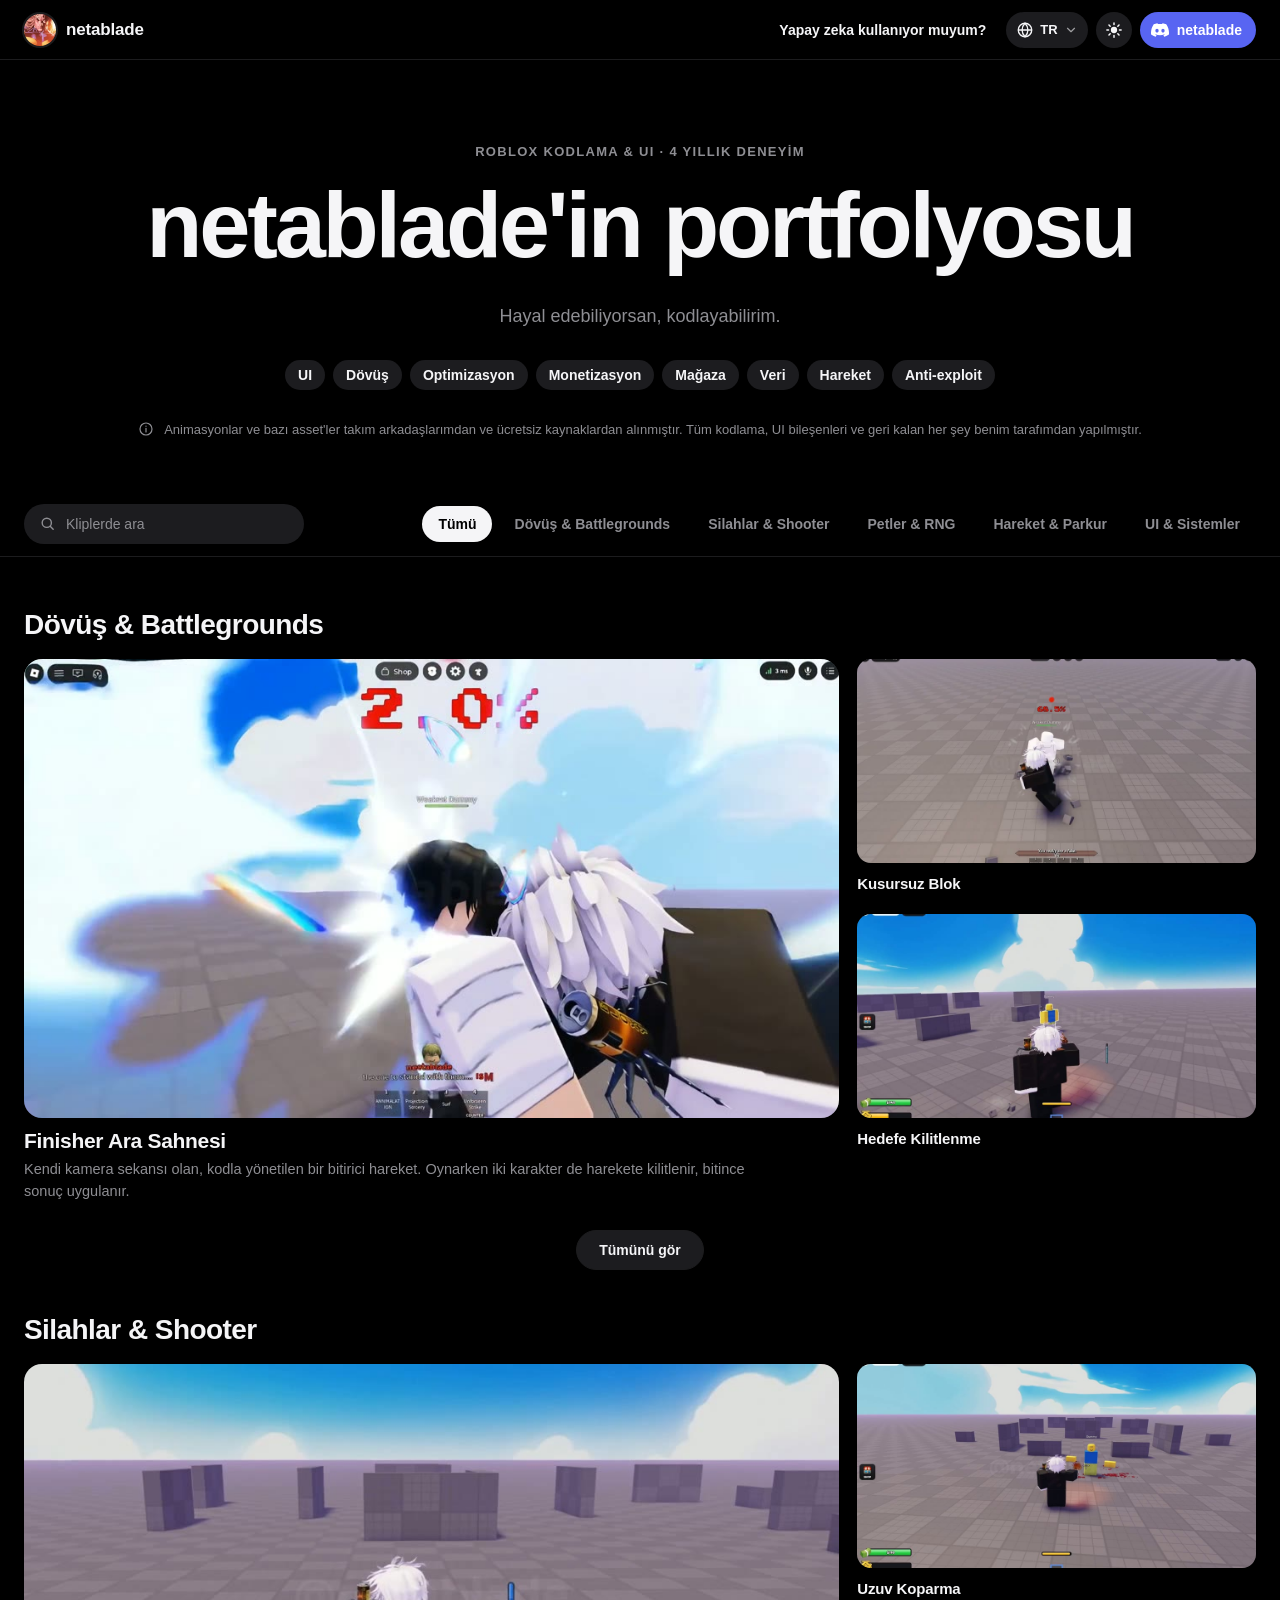
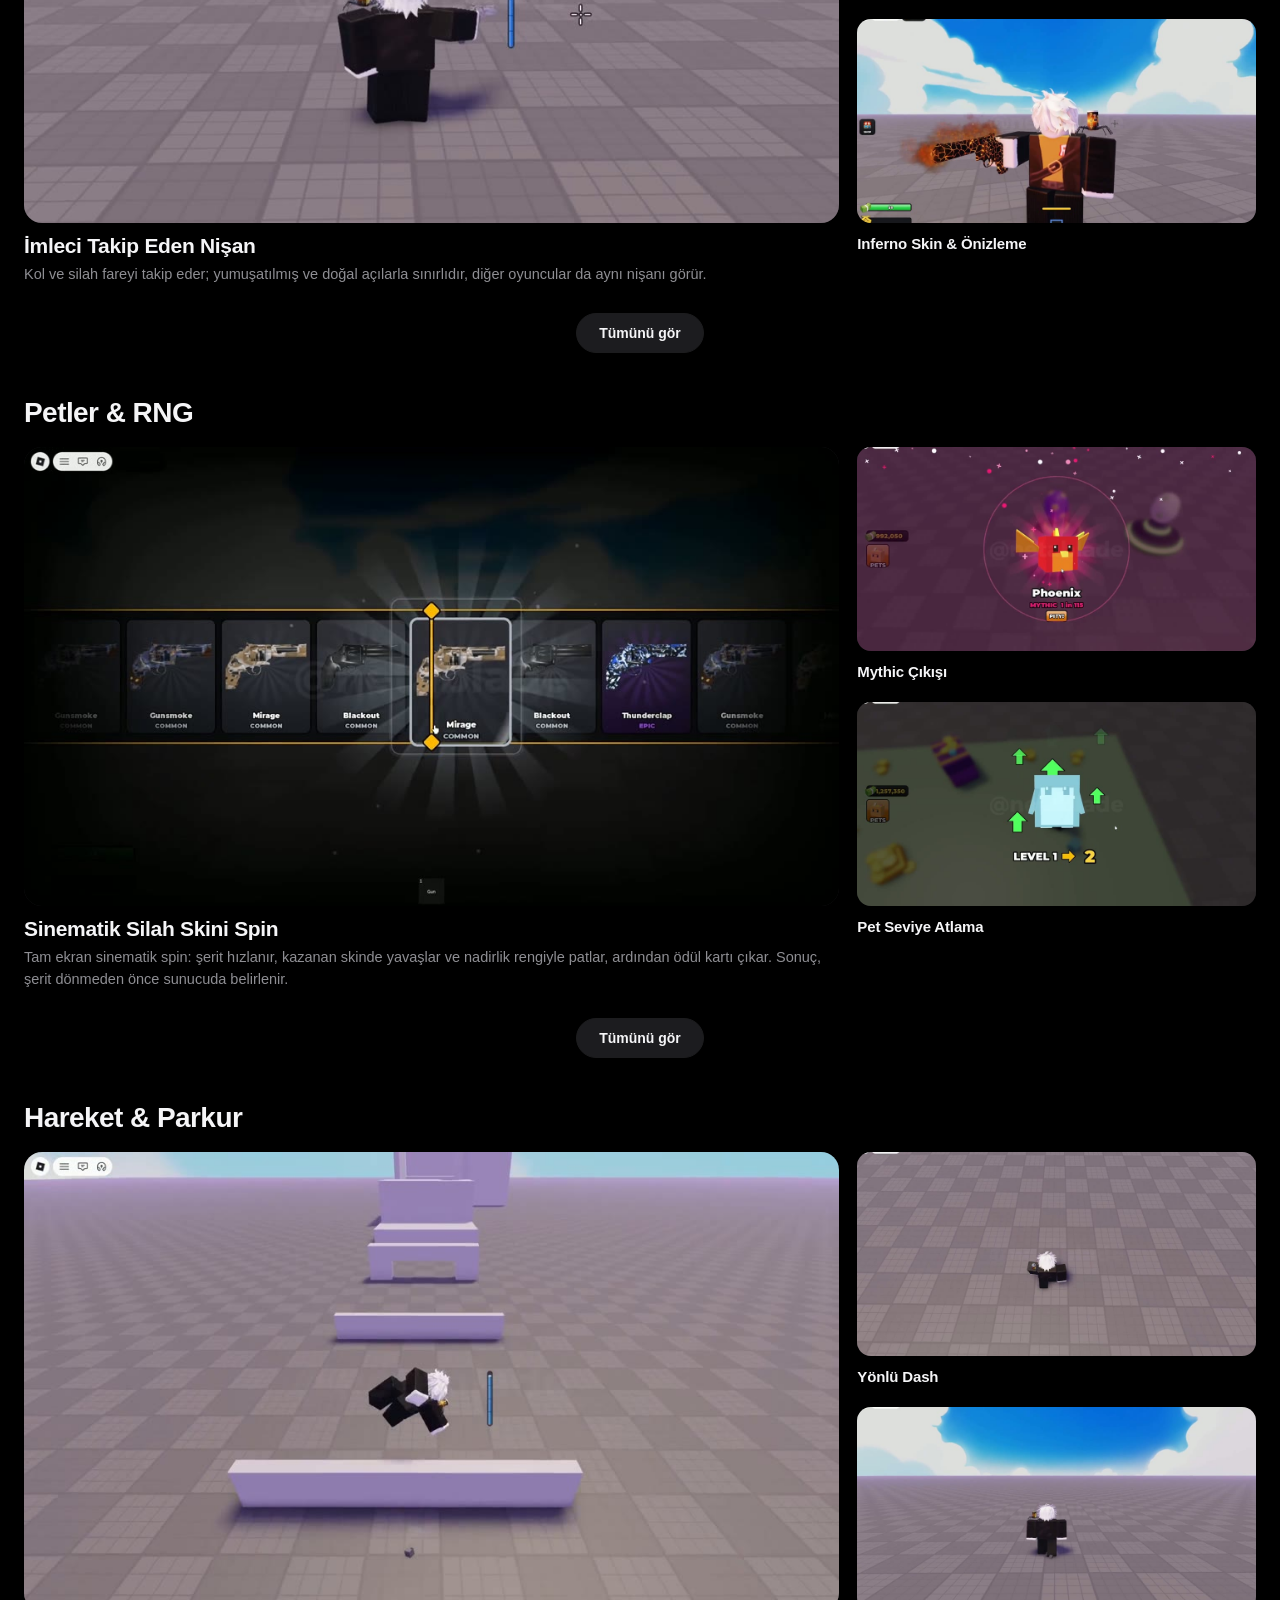
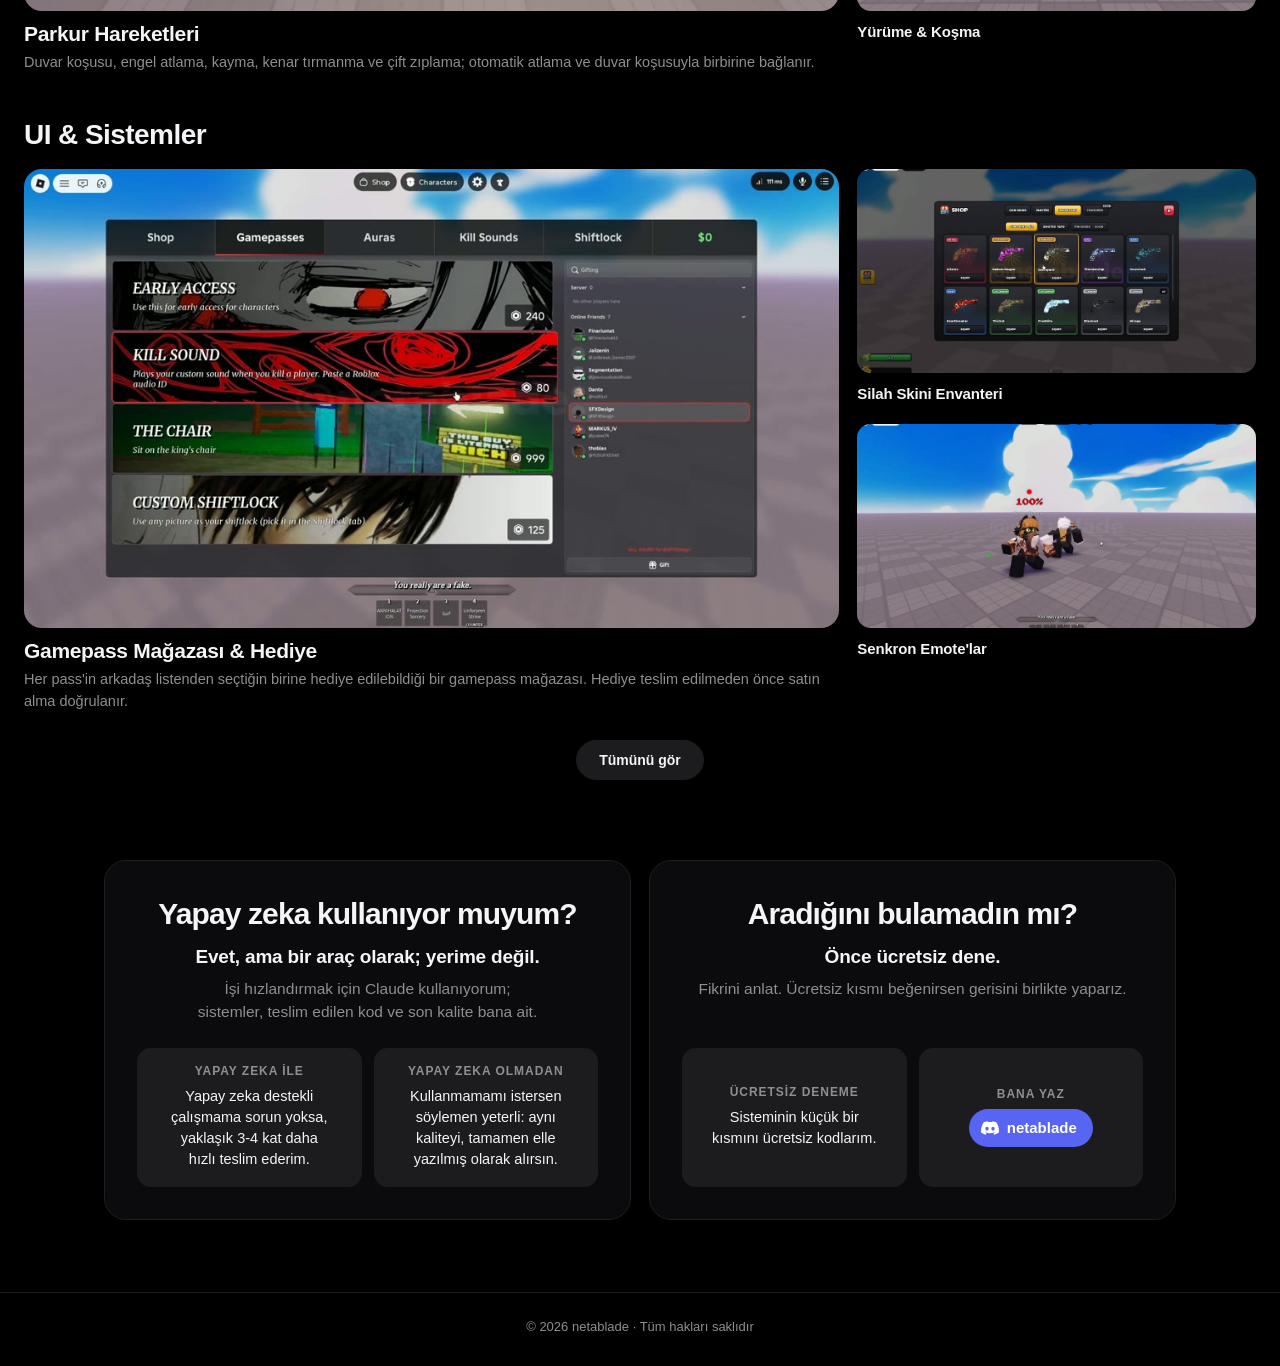
<file: tr/index.html>
<!doctype html>
<html lang="tr" data-theme="dark" data-root="../">
<head>
	<meta charset="utf-8">
	<meta name="viewport" content="width=device-width, initial-scale=1">
	<title>netablade'in portfolyosu</title>
	<meta name="description" content="Roblox kodlama &amp; UI · 4 yıllık deneyim. UI, dövüş, mağaza ve veri sistemleri.">
	<meta name="theme-color" content="#000000">
	<script>
		// (the theme is set before anything draws: dark unless the visitor picked light)
		try { if (localStorage.getItem("theme") === "light") document.documentElement.dataset.theme = "light"; } catch (e) {}
	</script>
	<link rel="icon" href="../favicon.ico" sizes="any">
	<link rel="icon" type="image/png" sizes="32x32" href="../img/icon-32.png">
	<link rel="icon" type="image/png" sizes="192x192" href="../img/icon-192.png">
	<link rel="apple-touch-icon" href="../img/apple-touch-icon.png">
	<link rel="alternate" hreflang="en" href="https://netablade.github.io/">
	<link rel="alternate" hreflang="tr" href="https://netablade.github.io/tr/">
	<link rel="alternate" hreflang="es" href="https://netablade.github.io/es/">
	<link rel="alternate" hreflang="pt" href="https://netablade.github.io/pt/">
	<link rel="alternate" hreflang="x-default" href="https://netablade.github.io/">
	<!-- the card a shared link shows (Discord, Twitter...): the reel as a GIF, so Discord plays it by itself, looping
	     (a video there would wait for a click). Made by ai-video/reel/make_reel.sh; keep it under 8 MB. -->
	<meta property="og:type" content="website">
	<meta property="og:site_name" content="netablade">
	<meta property="og:title" content="netablade'in portfolyosu">
	<meta property="og:description" content="Roblox kodlama &amp; UI · 4 yıllık deneyim. UI, dövüş, mağaza ve veri sistemleri. Siparişler açık.">
	<meta property="og:url" content="https://netablade.github.io/tr/">
	<meta property="og:image" content="https://netablade.github.io/img/reel.gif?v=db56c184">
	<meta property="og:image:type" content="image/gif">
	<meta property="og:image:width" content="400">
	<meta property="og:image:height" content="225">
	<meta name="twitter:card" content="summary_large_image">
	<meta name="twitter:image" content="https://netablade.github.io/img/reel.gif?v=db56c184">
	<link rel="stylesheet" href="../style.css?v=0acecd5c">
</head>
<body>
	<header class="topbar">
		<div class="inner">
			<a class="brand notranslate" href="#"><img class="avatar" src="../img/avatar.webp" alt="" width="32" height="32">netablade</a>
			<nav class="tools">
				<a class="nav-link" href="#ai">Yapay zeka kullanıyor muyum?</a>
				<div class="lang">
					<button class="icon-button lang-button" aria-label="Dil" aria-haspopup="true"><svg viewBox="0 0 24 24" aria-hidden="true" fill="none" stroke="currentColor" stroke-width="1.8"><circle cx="12" cy="12" r="9"/><path d="M3 12h18M12 3c2.6 2.7 3.9 5.7 3.9 9s-1.3 6.3-3.9 9c-2.6-2.7-3.9-5.7-3.9-9S9.4 5.7 12 3z"/></svg><span class="lang-code notranslate">TR</span><svg class="chevron" viewBox="0 0 24 24" aria-hidden="true" fill="none" stroke="currentColor" stroke-width="2" stroke-linecap="round" stroke-linejoin="round"><path d="M6 9l6 6 6-6"/></svg></button>
					<ul class="lang-menu" role="menu"><li><button data-lang="en"><span class="notranslate">English</span></button></li><li><button data-lang="es" data-page="es/"><span class="notranslate">Español</span></button></li><li><button data-lang="pt" data-page="pt/"><span class="notranslate">Português</span></button></li><li><button data-lang="fr"><span class="notranslate">Français</span></button></li><li><button data-lang="de"><span class="notranslate">Deutsch</span></button></li><li><button data-lang="it"><span class="notranslate">Italiano</span></button></li><li><button data-lang="ru"><span class="notranslate">Русский</span></button></li><li><button data-lang="tr" data-page="tr/" class="current"><span class="notranslate">Türkçe</span></button></li><li><button data-lang="ar"><span class="notranslate">العربية</span></button></li><li><button data-lang="hi"><span class="notranslate">हिन्दी</span></button></li><li><button data-lang="id"><span class="notranslate">Bahasa Indonesia</span></button></li><li><button data-lang="ja"><span class="notranslate">日本語</span></button></li><li><button data-lang="ko"><span class="notranslate">한국어</span></button></li><li><button data-lang="zh-CN"><span class="notranslate">简体中文</span></button></li><li><button data-lang="zh-TW"><span class="notranslate">繁體中文</span></button></li><li><button data-lang="vi"><span class="notranslate">Tiếng Việt</span></button></li><li><button data-lang="th"><span class="notranslate">ไทย</span></button></li><li><button data-lang="pl"><span class="notranslate">Polski</span></button></li><li><button data-lang="nl"><span class="notranslate">Nederlands</span></button></li><li><button data-lang="uk"><span class="notranslate">Українська</span></button></li><li><button data-lang="tl"><span class="notranslate">Filipino</span></button></li><li><button data-lang="ms"><span class="notranslate">Bahasa Melayu</span></button></li><li><button data-lang="sv"><span class="notranslate">Svenska</span></button></li><li><button data-lang="ro"><span class="notranslate">Română</span></button></li><li><button data-lang="cs"><span class="notranslate">Čeština</span></button></li></ul>
				</div>
				<button class="icon-button theme-button" aria-label="Açık veya koyu"><svg class="sun" viewBox="0 0 24 24" aria-hidden="true"><circle cx="12" cy="12" r="4.2" fill="currentColor"/><g stroke="currentColor" stroke-width="2" stroke-linecap="round"><path d="M12 2.5v2.2M12 19.3v2.2M2.5 12h2.2M19.3 12h2.2M5.3 5.3l1.6 1.6M17.1 17.1l1.6 1.6M5.3 18.7l1.6-1.6M17.1 6.9l1.6-1.6"/></g></svg><svg class="moon" viewBox="0 0 24 24" aria-hidden="true"><path fill="currentColor" d="M20.4 14.6A8.6 8.6 0 0 1 9.4 3.6a.6.6 0 0 0-.8-.7A9.6 9.6 0 1 0 21.1 15.4a.6.6 0 0 0-.7-.8z"/></svg></button>
				<button class="discord small" data-copy="netablade" data-done="Kopyalandı!" title="Discord adımı kopyala"><svg viewBox="0 0 24 24" aria-hidden="true"><path fill="currentColor" d="M20.317 4.37a19.79 19.79 0 0 0-4.885-1.515.074.074 0 0 0-.079.037c-.211.375-.445.865-.608 1.25a18.27 18.27 0 0 0-5.487 0 12.64 12.64 0 0 0-.618-1.25.077.077 0 0 0-.079-.037A19.74 19.74 0 0 0 3.677 4.37a.07.07 0 0 0-.032.027C.533 9.046-.32 13.58.099 18.058a.082.082 0 0 0 .031.056 19.9 19.9 0 0 0 5.993 3.03.078.078 0 0 0 .084-.028c.462-.63.874-1.295 1.226-1.994a.076.076 0 0 0-.041-.106 13.1 13.1 0 0 1-1.872-.892.077.077 0 0 1-.008-.128c.126-.094.252-.192.372-.291a.074.074 0 0 1 .078-.01c3.928 1.793 8.18 1.793 12.062 0a.074.074 0 0 1 .078.009c.12.1.246.198.373.292a.077.077 0 0 1-.006.127 12.3 12.3 0 0 1-1.873.892.077.077 0 0 0-.041.107c.36.698.772 1.362 1.225 1.993a.076.076 0 0 0 .084.028 19.84 19.84 0 0 0 6.002-3.03.077.077 0 0 0 .032-.054c.5-5.177-.838-9.674-3.549-13.66a.061.061 0 0 0-.031-.03zM8.02 15.331c-1.183 0-2.157-1.085-2.157-2.419 0-1.333.956-2.419 2.157-2.419 1.21 0 2.176 1.096 2.157 2.42 0 1.333-.956 2.418-2.157 2.418zm7.975 0c-1.183 0-2.157-1.085-2.157-2.419 0-1.333.955-2.419 2.157-2.419 1.21 0 2.176 1.096 2.157 2.42 0 1.333-.946 2.418-2.157 2.418z"/></svg><span class="name notranslate">netablade</span></button>
			</nav>
		</div>
	</header>

	<div class="hero">
		<p class="kicker reveal">Roblox kodlama &amp; UI · 4 yıllık deneyim</p>
		<h1 class="reveal">netablade'in portfolyosu</h1>
		<p class="tagline reveal">Hayal edebiliyorsan, kodlayabilirim.</p>
		<div class="chips reveal"><span class="chip-row"><span class="chip">UI</span><span class="chip">Dövüş</span><span class="chip">Optimizasyon</span><span class="chip">Monetizasyon</span></span><span class="chip-row"><span class="chip">Mağaza</span><span class="chip">Veri</span><span class="chip">Hareket</span><span class="chip">Anti-exploit</span></span></div>
		<p class="profile-note reveal"><svg viewBox="0 0 24 24" aria-hidden="true" fill="none" stroke="currentColor" stroke-width="1.8" stroke-linecap="round"><circle cx="12" cy="12" r="9"/><path d="M12 11v5.5M12 7.6v.1"/></svg><span>Animasyonlar ve bazı asset'ler takım arkadaşlarımdan ve ücretsiz kaynaklardan alınmıştır. Tüm kodlama, UI bileşenleri ve geri kalan her şey benim tarafımdan yapılmıştır.</span></p>
	</div>

	<div class="filters" id="work">
		<div class="inner">
			<label class="search"><svg viewBox="0 0 24 24" aria-hidden="true" fill="none" stroke="currentColor" stroke-width="2" stroke-linecap="round"><circle cx="11" cy="11" r="6.5"/><path d="M20 20l-4.2-4.2"/></svg><input type="search" placeholder="Kliplerde ara" aria-label="Kliplerde ara" autocomplete="off"></label>
			<div class="pills">
				<span class="glider" aria-hidden="true"></span>
					<button class="pill active" data-filter="all">Tümü</button>
					<button class="pill" data-filter="combat">Dövüş &amp; Battlegrounds</button>
					<button class="pill" data-filter="guns">Silahlar &amp; Shooter</button>
					<button class="pill" data-filter="pets">Petler &amp; RNG</button>
					<button class="pill" data-filter="movement">Hareket &amp; Parkur</button>
					<button class="pill" data-filter="ui">UI &amp; Sistemler</button>
			</div>
		</div>
	</div>

	<main>
		<section id="combat" data-category="combat">
			<h2>Dövüş &amp; Battlegrounds</h2>
			<div class="feature collapsed">
				<article class="clip big" id="finisher-cutscene" data-video="../videos/combat-and-battlegrounds/finisher-cutscene.mp4" data-search="finisher ara sahnesi kendi kamera sekansi olan, kodla yonetilen bir bitirici hareket. oynarken iki karakter de harekete kilitlenir, bitince sonuc uygulanir. dovus &amp; battlegrounds finisher cutscene a scripted finisher with its own camera sequence. both characters are locked into the move while it plays, then the result is applied once it ends. combat &amp; battlegrounds">
					<div class="frame">
						<div class="media"><video muted loop playsinline disablepictureinpicture preload="none" poster="../videos/combat-and-battlegrounds/finisher-cutscene.jpg" data-src="../videos/combat-and-battlegrounds/finisher-cutscene-md.mp4"></video></div>
						<div class="about"><p>Kendi kamera sekansı olan, kodla yönetilen bir bitirici hareket. Oynarken iki karakter de harekete kilitlenir, bitince sonuç uygulanır.</p></div>
					</div>
					<div class="text"><h3 class="title">Finisher Ara Sahnesi</h3><p class="desc">Kendi kamera sekansı olan, kodla yönetilen bir bitirici hareket. Oynarken iki karakter de harekete kilitlenir, bitince sonuç uygulanır.</p></div>
				</article>
				<article class="clip small" id="perfect-block" data-video="../videos/combat-and-battlegrounds/perfect-block.mp4" data-search="kusursuz blok vurus gelmeden hemen once blok yapmak kusursuz blok sayilir: saldiran sersemler, savunan bedava bir acik yakalar. dovus &amp; battlegrounds perfect block blocking right before a hit lands gives a perfect block: the attacker is stunned and the defender gets a free opening. combat &amp; battlegrounds">
					<div class="frame">
						<div class="media"><video muted loop playsinline disablepictureinpicture preload="none" poster="../videos/combat-and-battlegrounds/perfect-block.jpg" data-src="../videos/combat-and-battlegrounds/perfect-block-md.mp4"></video></div>
						<div class="about"><p>Vuruş gelmeden hemen önce blok yapmak kusursuz blok sayılır: saldıran sersemler, savunan bedava bir açık yakalar.</p></div>
					</div>
					<div class="text"><h3 class="title">Kusursuz Blok</h3><p class="desc">Vuruş gelmeden hemen önce blok yapmak kusursuz blok sayılır: saldıran sersemler, savunan bedava bir açık yakalar.</p></div>
				</article>
				<article class="clip small" id="lock-on-targeting" data-video="../videos/combat-and-battlegrounds/lock-on-system.mp4" data-search="hedefe kilitlenme ekranin ortasina en yakin hedefe kilitlenir. omuz ustu kamera kendi render adiminda calisir, karakter hedefe otomatik doner, hedefi duvar arkasindan da gorunen bir vurgu isaretler; hedef olunce ya da uzaklasinca kilit kalkar. dovus &amp; battlegrounds lock-on targeting locks onto the target closest to screen center. over-the-shoulder camera on its own render step, the character auto-faces the target, a see-through highlight marks it, and it releases on death or distance. combat &amp; battlegrounds">
					<div class="frame">
						<div class="media"><video muted loop playsinline disablepictureinpicture preload="none" poster="../videos/combat-and-battlegrounds/lock-on-system.jpg" data-src="../videos/combat-and-battlegrounds/lock-on-system-md.mp4"></video></div>
						<div class="about"><p>Ekranın ortasına en yakın hedefe kilitlenir. Omuz üstü kamera kendi render adımında çalışır, karakter hedefe otomatik döner, hedefi duvar arkasından da görünen bir vurgu işaretler; hedef ölünce ya da uzaklaşınca kilit kalkar.</p></div>
					</div>
					<div class="text"><h3 class="title">Hedefe Kilitlenme</h3><p class="desc">Ekranın ortasına en yakın hedefe kilitlenir. Omuz üstü kamera kendi render adımında çalışır, karakter hedefe otomatik döner, hedefi duvar arkasından da görünen bir vurgu işaretler; hedef ölünce ya da uzaklaşınca kilit kalkar.</p></div>
				</article>
				<article class="clip small" id="ground-smash-skill" data-video="../videos/combat-and-battlegrounds/ground-smash-skill.mp4" data-search="yere carpma yetenegi yere vurusla biten cok vuruslu bir yetenek: her asamada ayri hit tespiti, geri itme ve vurustan sonra kendini temizleyen enkazli bir krater. dovus &amp; battlegrounds ground smash skill a multi-hit skill ending in a ground slam: hit detection per phase, knockback, and a crater with debris that clears itself after the hit. combat &amp; battlegrounds">
					<div class="frame">
						<div class="media"><video muted loop playsinline disablepictureinpicture preload="none" poster="../videos/combat-and-battlegrounds/ground-smash-skill.jpg" data-src="../videos/combat-and-battlegrounds/ground-smash-skill-md.mp4"></video></div>
						<div class="about"><p>Yere vuruşla biten çok vuruşlu bir yetenek: her aşamada ayrı hit tespiti, geri itme ve vuruştan sonra kendini temizleyen enkazlı bir krater.</p></div>
					</div>
					<div class="text"><h3 class="title">Yere Çarpma Yeteneği</h3><p class="desc">Yere vuruşla biten çok vuruşlu bir yetenek: her aşamada ayrı hit tespiti, geri itme ve vuruştan sonra kendini temizleyen enkazlı bir krater.</p></div>
				</article>
				<article class="clip small" id="m1-optimization-old-vs-new" data-video="../videos/combat-and-battlegrounds/m1-optimization-old-vs-new.mp4" data-search="m1 optimizasyonu: eski vs yeni solda: vurus ancak sunucudan geri donunce, tiklamadan tam bir ping sonra gorunuyordu. sagda: client tarafi tahmin vurusu tikladigin karede baslatiyor, her isabete yine sunucu karar veriyor. dovus &amp; battlegrounds m1 optimization: old vs new left: the swing only showed up once the server's copy came back, a full ping after the click. right: client-side prediction starts it on the same frame you click, while the server still decides every hit. combat &amp; battlegrounds">
					<div class="frame">
						<div class="media"><video muted loop playsinline disablepictureinpicture preload="none" poster="../videos/combat-and-battlegrounds/m1-optimization-old-vs-new.jpg" data-src="../videos/combat-and-battlegrounds/m1-optimization-old-vs-new-md.mp4"></video></div>
						<div class="about"><p>Solda: vuruş ancak sunucudan geri dönünce, tıklamadan tam bir ping sonra görünüyordu. Sağda: client tarafı tahmin vuruşu tıkladığın karede başlatıyor, her isabete yine sunucu karar veriyor.</p></div>
					</div>
					<div class="text"><h3 class="title">M1 Optimizasyonu: Eski vs Yeni</h3><p class="desc">Solda: vuruş ancak sunucudan geri dönünce, tıklamadan tam bir ping sonra görünüyordu. Sağda: client tarafı tahmin vuruşu tıkladığın karede başlatıyor, her isabete yine sunucu karar veriyor.</p></div>
				</article>
				<article class="clip small" id="grab-and-slam-skill" data-video="../videos/combat-and-battlegrounds/grab-slam-skill.mp4" data-search="yakala &amp; carp yetenegi hedefi animasyon boyunca tutan bir yakalama; sonra yere carpip firlatir. vfx'ler animasyonun keyframe'lerine gore zamanlanir. dovus &amp; battlegrounds grab &amp; slam skill a grab that holds the target through the whole animation, then slams and launches them, with vfx timed to the animation's keyframes. combat &amp; battlegrounds">
					<div class="frame">
						<div class="media"><video muted loop playsinline disablepictureinpicture preload="none" poster="../videos/combat-and-battlegrounds/grab-slam-skill.jpg" data-src="../videos/combat-and-battlegrounds/grab-slam-skill-md.mp4"></video></div>
						<div class="about"><p>Hedefi animasyon boyunca tutan bir yakalama; sonra yere çarpıp fırlatır. VFX'ler animasyonun keyframe'lerine göre zamanlanır.</p></div>
					</div>
					<div class="text"><h3 class="title">Yakala &amp; Çarp Yeteneği</h3><p class="desc">Hedefi animasyon boyunca tutan bir yakalama; sonra yere çarpıp fırlatır. VFX'ler animasyonun keyframe'lerine göre zamanlanır.</p></div>
				</article>
				<article class="clip small" id="4-hit-m1-combo" data-video="../videos/combat-and-battlegrounds/m1-combo.mp4" data-search="4 vuruslu m1 kombo kombo sayaci, sifirlanma suresi ve son vurusta geri itmesi olan 4 vuruslu temel kombo. client tarafi tahmin, tikladigin an vurusu baslatir. dovus &amp; battlegrounds 4-hit m1 combo a 4-hit basic combo with a combo counter, reset timer and knockback on the last hit. client-side prediction starts the swing the moment you click. combat &amp; battlegrounds">
					<div class="frame">
						<div class="media"><video muted loop playsinline disablepictureinpicture preload="none" poster="../videos/combat-and-battlegrounds/m1-combo.jpg" data-src="../videos/combat-and-battlegrounds/m1-combo-md.mp4"></video></div>
						<div class="about"><p>Kombo sayacı, sıfırlanma süresi ve son vuruşta geri itmesi olan 4 vuruşlu temel kombo. Client tarafı tahmin, tıkladığın an vuruşu başlatır.</p></div>
					</div>
					<div class="text"><h3 class="title">4 Vuruşlu M1 Kombo</h3><p class="desc">Kombo sayacı, sıfırlanma süresi ve son vuruşta geri itmesi olan 4 vuruşlu temel kombo. Client tarafı tahmin, tıkladığın an vuruşu başlatır.</p></div>
				</article>
				<article class="clip small" id="counter" data-video="../videos/combat-and-battlegrounds/counter.mp4" data-search="karsi saldiri bir karsilik durusu: suresi icinde vurulursan saldiranin hareketi iptal olur ve kendi animasyonuyla karsilik verir. dovus &amp; battlegrounds counter a counter stance: getting hit inside its window cancels the attacker's move and hits back with its own animation. combat &amp; battlegrounds">
					<div class="frame">
						<div class="media"><video muted loop playsinline disablepictureinpicture preload="none" poster="../videos/combat-and-battlegrounds/counter.jpg" data-src="../videos/combat-and-battlegrounds/counter-md.mp4"></video></div>
						<div class="about"><p>Bir karşılık duruşu: süresi içinde vurulursan saldıranın hareketi iptal olur ve kendi animasyonuyla karşılık verir.</p></div>
					</div>
					<div class="text"><h3 class="title">Karşı Saldırı</h3><p class="desc">Bir karşılık duruşu: süresi içinde vurulursan saldıranın hareketi iptal olur ve kendi animasyonuyla karşılık verir.</p></div>
				</article>
				<article class="clip small" id="awakening-transformation" data-video="../videos/combat-and-battlegrounds/awakening-animation.mp4" data-search="uyanis donusumu uyanis sekansi: kamera calismasi ve efektlerle tam ekran bir donusum, ardindan guclendirilmis bir hareket seti. dovus &amp; battlegrounds awakening transformation the awakening sequence: a full-screen transformation with camera work, effects and a powered-up moveset afterwards. combat &amp; battlegrounds">
					<div class="frame">
						<div class="media"><video muted loop playsinline disablepictureinpicture preload="none" poster="../videos/combat-and-battlegrounds/awakening-animation.jpg" data-src="../videos/combat-and-battlegrounds/awakening-animation-md.mp4"></video></div>
						<div class="about"><p>Uyanış sekansı: kamera çalışması ve efektlerle tam ekran bir dönüşüm, ardından güçlendirilmiş bir hareket seti.</p></div>
					</div>
					<div class="text"><h3 class="title">Uyanış Dönüşümü</h3><p class="desc">Uyanış sekansı: kamera çalışması ve efektlerle tam ekran bir dönüşüm, ardından güçlendirilmiş bir hareket seti.</p></div>
				</article>
				<article class="clip small" id="combat-dashes" data-video="../videos/combat-and-battlegrounds/dashes.mp4" data-search="dovus dash'leri kendi animasyonlari, izleri ve bekleme sureleri olan yonlu dash'ler; kombo ortasinda kullanilabilir. dovus &amp; battlegrounds combat dashes directional dashes with their own animations, trails and cooldowns, usable mid-combo. combat &amp; battlegrounds">
					<div class="frame">
						<div class="media"><video muted loop playsinline disablepictureinpicture preload="none" poster="../videos/combat-and-battlegrounds/dashes.jpg" data-src="../videos/combat-and-battlegrounds/dashes-md.mp4"></video></div>
						<div class="about"><p>Kendi animasyonları, izleri ve bekleme süreleri olan yönlü dash'ler; kombo ortasında kullanılabilir.</p></div>
					</div>
					<div class="text"><h3 class="title">Dövüş Dash'leri</h3><p class="desc">Kendi animasyonları, izleri ve bekleme süreleri olan yönlü dash'ler; kombo ortasında kullanılabilir.</p></div>
				</article>
				<article class="clip small" id="front-dash-finisher" data-video="../videos/combat-and-battlegrounds/front-dash-finisher.mp4" data-search="ileri dash bitirici isabet edince bitirici vurusa donusen bir ileri dash; dogrudan kombonun devamina baglanir. dovus &amp; battlegrounds front dash finisher a forward dash that turns into a finishing strike when it connects, chaining straight out of the combo. combat &amp; battlegrounds">
					<div class="frame">
						<div class="media"><video muted loop playsinline disablepictureinpicture preload="none" poster="../videos/combat-and-battlegrounds/front-dash-finisher.jpg" data-src="../videos/combat-and-battlegrounds/front-dash-finisher-md.mp4"></video></div>
						<div class="about"><p>İsabet edince bitirici vuruşa dönüşen bir ileri dash; doğrudan kombonun devamına bağlanır.</p></div>
					</div>
					<div class="text"><h3 class="title">İleri Dash Bitirici</h3><p class="desc">İsabet edince bitirici vuruşa dönüşen bir ileri dash; doğrudan kombonun devamına bağlanır.</p></div>
				</article>
			</div>
			<button class="more" data-more="Tümünü gör" data-less="Daha az göster">Tümünü gör</button>
		</section>

		<section id="guns" data-category="guns">
			<h2>Silahlar &amp; Shooter</h2>
			<div class="feature collapsed">
				<article class="clip big" id="cursor-follow-aiming" data-video="../videos/guns-and-shooter/cursor-follow-aim.mp4" data-search="imleci takip eden nisan kol ve silah fareyi takip eder; yumusatilmis ve dogal acilarla sinirlidir, diger oyuncular da ayni nisani gorur. silahlar &amp; shooter cursor-follow aiming the arm and the gun follow the mouse, smoothed and limited to natural angles, and other players see the same aim. guns &amp; shooter">
					<div class="frame">
						<div class="media"><video muted loop playsinline disablepictureinpicture preload="none" poster="../videos/guns-and-shooter/cursor-follow-aim.jpg" data-src="../videos/guns-and-shooter/cursor-follow-aim-md.mp4"></video></div>
						<div class="about"><p>Kol ve silah fareyi takip eder; yumuşatılmış ve doğal açılarla sınırlıdır, diğer oyuncular da aynı nişanı görür.</p></div>
					</div>
					<div class="text"><h3 class="title">İmleci Takip Eden Nişan</h3><p class="desc">Kol ve silah fareyi takip eder; yumuşatılmış ve doğal açılarla sınırlıdır, diğer oyuncular da aynı nişanı görür.</p></div>
				</article>
				<article class="clip small" id="limb-dismemberment" data-video="../videos/guns-and-shooter/dummy-limb-shots.mp4" data-search="uzuv koparma her isabet vucudun hangi bolgesine geldigini kontrol eder: ust kol ya da bacak kopup merminin ivmesiyle ucar, bilege gelen atis kanatir, kafadan vurus oldurur. fizik ates edene ait oldugu icin aninda tepki verir. silahlar &amp; shooter limb dismemberment each hit checks which body part was hit: an upper arm or a leg comes off and flies with the bullet's momentum, a wrist hit bleeds, and a headshot kills. physics is owned by the shooter, so it reacts instantly. guns &amp; shooter">
					<div class="frame">
						<div class="media"><video muted loop playsinline disablepictureinpicture preload="none" poster="../videos/guns-and-shooter/dummy-limb-shots.jpg" data-src="../videos/guns-and-shooter/dummy-limb-shots-md.mp4"></video></div>
						<div class="about"><p>Her isabet vücudun hangi bölgesine geldiğini kontrol eder: üst kol ya da bacak kopup merminin ivmesiyle uçar, bileğe gelen atış kanatır, kafadan vuruş öldürür. Fizik ateş edene ait olduğu için anında tepki verir.</p></div>
					</div>
					<div class="text"><h3 class="title">Uzuv Koparma</h3><p class="desc">Her isabet vücudun hangi bölgesine geldiğini kontrol eder: üst kol ya da bacak kopup merminin ivmesiyle uçar, bileğe gelen atış kanatır, kafadan vuruş öldürür. Fizik ateş edene ait olduğu için anında tepki verir.</p></div>
				</article>
				<article class="clip small" id="inferno-skin-and-preview" data-video="../videos/guns-and-shooter/inferno-gun-skin-preview.mp4" data-search="inferno skin &amp; onizleme kendi dokulari ve ates efektleri olan bir silah skini; kusanmadan once envanterde onizlemesi. silahlar &amp; shooter inferno skin &amp; preview a gun skin with its own textures and fire effects, and a preview of it in the inventory before you equip it. guns &amp; shooter">
					<div class="frame">
						<div class="media"><video muted loop playsinline disablepictureinpicture preload="none" poster="../videos/guns-and-shooter/inferno-gun-skin-preview.jpg" data-src="../videos/guns-and-shooter/inferno-gun-skin-preview-md.mp4"></video></div>
						<div class="about"><p>Kendi dokuları ve ateş efektleri olan bir silah skini; kuşanmadan önce envanterde önizlemesi.</p></div>
					</div>
					<div class="text"><h3 class="title">Inferno Skin &amp; Önizleme</h3><p class="desc">Kendi dokuları ve ateş efektleri olan bir silah skini; kuşanmadan önce envanterde önizlemesi.</p></div>
				</article>
				<article class="clip small" id="run-and-gun" data-video="../videos/guns-and-shooter/running-and-shooting.mp4" data-search="kosarak ates kosarken ates etme: nisan, geri tepme ve kol sallanmasi hareket halinde de calisir, her atis sunucuda kontrol edilir. silahlar &amp; shooter run &amp; gun shooting while sprinting: the aim, recoil and arm sway keep working on the move, and every shot is checked on the server. guns &amp; shooter">
					<div class="frame">
						<div class="media"><video muted loop playsinline disablepictureinpicture preload="none" poster="../videos/guns-and-shooter/running-and-shooting.jpg" data-src="../videos/guns-and-shooter/running-and-shooting-md.mp4"></video></div>
						<div class="about"><p>Koşarken ateş etme: nişan, geri tepme ve kol sallanması hareket halinde de çalışır, her atış sunucuda kontrol edilir.</p></div>
					</div>
					<div class="text"><h3 class="title">Koşarak Ateş</h3><p class="desc">Koşarken ateş etme: nişan, geri tepme ve kol sallanması hareket halinde de çalışır, her atış sunucuda kontrol edilir.</p></div>
				</article>
				<article class="clip small" id="ragdoll-and-blood-impacts" data-video="../videos/guns-and-shooter/dummy-shoot-preview.mp4" data-search="ragdoll &amp; kan efektleri ragdoll mankende vurus tepkileri: gercek yaylar cizerek ucup yere sicrayan kan damlalari, vucutta yara lekeleri, ardindan yeniden dogma. silahlar &amp; shooter ragdoll &amp; blood impacts hit reactions on a ragdoll dummy: blood drops that fly in real arcs and splat on the ground, wound stains on the body, then a respawn. guns &amp; shooter">
					<div class="frame">
						<div class="media"><video muted loop playsinline disablepictureinpicture preload="none" poster="../videos/guns-and-shooter/dummy-shoot-preview.jpg" data-src="../videos/guns-and-shooter/dummy-shoot-preview-md.mp4"></video></div>
						<div class="about"><p>Ragdoll mankende vuruş tepkileri: gerçek yaylar çizerek uçup yere sıçrayan kan damlaları, vücutta yara lekeleri, ardından yeniden doğma.</p></div>
					</div>
					<div class="text"><h3 class="title">Ragdoll &amp; Kan Efektleri</h3><p class="desc">Ragdoll mankende vuruş tepkileri: gerçek yaylar çizerek uçup yere sıçrayan kan damlaları, vücutta yara lekeleri, ardından yeniden doğma.</p></div>
				</article>
			</div>
			<button class="more" data-more="Tümünü gör" data-less="Daha az göster">Tümünü gör</button>
		</section>

		<section id="pets" data-category="pets">
			<h2>Petler &amp; RNG</h2>
			<div class="feature collapsed">
				<article class="clip big" id="cinematic-gun-skin-spin" data-video="../videos/pets-and-rng/cinematic-gun-skin-spin.mp4" data-search="sinematik silah skini spin tam ekran sinematik spin: serit hizlanir, kazanan skinde yavaslar ve nadirlik rengiyle patlar, ardindan odul karti cikar. sonuc, serit donmeden once sunucuda belirlenir. petler &amp; rng cinematic gun skin spin the spin as a full-screen cinematic: the reel speeds up, slows down onto the winning skin and bursts in its rarity color, then the reward card shows. the result is rolled on the server before the reel moves. pets &amp; rng">
					<div class="frame">
						<div class="media"><video muted loop playsinline disablepictureinpicture preload="none" poster="../videos/pets-and-rng/cinematic-gun-skin-spin.jpg" data-src="../videos/pets-and-rng/cinematic-gun-skin-spin-md.mp4"></video></div>
						<div class="about"><p>Tam ekran sinematik spin: şerit hızlanır, kazanan skinde yavaşlar ve nadirlik rengiyle patlar, ardından ödül kartı çıkar. Sonuç, şerit dönmeden önce sunucuda belirlenir.</p></div>
					</div>
					<div class="text"><h3 class="title">Sinematik Silah Skini Spin</h3><p class="desc">Tam ekran sinematik spin: şerit hızlanır, kazanan skinde yavaşlar ve nadirlik rengiyle patlar, ardından ödül kartı çıkar. Sonuç, şerit dönmeden önce sunucuda belirlenir.</p></div>
				</article>
				<article class="clip small" id="mythic-hatch" data-video="../videos/pets-and-rng/mythic-hatch.mp4" data-search="mythic cikisi en nadir seviye: daha uzun bir guc toplama, ekran tonu, isinlar, pariltilar ve ekran sarsintisi. sanslar, luck ve pity sayaciyla agirlikli olasiliklardan gelir. petler &amp; rng mythic hatch the rarest tier: a longer charge-up, a screen tint, rays, sparkles and a screen shake. the odds come from weighted chances with luck and a pity counter. pets &amp; rng">
					<div class="frame">
						<div class="media"><video muted loop playsinline disablepictureinpicture preload="none" poster="../videos/pets-and-rng/mythic-hatch.jpg" data-src="../videos/pets-and-rng/mythic-hatch-md.mp4"></video></div>
						<div class="about"><p>En nadir seviye: daha uzun bir güç toplama, ekran tonu, ışınlar, parıltılar ve ekran sarsıntısı. Şanslar, luck ve pity sayacıyla ağırlıklı olasılıklardan gelir.</p></div>
					</div>
					<div class="text"><h3 class="title">Mythic Çıkışı</h3><p class="desc">En nadir seviye: daha uzun bir güç toplama, ekran tonu, ışınlar, parıltılar ve ekran sarsıntısı. Şanslar, luck ve pity sayacıyla ağırlıklı olasılıklardan gelir.</p></div>
				</article>
				<article class="clip small" id="pet-level-up" data-video="../videos/pets-and-rng/pet-level-up.mp4" data-search="pet seviye atlama petler her vurusta xp kazanip seviye atlar, her seviye guclerini artirir. kisa bir ara sahne peti ve yeni seviyesini gosterir. petler &amp; rng pet level up pets earn xp for every hit and level up, each level adding to their power. a short cutscene shows the pet and its new level. pets &amp; rng">
					<div class="frame">
						<div class="media"><video muted loop playsinline disablepictureinpicture preload="none" poster="../videos/pets-and-rng/pet-level-up.jpg" data-src="../videos/pets-and-rng/pet-level-up-md.mp4"></video></div>
						<div class="about"><p>Petler her vuruşta XP kazanıp seviye atlar, her seviye güçlerini artırır. Kısa bir ara sahne peti ve yeni seviyesini gösterir.</p></div>
					</div>
					<div class="text"><h3 class="title">Pet Seviye Atlama</h3><p class="desc">Petler her vuruşta XP kazanıp seviye atlar, her seviye güçlerini artırır. Kısa bir ara sahne peti ve yeni seviyesini gösterir.</p></div>
				</article>
				<article class="clip small" id="click-to-crack-egg-hatching" data-video="../videos/pets-and-rng/egg-hatching.mp4" data-search="tiklayarak yumurta kirma her tiklama yumurtayi yeni bir yerinden catlatir, nadirliginin isigi catlaklardan sizar. siradan petler hizli acilir; legendary ve mythic daha cok tiklama ister, guc toplar ve patlar. peti sunucu belirler. petler &amp; rng click-to-crack egg hatching every click cracks the egg somewhere new and its rarity's light leaks through the cracks. common pets open fast; legendary and mythic take more clicks, charge up and burst. the server rolls the pet. pets &amp; rng">
					<div class="frame">
						<div class="media"><video muted loop playsinline disablepictureinpicture preload="none" poster="../videos/pets-and-rng/egg-hatching.jpg" data-src="../videos/pets-and-rng/egg-hatching-md.mp4"></video></div>
						<div class="about"><p>Her tıklama yumurtayı yeni bir yerinden çatlatır, nadirliğinin ışığı çatlaklardan sızar. Sıradan petler hızlı açılır; Legendary ve Mythic daha çok tıklama ister, güç toplar ve patlar. Peti sunucu belirler.</p></div>
					</div>
					<div class="text"><h3 class="title">Tıklayarak Yumurta Kırma</h3><p class="desc">Her tıklama yumurtayı yeni bir yerinden çatlatır, nadirliğinin ışığı çatlaklardan sızar. Sıradan petler hızlı açılır; Legendary ve Mythic daha çok tıklama ister, güç toplar ve patlar. Peti sunucu belirler.</p></div>
				</article>
				<article class="clip small" id="pets-breaking-coins" data-video="../videos/pets-and-rng/pets-breaking-coins.mp4" data-search="coin kiran petler bir coin yiginina tikla, petlerin kosup saldirsin. her vurusu sunucu petin gucuyle uygular, hasar sayisi olarak gosterilir ve coin'ler verilen hasara gore paylasilir. petler &amp; rng pets breaking coins click a coin pile and your pets run over and attack it. each hit is dealt by the server with the pet's power, shown as a damage number, and coins are split by damage dealt. pets &amp; rng">
					<div class="frame">
						<div class="media"><video muted loop playsinline disablepictureinpicture preload="none" poster="../videos/pets-and-rng/pets-breaking-coins.jpg" data-src="../videos/pets-and-rng/pets-breaking-coins-md.mp4"></video></div>
						<div class="about"><p>Bir coin yığınına tıkla, petlerin koşup saldırsın. Her vuruşu sunucu petin gücüyle uygular, hasar sayısı olarak gösterilir ve coin'ler verilen hasara göre paylaşılır.</p></div>
					</div>
					<div class="text"><h3 class="title">Coin Kıran Petler</h3><p class="desc">Bir coin yığınına tıkla, petlerin koşup saldırsın. Her vuruşu sunucu petin gücüyle uygular, hasar sayısı olarak gösterilir ve coin'ler verilen hasara göre paylaşılır.</p></div>
				</article>
				<article class="clip small" id="rainbow-mutation" data-video="../videos/pets-and-rng/rainbow-mutation.mp4" data-search="rainbow mutasyonu mutasyonlar petten ayri cekilir (gold, diamond, rainbow) ve gucunu katlar. rainbow petlerin renkleri surekli doner. petler &amp; rng rainbow mutation mutations roll separately from the pet (gold, diamond, rainbow) and multiply its power. rainbow pets cycle their colors. pets &amp; rng">
					<div class="frame">
						<div class="media"><video muted loop playsinline disablepictureinpicture preload="none" poster="../videos/pets-and-rng/rainbow-mutation.jpg" data-src="../videos/pets-and-rng/rainbow-mutation-md.mp4"></video></div>
						<div class="about"><p>Mutasyonlar petten ayrı çekilir (Gold, Diamond, Rainbow) ve gücünü katlar. Rainbow petlerin renkleri sürekli döner.</p></div>
					</div>
					<div class="text"><h3 class="title">Rainbow Mutasyonu</h3><p class="desc">Mutasyonlar petten ayrı çekilir (Gold, Diamond, Rainbow) ve gücünü katlar. Rainbow petlerin renkleri sürekli döner.</p></div>
				</article>
				<article class="clip small" id="cinematic-emote-spin" data-video="../videos/pets-and-rng/cinematic-emote-spin.mp4" data-search="sinematik emote spin emote'lar icin ayni sinematik serit: her kutuda emote'un pozu var; kazanilan emote'ta nadirlik patlamasi ve odul kartiyla biter. petler &amp; rng cinematic emote spin the same cinematic reel for emotes, every slot showing the emote's pose, ending on the won emote with its rarity burst and reward card. pets &amp; rng">
					<div class="frame">
						<div class="media"><video muted loop playsinline disablepictureinpicture preload="none" poster="../videos/pets-and-rng/cinematic-emote-spin.jpg" data-src="../videos/pets-and-rng/cinematic-emote-spin-md.mp4"></video></div>
						<div class="about"><p>Emote'lar için aynı sinematik şerit: her kutuda emote'un pozu var; kazanılan emote'ta nadirlik patlaması ve ödül kartıyla biter.</p></div>
					</div>
					<div class="text"><h3 class="title">Sinematik Emote Spin</h3><p class="desc">Emote'lar için aynı sinematik şerit: her kutuda emote'un pozu var; kazanılan emote'ta nadirlik patlaması ve ödül kartıyla biter.</p></div>
				</article>
				<article class="clip small" id="pet-inventory-and-following" data-video="../videos/pets-and-rng/pet-inventory-following.mp4" data-search="pet envanteri &amp; takip equip best ozellikli, yiginlanan bir envanter. kusanilan petler her client'ta seni takip eder: yuruyenler arkandan ziplar, ucanlar havada suzulur; altlarindaki zemine oturtulurlar. petler &amp; rng pet inventory &amp; following a stacked inventory with equip best. equipped pets follow you on every client: walkers hop behind you and flyers hover, snapped to the ground below them. pets &amp; rng">
					<div class="frame">
						<div class="media"><video muted loop playsinline disablepictureinpicture preload="none" poster="../videos/pets-and-rng/pet-inventory-following.jpg" data-src="../videos/pets-and-rng/pet-inventory-following-md.mp4"></video></div>
						<div class="about"><p>Equip Best özellikli, yığınlanan bir envanter. Kuşanılan petler her client'ta seni takip eder: yürüyenler arkandan zıplar, uçanlar havada süzülür; altlarındaki zemine oturtulurlar.</p></div>
					</div>
					<div class="text"><h3 class="title">Pet Envanteri &amp; Takip</h3><p class="desc">Equip Best özellikli, yığınlanan bir envanter. Kuşanılan petler her client'ta seni takip eder: yürüyenler arkandan zıplar, uçanlar havada süzülür; altlarındaki zemine oturtulurlar.</p></div>
				</article>
				<article class="clip small" id="auto-hatch" data-video="../videos/pets-and-rng/auto-hatch.mp4" data-search="otomatik acma yumurtalari kendi acar, paran yetiyorsa ucer ucer; uzaklasinca ya da coin'in bitince durur. petler &amp; rng auto hatch opens eggs on its own, three at a time when you can afford it, and stops when you walk away or run out of coins. pets &amp; rng">
					<div class="frame">
						<div class="media"><video muted loop playsinline disablepictureinpicture preload="none" poster="../videos/pets-and-rng/auto-hatch.jpg" data-src="../videos/pets-and-rng/auto-hatch-md.mp4"></video></div>
						<div class="about"><p>Yumurtaları kendi açar, paran yetiyorsa üçer üçer; uzaklaşınca ya da coin'in bitince durur.</p></div>
					</div>
					<div class="text"><h3 class="title">Otomatik Açma</h3><p class="desc">Yumurtaları kendi açar, paran yetiyorsa üçer üçer; uzaklaşınca ya da coin'in bitince durur.</p></div>
				</article>
				<article class="clip small" id="gun-skin-spin" data-video="../videos/pets-and-rng/spin-system-ui.mp4" data-search="silah skini spin silah skini spin magazasi: agirlikli nadirlikler, 1-50'lik spin paketleri ve her skinin sansini gosteren olasi oduller listesi. petler &amp; rng gun skin spin the gun skin spin shop: weighted rarities, 1 to 50 spin packs and a possible-rewards list showing every skin's odds. pets &amp; rng">
					<div class="frame">
						<div class="media"><video muted loop playsinline disablepictureinpicture preload="none" poster="../videos/pets-and-rng/spin-system-ui.jpg" data-src="../videos/pets-and-rng/spin-system-ui-md.mp4"></video></div>
						<div class="about"><p>Silah skini spin mağazası: ağırlıklı nadirlikler, 1-50'lik spin paketleri ve her skinin şansını gösteren olası ödüller listesi.</p></div>
					</div>
					<div class="text"><h3 class="title">Silah Skini Spin</h3><p class="desc">Silah skini spin mağazası: ağırlıklı nadirlikler, 1-50'lik spin paketleri ve her skinin şansını gösteren olası ödüller listesi.</p></div>
				</article>
				<article class="clip small" id="emote-spin" data-video="../videos/pets-and-rng/emote-spin-system-ui.mp4" data-search="emote spin spin paketleri, olasi oduller listesi ve seritteki her emote'un animasyonlu onizlemesiyle emote spin magazasi. petler &amp; rng emote spin the emote spin shop with spin packs, the possible-rewards list and animated previews of each emote on the reel. pets &amp; rng">
					<div class="frame">
						<div class="media"><video muted loop playsinline disablepictureinpicture preload="none" poster="../videos/pets-and-rng/emote-spin-system-ui.jpg" data-src="../videos/pets-and-rng/emote-spin-system-ui-md.mp4"></video></div>
						<div class="about"><p>Spin paketleri, olası ödüller listesi ve şeritteki her emote'un animasyonlu önizlemesiyle emote spin mağazası.</p></div>
					</div>
					<div class="text"><h3 class="title">Emote Spin</h3><p class="desc">Spin paketleri, olası ödüller listesi ve şeritteki her emote'un animasyonlu önizlemesiyle emote spin mağazası.</p></div>
				</article>
			</div>
			<button class="more" data-more="Tümünü gör" data-less="Daha az göster">Tümünü gör</button>
		</section>

		<section id="movement" data-category="movement">
			<h2>Hareket &amp; Parkur</h2>
			<div class="feature collapsed">
				<article class="clip big" id="parkour-movement" data-video="../videos/movement-and-parkour/parkour.mp4" data-search="parkur hareketleri duvar kosusu, engel atlama, kayma, kenar tirmanma ve cift ziplama; otomatik atlama ve duvar kosusuyla birbirine baglanir. hareket &amp; parkur parkour movement wall runs, vaults, slides, ledge climbs and double jumps, chained together with automatic vaulting and wall running. movement &amp; parkour">
					<div class="frame">
						<div class="media"><video muted loop playsinline disablepictureinpicture preload="none" poster="../videos/movement-and-parkour/parkour.jpg" data-src="../videos/movement-and-parkour/parkour-md.mp4"></video></div>
						<div class="about"><p>Duvar koşusu, engel atlama, kayma, kenar tırmanma ve çift zıplama; otomatik atlama ve duvar koşusuyla birbirine bağlanır.</p></div>
					</div>
					<div class="text"><h3 class="title">Parkur Hareketleri</h3><p class="desc">Duvar koşusu, engel atlama, kayma, kenar tırmanma ve çift zıplama; otomatik atlama ve duvar koşusuyla birbirine bağlanır.</p></div>
				</article>
				<article class="clip small" id="directional-dash" data-video="../videos/movement-and-parkour/basic-dash.mp4" data-search="yonlu dash kendi animasyonlari olan ileri, geri ve yan dash'ler; yan dash'lerde iz ve yakindaki herkesin duydugu bir ses. hareket &amp; parkur directional dash front, back and side dashes with their own animations, a trail on side dashes, and a sound everyone in range hears. movement &amp; parkour">
					<div class="frame">
						<div class="media"><video muted loop playsinline disablepictureinpicture preload="none" poster="../videos/movement-and-parkour/basic-dash.jpg" data-src="../videos/movement-and-parkour/basic-dash-md.mp4"></video></div>
						<div class="about"><p>Kendi animasyonları olan ileri, geri ve yan dash'ler; yan dash'lerde iz ve yakındaki herkesin duyduğu bir ses.</p></div>
					</div>
					<div class="text"><h3 class="title">Yönlü Dash</h3><p class="desc">Kendi animasyonları olan ileri, geri ve yan dash'ler; yan dash'lerde iz ve yakındaki herkesin duyduğu bir ses.</p></div>
				</article>
				<article class="clip small" id="walk-and-sprint" data-video="../videos/movement-and-parkour/walk-run.mp4" data-search="yurume &amp; kosma stamina bari, kosu animasyonlari ve hizina gore hareket eden kamerayla yurume ve kosma. hareket &amp; parkur walk &amp; sprint walking and sprinting with a stamina bar, run animations and camera motion that follows your speed. movement &amp; parkour">
					<div class="frame">
						<div class="media"><video muted loop playsinline disablepictureinpicture preload="none" poster="../videos/movement-and-parkour/walk-run.jpg" data-src="../videos/movement-and-parkour/walk-run-md.mp4"></video></div>
						<div class="about"><p>Stamina barı, koşu animasyonları ve hızına göre hareket eden kamerayla yürüme ve koşma.</p></div>
					</div>
					<div class="text"><h3 class="title">Yürüme &amp; Koşma</h3><p class="desc">Stamina barı, koşu animasyonları ve hızına göre hareket eden kamerayla yürüme ve koşma.</p></div>
				</article>
			</div>
		</section>

		<section id="ui" data-category="ui">
			<h2>UI &amp; Sistemler</h2>
			<div class="feature collapsed">
				<article class="clip big" id="gamepass-shop-and-gifting" data-video="../videos/ui-and-systems/pass-shop-gifting.mp4" data-search="gamepass magazasi &amp; hediye her pass'in arkadas listenden sectigin birine hediye edilebildigi bir gamepass magazasi. hediye teslim edilmeden once satin alma dogrulanir. ui &amp; sistemler gamepass shop &amp; gifting a gamepass shop where any pass can be gifted to a friend picked from your friends list. the purchase is verified before the gift is delivered. ui &amp; systems">
					<div class="frame">
						<div class="media"><video muted loop playsinline disablepictureinpicture preload="none" poster="../videos/ui-and-systems/pass-shop-gifting.jpg" data-src="../videos/ui-and-systems/pass-shop-gifting-md.mp4"></video></div>
						<div class="about"><p>Her pass'in arkadaş listenden seçtiğin birine hediye edilebildiği bir gamepass mağazası. Hediye teslim edilmeden önce satın alma doğrulanır.</p></div>
					</div>
					<div class="text"><h3 class="title">Gamepass Mağazası &amp; Hediye</h3><p class="desc">Her pass'in arkadaş listenden seçtiğin birine hediye edilebildiği bir gamepass mağazası. Hediye teslim edilmeden önce satın alma doğrulanır.</p></div>
				</article>
				<article class="clip small" id="gun-skin-inventory" data-video="../videos/ui-and-systems/gun-skins-inventory-ui.mp4" data-search="silah skini envanteri sahip oldugun silah skinleri nadirlikleriyle; birini kusaninca silah aninda guncellenir. ui &amp; sistemler gun skin inventory owned gun skins with their rarity, and equipping one updates the gun right away. ui &amp; systems">
					<div class="frame">
						<div class="media"><video muted loop playsinline disablepictureinpicture preload="none" poster="../videos/ui-and-systems/gun-skins-inventory-ui.jpg" data-src="../videos/ui-and-systems/gun-skins-inventory-ui-md.mp4"></video></div>
						<div class="about"><p>Sahip olduğun silah skinleri nadirlikleriyle; birini kuşanınca silah anında güncellenir.</p></div>
					</div>
					<div class="text"><h3 class="title">Silah Skini Envanteri</h3><p class="desc">Sahip olduğun silah skinleri nadirlikleriyle; birini kuşanınca silah anında güncellenir.</p></div>
				</article>
				<article class="clip small" id="synced-emotes" data-video="../videos/ui-and-systems/sync-emote.mp4" data-search="senkron emote'lar birinin emote'una katil ve senkron dans et: animasyonlar ayni noktadan baslar, sarki tek sefer duyulur. ui &amp; sistemler synced emotes join someone's emote and dance in sync: the animations start from the same point and the song is heard once. ui &amp; systems">
					<div class="frame">
						<div class="media"><video muted loop playsinline disablepictureinpicture preload="none" poster="../videos/ui-and-systems/sync-emote.jpg" data-src="../videos/ui-and-systems/sync-emote-md.mp4"></video></div>
						<div class="about"><p>Birinin emote'una katıl ve senkron dans et: animasyonlar aynı noktadan başlar, şarkı tek sefer duyulur.</p></div>
					</div>
					<div class="text"><h3 class="title">Senkron Emote'lar</h3><p class="desc">Birinin emote'una katıl ve senkron dans et: animasyonlar aynı noktadan başlar, şarkı tek sefer duyulur.</p></div>
				</article>
				<article class="clip small" id="emote-shop" data-video="../videos/ui-and-systems/emote-shop.mp4" data-search="emote magazasi emote'lara goz at ve satin al; kendi karakterinde canli onizlemeyle. ui &amp; sistemler emote shop browse and buy emotes with live previews on your own character. ui &amp; systems">
					<div class="frame">
						<div class="media"><video muted loop playsinline disablepictureinpicture preload="none" poster="../videos/ui-and-systems/emote-shop.jpg" data-src="../videos/ui-and-systems/emote-shop-md.mp4"></video></div>
						<div class="about"><p>Emote'lara göz at ve satın al; kendi karakterinde canlı önizlemeyle.</p></div>
					</div>
					<div class="text"><h3 class="title">Emote Mağazası</h3><p class="desc">Emote'lara göz at ve satın al; kendi karakterinde canlı önizlemeyle.</p></div>
				</article>
				<article class="clip small" id="emote-wheel" data-video="../videos/ui-and-systems/emote-wheel.mp4" data-search="emote carki dairesel bir emote carki: basili tutup ac, bir slot sec, emote herkes icin oynar. ui &amp; sistemler emote wheel a radial emote wheel: hold to open, pick a slot, and the emote plays for everyone. ui &amp; systems">
					<div class="frame">
						<div class="media"><video muted loop playsinline disablepictureinpicture preload="none" poster="../videos/ui-and-systems/emote-wheel.jpg" data-src="../videos/ui-and-systems/emote-wheel-md.mp4"></video></div>
						<div class="about"><p>Dairesel bir emote çarkı: basılı tutup aç, bir slot seç, emote herkes için oynar.</p></div>
					</div>
					<div class="text"><h3 class="title">Emote Çarkı</h3><p class="desc">Dairesel bir emote çarkı: basılı tutup aç, bir slot seç, emote herkes için oynar.</p></div>
				</article>
				<article class="clip small" id="custom-leaderboard" data-video="../videos/ui-and-systems/custom-leaderboard.mp4" data-search="ozel leaderboard roblox'un varsayilan oyuncu listesinin yerine gecen, oyun ici ozel bir leaderboard. ui &amp; sistemler custom leaderboard a custom in-game leaderboard that replaces roblox's default player list. ui &amp; systems">
					<div class="frame">
						<div class="media"><video muted loop playsinline disablepictureinpicture preload="none" poster="../videos/ui-and-systems/custom-leaderboard.jpg" data-src="../videos/ui-and-systems/custom-leaderboard-md.mp4"></video></div>
						<div class="about"><p>Roblox'un varsayılan oyuncu listesinin yerine geçen, oyun içi özel bir leaderboard.</p></div>
					</div>
					<div class="text"><h3 class="title">Özel Leaderboard</h3><p class="desc">Roblox'un varsayılan oyuncu listesinin yerine geçen, oyun içi özel bir leaderboard.</p></div>
				</article>
				<article class="clip small" id="aura-unlock-pop-up" data-video="../videos/ui-and-systems/custom-aura-popup.mp4" data-search="aura acilma pop-up'i bir aura actiginda hangi aurayi aldigini gosteren animasyonlu bir pop-up. ui &amp; sistemler aura unlock pop-up an animated pop-up when you unlock an aura, showing which aura you got. ui &amp; systems">
					<div class="frame">
						<div class="media"><video muted loop playsinline disablepictureinpicture preload="none" poster="../videos/ui-and-systems/custom-aura-popup.jpg" data-src="../videos/ui-and-systems/custom-aura-popup-md.mp4"></video></div>
						<div class="about"><p>Bir aura açtığında hangi aurayı aldığını gösteren animasyonlu bir pop-up.</p></div>
					</div>
					<div class="text"><h3 class="title">Aura Açılma Pop-Up'ı</h3><p class="desc">Bir aura açtığında hangi aurayı aldığını gösteren animasyonlu bir pop-up.</p></div>
				</article>
				<article class="clip small" id="aura-selection" data-video="../videos/ui-and-systems/aura-selection.mp4" data-search="aura secimi auralarini sec ve kusan; her birinin kusanmadan once onizlemesi var. ui &amp; sistemler aura selection pick and equip your auras, each with a preview before you equip it. ui &amp; systems">
					<div class="frame">
						<div class="media"><video muted loop playsinline disablepictureinpicture preload="none" poster="../videos/ui-and-systems/aura-selection.jpg" data-src="../videos/ui-and-systems/aura-selection-md.mp4"></video></div>
						<div class="about"><p>Auralarını seç ve kuşan; her birinin kuşanmadan önce önizlemesi var.</p></div>
					</div>
					<div class="text"><h3 class="title">Aura Seçimi</h3><p class="desc">Auralarını seç ve kuşan; her birinin kuşanmadan önce önizlemesi var.</p></div>
				</article>
				<article class="clip small" id="emote-inventory" data-video="../videos/ui-and-systems/emote-inventory-ui.mp4" data-search="emote envanteri sahip oldugun tum emote'lar tek listede, carka koymaya hazir. ui &amp; sistemler emote inventory all your owned emotes in one list, ready to put on the wheel. ui &amp; systems">
					<div class="frame">
						<div class="media"><video muted loop playsinline disablepictureinpicture preload="none" poster="../videos/ui-and-systems/emote-inventory-ui.jpg" data-src="../videos/ui-and-systems/emote-inventory-ui-md.mp4"></video></div>
						<div class="about"><p>Sahip olduğun tüm emote'lar tek listede, çarka koymaya hazır.</p></div>
					</div>
					<div class="text"><h3 class="title">Emote Envanteri</h3><p class="desc">Sahip olduğun tüm emote'lar tek listede, çarka koymaya hazır.</p></div>
				</article>
				<article class="clip small" id="emote-slot-replace" data-video="../videos/ui-and-systems/emote-replace-selection.mp4" data-search="emote slotu degistirme carktaki herhangi bir slotun emote'unu envanterinden degistir; menu carkin etrafinda kayarak acilir. ui &amp; sistemler emote slot replace swap the emote in any wheel slot from your inventory; the menu slides open around the wheel. ui &amp; systems">
					<div class="frame">
						<div class="media"><video muted loop playsinline disablepictureinpicture preload="none" poster="../videos/ui-and-systems/emote-replace-selection.jpg" data-src="../videos/ui-and-systems/emote-replace-selection-md.mp4"></video></div>
						<div class="about"><p>Çarktaki herhangi bir slotun emote'unu envanterinden değiştir; menü çarkın etrafında kayarak açılır.</p></div>
					</div>
					<div class="text"><h3 class="title">Emote Slotu Değiştirme</h3><p class="desc">Çarktaki herhangi bir slotun emote'unu envanterinden değiştir; menü çarkın etrafında kayarak açılır.</p></div>
				</article>
			</div>
			<button class="more" data-more="Tümünü gör" data-less="Daha az göster">Tümünü gör</button>
		</section>
		<p class="empty" hidden>Bu aramaya uyan klip yok.</p>
	</main>

	<section class="ai" id="ai">
		<div class="ai-card reveal">
			<h2>Yapay zeka kullanıyor muyum?</h2>
			<p class="lead">Evet, ama bir araç olarak; yerime değil.</p>
			<p class="body">İşi hızlandırmak için Claude kullanıyorum; sistemler, teslim edilen kod ve son kalite bana ait.</p>
			<div class="ai-options">
				<div class="option"><span class="option-label">Yapay zeka ile</span><p>Yapay zeka destekli çalışmama sorun yoksa, yaklaşık 3-4 kat daha hızlı teslim ederim.</p></div>
				<div class="option"><span class="option-label">Yapay zeka olmadan</span><p>Kullanmamamı istersen söylemen yeterli: aynı kaliteyi, tamamen elle yazılmış olarak alırsın.</p></div>
			</div>
		</div>
		<div class="ai-card reveal">
			<h2>Aradığını bulamadın mı?</h2>
			<p class="lead">Önce ücretsiz dene.</p>
			<p class="body">Fikrini anlat. Ücretsiz kısmı beğenirsen gerisini birlikte yaparız.</p>
			<div class="ai-options">
				<div class="option"><span class="option-label">Ücretsiz deneme</span><p>Sisteminin küçük bir kısmını ücretsiz kodlarım.</p></div>
				<div class="option"><span class="option-label">Bana yaz</span><button class="discord" data-copy="netablade" data-done="Kopyalandı!" title="Discord adımı kopyala"><svg viewBox="0 0 24 24" aria-hidden="true"><path fill="currentColor" d="M20.317 4.37a19.79 19.79 0 0 0-4.885-1.515.074.074 0 0 0-.079.037c-.211.375-.445.865-.608 1.25a18.27 18.27 0 0 0-5.487 0 12.64 12.64 0 0 0-.618-1.25.077.077 0 0 0-.079-.037A19.74 19.74 0 0 0 3.677 4.37a.07.07 0 0 0-.032.027C.533 9.046-.32 13.58.099 18.058a.082.082 0 0 0 .031.056 19.9 19.9 0 0 0 5.993 3.03.078.078 0 0 0 .084-.028c.462-.63.874-1.295 1.226-1.994a.076.076 0 0 0-.041-.106 13.1 13.1 0 0 1-1.872-.892.077.077 0 0 1-.008-.128c.126-.094.252-.192.372-.291a.074.074 0 0 1 .078-.01c3.928 1.793 8.18 1.793 12.062 0a.074.074 0 0 1 .078.009c.12.1.246.198.373.292a.077.077 0 0 1-.006.127 12.3 12.3 0 0 1-1.873.892.077.077 0 0 0-.041.107c.36.698.772 1.362 1.225 1.993a.076.076 0 0 0 .084.028 19.84 19.84 0 0 0 6.002-3.03.077.077 0 0 0 .032-.054c.5-5.177-.838-9.674-3.549-13.66a.061.061 0 0 0-.031-.03zM8.02 15.331c-1.183 0-2.157-1.085-2.157-2.419 0-1.333.956-2.419 2.157-2.419 1.21 0 2.176 1.096 2.157 2.42 0 1.333-.956 2.418-2.157 2.418zm7.975 0c-1.183 0-2.157-1.085-2.157-2.419 0-1.333.955-2.419 2.157-2.419 1.21 0 2.176 1.096 2.157 2.42 0 1.333-.946 2.418-2.157 2.418z"/></svg><span class="name notranslate">netablade</span></button></div>
			</div>
		</div>
	</section>

	<footer>
		<div class="inner">
			<p class="copyright">© 2026 <span class="notranslate">netablade</span> · Tüm hakları saklıdır</p>
		</div>
	</footer>

	<div class="viewer" id="viewer" aria-hidden="true">
		<button class="close" aria-label="Kapat">×</button>
		<button class="step prev" aria-label="Önceki klip"><svg viewBox="0 0 24 24" aria-hidden="true" fill="none" stroke="currentColor" stroke-width="2.2" stroke-linecap="round" stroke-linejoin="round"><path d="M15 5l-7 7 7 7"/></svg></button>
		<button class="step next" aria-label="Sonraki klip"><svg viewBox="0 0 24 24" aria-hidden="true" fill="none" stroke="currentColor" stroke-width="2.2" stroke-linecap="round" stroke-linejoin="round"><path d="M9 5l7 7-7 7"/></svg></button>
		<div class="viewer-box">
			<video controls loop playsinline muted></video>
			<div class="viewer-head">
				<h3 class="caption"></h3>
				<button class="copy-link" data-done="Kopyalandı!"><svg viewBox="0 0 24 24" aria-hidden="true" fill="none" stroke="currentColor" stroke-width="2" stroke-linecap="round"><path d="M10 14a4.5 4.5 0 0 0 6.4 0l3-3a4.5 4.5 0 0 0-6.4-6.4l-1.2 1.2"/><path d="M14 10a4.5 4.5 0 0 0-6.4 0l-3 3a4.5 4.5 0 0 0 6.4 6.4l1.2-1.2"/></svg><span>Linki kopyala</span></button>
			</div>
			<p class="viewer-desc"></p>
		</div>
	</div>

	<script src="../script.js?v=18d4b568"></script>
</body>
</html>
</file>
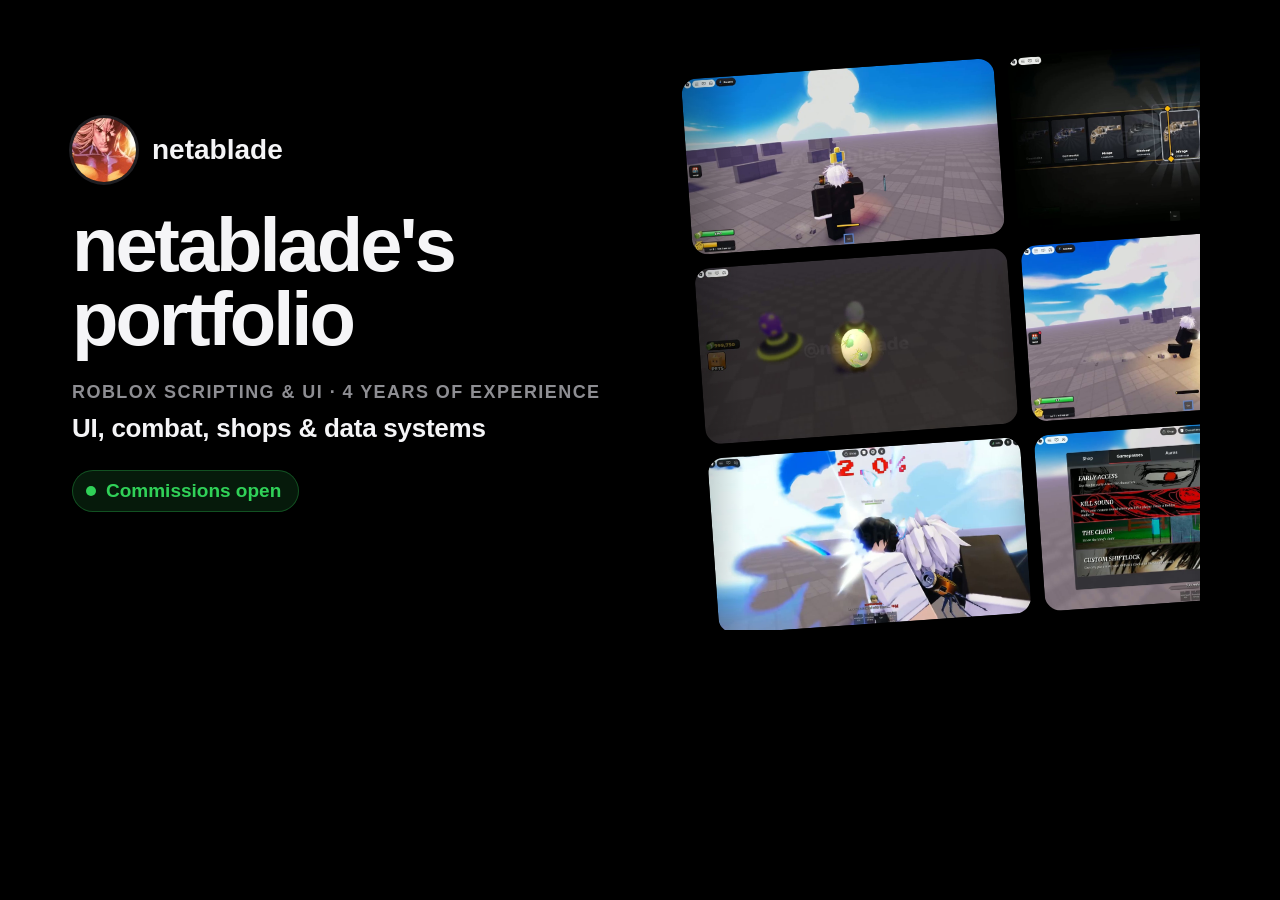
<file: og.html>
<!doctype html>
<!-- The link preview picture (Discord, Twitter...): rendered to img/og.png at 1200x630 with headless Edge.
     Not linked from the site; only used to make the picture. -->
<html>
<head>
<meta charset="utf-8">
<style>
	* { box-sizing: border-box; margin: 0; }
	html, body { width: 1200px; height: 630px; overflow: hidden; background: #000; color: #f5f5f7; font-family: "Helvetica Neue", Helvetica, Arial, sans-serif; }
	.card { position: relative; width: 1200px; height: 630px; padding: 64px 0 64px 72px; display: flex; gap: 48px; }
	.left { width: 560px; display: flex; flex-direction: column; justify-content: center; }
	.who { display: flex; align-items: center; gap: 16px; font-size: 28px; font-weight: 700; }
	.who img { width: 64px; height: 64px; border-radius: 50%; box-shadow: 0 0 0 3px #1f1f23; }
	h1 { margin-top: 26px; font-size: 76px; line-height: 0.98; letter-spacing: -0.04em; font-weight: 700; }
	.kicker { margin-top: 26px; font-size: 18px; font-weight: 700; letter-spacing: 0.08em; text-transform: uppercase; color: #8e8e93; }
	.focus { margin-top: 10px; font-size: 26px; font-weight: 700; letter-spacing: -0.01em; }
	.open { margin-top: 26px; align-self: flex-start; display: inline-flex; align-items: center; gap: 10px; padding: 10px 18px 10px 14px; border-radius: 999px;
		font-size: 19px; font-weight: 700; color: #30d158; background: rgba(48, 209, 88, 0.12); box-shadow: inset 0 0 0 1px rgba(48, 209, 88, 0.3); }
	.open i { width: 10px; height: 10px; border-radius: 50%; background: currentColor; }
	.shots { flex: 1; display: grid; grid-template-columns: 1fr 1fr; grid-auto-rows: 1fr; gap: 14px; transform: rotate(-4deg) translate(18px, -6px); margin-right: -120px; }
	.shots img { width: 100%; height: 100%; object-fit: cover; border-radius: 16px; box-shadow: 0 18px 40px rgba(0, 0, 0, 0.6); }
	.fade { position: absolute; inset: 0; background: linear-gradient(90deg, #000 45%, rgba(0, 0, 0, 0) 62%); pointer-events: none; }
	.left { position: relative; z-index: 2; }
</style>
</head>
<body>
	<div class="card">
		<div class="left">
			<div class="who"><img src="img/avatar.webp" alt="">netablade</div>
			<h1>netablade's<br>portfolio</h1>
			<p class="kicker">Roblox scripting & UI · 4 years of experience</p>
			<p class="focus">UI, combat, shops & data systems</p>
			<span class="open"><i></i>Commissions open</span>
		</div>
		<div class="shots">
			<img src="videos/combat-and-battlegrounds/lock-on-system.jpg" alt="">
			<img src="videos/pets-and-rng/cinematic-gun-skin-spin.jpg" alt="">
			<img src="videos/pets-and-rng/egg-hatching.jpg" alt="">
			<img src="videos/guns-and-shooter/running-and-shooting.jpg" alt="">
			<img src="videos/combat-and-battlegrounds/finisher-cutscene.jpg" alt="">
			<img src="videos/ui-and-systems/pass-shop-gifting.jpg" alt="">
		</div>
		<div class="fade"></div>
	</div>
</body>
</html>
</file>
<file: style.css>
/* netablade's portfolio: pure black (or white) page, clean type, the videos do the talking */
:root {
	--font: "Helvetica Neue", Helvetica, Arial, sans-serif;
	--radius: 14px;
	--max: 1280px;
	--ease: cubic-bezier(0.22, 1, 0.36, 1);
	--blurple: #5865f2;
}
/* dark (the default): the darkest black there is */
:root[data-theme="dark"] {
	--bg: #000;
	--ink: #f5f5f7;
	--muted: #8e8e93;
	--line: #1c1c1e;
	--soft: #1c1c1f;
	--soft-hover: #29292d;
	--card: #0b0b0d;
	--card-line: #1f1f23;
	--pill-active-bg: #f5f5f7;
	--pill-active-ink: #000;
	--shadow: 0 16px 40px rgba(0, 0, 0, 0.6);
	color-scheme: dark;
}
:root[data-theme="light"] {
	--bg: #fff;
	--ink: #111;
	--muted: #6e6e73;
	--line: #e6e6e6;
	--soft: #f0f0f2;
	--soft-hover: #e6e6e9;
	--card: #fafafa;
	--card-line: #e8e8ea;
	--pill-active-bg: #111;
	--pill-active-ink: #fff;
	--shadow: 0 16px 36px rgba(0, 0, 0, 0.14);
	color-scheme: light;
}

* { box-sizing: border-box; }
html { scroll-behavior: smooth; }
body {
	margin: 0;
	background: var(--bg);
	color: var(--ink);
	font-family: var(--font);
	-webkit-font-smoothing: antialiased;
	transition: background 0.35s var(--ease), color 0.35s var(--ease);
}
a { color: inherit; text-decoration: none; }
p { text-wrap: pretty; }           /* (no single word left alone on the last line) */
h1, h2, h3 { text-wrap: balance; }
button { font-family: var(--font); color: inherit; }
svg { display: block; }

/* top bar */
.topbar {
	position: sticky; top: 0; z-index: 30;
	height: 60px;
	/* (solid, no blur: a blur over playing videos is redrawn every frame and makes scrolling stutter) */
	background: var(--bg);
	border-bottom: 1px solid var(--line);
	transition: background 0.35s var(--ease), border-color 0.35s var(--ease);
}
.topbar .inner {
	max-width: var(--max); height: 100%;
	margin: 0 auto; padding: 0 24px;
	display: flex; align-items: center; justify-content: space-between;
}
.brand { display: flex; align-items: center; gap: 10px; font-weight: 700; font-size: 17px; letter-spacing: -0.01em; }
.avatar {
	width: 32px; height: 32px; border-radius: 50%; object-fit: cover;
	box-shadow: 0 0 0 2px var(--line);
}
.tools { display: flex; align-items: center; gap: 8px; }
.icon-button {
	height: 36px; min-width: 36px; padding: 0 10px;
	display: inline-flex; align-items: center; justify-content: center; gap: 6px;
	border: 0; border-radius: 999px; cursor: pointer;
	background: var(--soft);
	font-size: 13px; font-weight: 700;
	transition: background 0.2s;
}
.icon-button:hover { background: var(--soft-hover); }
.icon-button svg { width: 18px; height: 18px; }
.icon-button .chevron { width: 14px; height: 14px; opacity: 0.6; transition: transform 0.25s var(--ease); }

.nav-link {
	margin-right: 6px; padding: 8px 6px;
	font-size: 14px; font-weight: 600; color: var(--ink);
	transition: opacity 0.2s;
}
.nav-link:hover { opacity: 0.75; }

/* light / dark switch: the sun shows in dark mode (to go light), the moon in light mode */
.theme-button { position: relative; width: 36px; padding: 0; overflow: hidden; }
.theme-button svg { position: absolute; transition: transform 0.45s var(--ease), opacity 0.3s; }
[data-theme="dark"] .theme-button .moon,
[data-theme="light"] .theme-button .sun { transform: translateY(22px) rotate(90deg); opacity: 0; }

/* language picker */
.lang { position: relative; }
.lang.open .chevron { transform: rotate(180deg); }
.lang-menu {
	position: absolute; right: 0; top: calc(100% + 8px);
	margin: 0; padding: 6px; list-style: none;
	width: 220px; max-height: min(420px, 70vh); overflow-y: auto;
	background: var(--bg); border: 1px solid var(--line); border-radius: 14px;
	box-shadow: var(--shadow);
	opacity: 0; transform: translateY(-6px) scale(0.98); transform-origin: top right;
	pointer-events: none;
	transition: opacity 0.2s var(--ease), transform 0.25s var(--ease);
}
.lang.open .lang-menu { opacity: 1; transform: none; pointer-events: auto; }
.lang-menu button {
	width: 100%; text-align: left;
	padding: 9px 12px; border: 0; border-radius: 9px;
	background: none; cursor: pointer; font-size: 14px;
}
.lang-menu button:hover { background: var(--soft); }
.lang-menu button.current { font-weight: 700; background: var(--soft); }

/* Discord (a click copies the name) */
.discord {
	display: inline-flex; align-items: center; gap: 8px;
	height: 36px; padding: 0 14px 0 11px; border: 0; border-radius: 999px; cursor: pointer;
	background: var(--blurple); color: #fff;
	font-size: 14px; font-weight: 700;
	transition: transform 0.2s var(--ease), background 0.2s, box-shadow 0.2s;
}
.discord svg { width: 18px; height: 18px; }
.discord:hover { background: #4f5bea; transform: translateY(-1px); box-shadow: 0 6px 18px rgba(88, 101, 242, 0.4); }
.discord.copied { background: #23a55a; }

/* title and bio */
.hero { text-align: center; padding: 84px 24px 52px; }
.hero h1 {
	margin: 0;
	font-weight: 700;
	font-size: clamp(42px, 7.2vw, 92px);
	letter-spacing: -0.035em;
	line-height: 1;
}
/* everything centered: a small line above the title, the one-liner under it, then the skills in one row (two on phones) */
.hero .kicker { margin: 0 0 20px; font-size: 13px; font-weight: 700; letter-spacing: 0.1em; text-transform: uppercase; color: var(--muted); }
.hero .tagline { margin: 35px 0 0; font-size: 18px; color: var(--muted); }
.chips { margin: 33px auto 0; display: flex; flex-wrap: wrap; justify-content: center; gap: 8px; }
.chip-row { display: flex; justify-content: center; gap: 8px; }
.chip {
	padding: 7px 13px; border-radius: 999px; background: var(--soft);
	font-size: 14px; font-weight: 700;
}
.profile-note {
	margin: 30px auto 0;
	display: flex; gap: 10px; align-items: flex-start; justify-content: center;
	font-size: 13px; line-height: 1.5; color: var(--muted); text-align: left;
}
.profile-note svg { width: 16px; height: 16px; flex: none; margin-top: 1px; }

/* search on the left, categories on the right (stays under the top bar while you scroll) */
.filters {
	position: sticky; top: 60px; z-index: 20;
	background: var(--bg);
	border-bottom: 1px solid var(--line);
	transition: background 0.35s var(--ease), border-color 0.35s var(--ease);
}
.filters .inner {
	max-width: var(--max); margin: 0 auto; padding: 12px 24px;
	display: flex; align-items: center; gap: 16px;
}
.search {
	flex: 0 1 280px; min-width: 160px;
	display: flex; align-items: center; gap: 8px;
	height: 40px; padding: 0 14px;
	background: var(--soft); border-radius: 999px;
	color: var(--muted);
	border: 1px solid transparent;
	transition: border-color 0.2s, background 0.2s;
}
.search:focus-within { border-color: var(--muted); }
.search svg { width: 17px; height: 17px; flex: none; }
.search input {
	flex: 1; min-width: 0; height: 100%;
	border: 0; outline: 0; background: none;
	font: 500 14px var(--font); color: var(--ink);
}
.search input::placeholder { color: var(--muted); }
.search input::-webkit-search-cancel-button { filter: grayscale(1); }
.pills {
	position: relative;
	margin-left: auto;
	display: flex; gap: 6px;
	overflow-x: auto; scrollbar-width: none;
}
.pills::-webkit-scrollbar { display: none; }
/* (when the categories don't fit, the side with more of them fades out instead of cutting a word in half) */
.pills.more-right { -webkit-mask-image: linear-gradient(90deg, #000 calc(100% - 56px), transparent); mask-image: linear-gradient(90deg, #000 calc(100% - 56px), transparent); }
.pills.more-left { -webkit-mask-image: linear-gradient(90deg, transparent, #000 56px); mask-image: linear-gradient(90deg, transparent, #000 56px); }
.pills.more-left.more-right {
	-webkit-mask-image: linear-gradient(90deg, transparent, #000 56px, #000 calc(100% - 56px), transparent);
	mask-image: linear-gradient(90deg, transparent, #000 56px, #000 calc(100% - 56px), transparent);
}
.pill {
	position: relative; z-index: 1;
	flex: none;
	font-size: 14px; font-weight: 600;
	background: none; border: 0; border-radius: 999px;
	padding: 10px 16px; cursor: pointer;
	color: var(--muted);
	transition: color 0.25s var(--ease);
}
.pill:hover { color: var(--ink); }
.pill .count { margin-left: 6px; font-weight: 500; opacity: 0.6; }
.pill.active { color: var(--pill-active-ink); }
/* (the highlight that slides to the picked category) */
.glider {
	position: absolute; z-index: 0; top: 0; left: 0; height: 100%;
	border-radius: 999px; background: var(--pill-active-bg);
	transition: transform 0.4s var(--ease), width 0.4s var(--ease), background 0.35s var(--ease);
}

/* the videos: in each category one big video in the middle (the only one that plays), the others small around it
   (2 on each side) and the rest below. Click a small one and it swaps with the big one. */
main { max-width: var(--max); margin: 0 auto; padding: 8px 24px 40px; transition: opacity 0.18s ease; }
main.fading { opacity: 0; }
main section { padding-top: 44px; scroll-margin-top: 140px; }
main section h2 {
	margin: 0 0 18px;
	font-size: 28px; font-weight: 700; letter-spacing: -0.02em;
	display: flex; align-items: baseline; gap: 10px;
}
main section h2 .count { font-size: 16px; font-weight: 500; color: var(--muted); letter-spacing: 0; }
.feature {
	display: grid;
	grid-template-columns: repeat(6, minmax(0, 1fr));
	gap: 22px 18px;
	align-items: start;
}
.clip { cursor: pointer; min-width: 0; grid-column: span 2; }
.clip.big { grid-column: 1 / span 4; grid-row: 1 / span 2; }
.clip.side1 { grid-column: 5 / span 2; grid-row: 1; }
.clip.side2 { grid-column: 5 / span 2; grid-row: 2; }
.clip.w3 { grid-column: span 3; }
.clip.w-center { grid-column: 3 / span 2; }
/* "All": the big one and the two next to it */
.feature.collapsed .clip:nth-child(n+4) { display: none; }

.clip .frame {
	position: relative;
	aspect-ratio: 16 / 9;
	border-radius: var(--radius);
	overflow: hidden;
	background: var(--soft);
	contain: layout paint; /* (each video is drawn on its own: scrolling moves it, never redraws the page) */
	transition: transform 0.35s var(--ease), box-shadow 0.35s var(--ease);
}
.clip.big .frame { border-radius: calc(var(--radius) + 4px); }
/* (the two next to the big one: script.js works out --side-h so they end exactly where the big picture ends) */
.feature.fitted .clip.side1 .frame, .feature.fitted .clip.side2 .frame { aspect-ratio: auto; height: var(--side-h); }
.feature.fitted .clip.side2 { margin-bottom: var(--side-pad); }
.clip .media { position: absolute; inset: 0; transition: transform 0.45s var(--ease); }
.clip video { width: 100%; height: 100%; object-fit: cover; display: block; }
.clip .text { margin-top: 12px; }
.clip .title { margin: 0; font-size: 15px; font-weight: 700; letter-spacing: -0.01em; }
.clip.big .title { font-size: 21px; letter-spacing: -0.015em; }
.clip .desc { display: none; margin: 6px 0 0; font-size: 14.5px; line-height: 1.5; color: var(--muted); }
.clip.big .desc { display: block; }

/* small ones: the picture slides up and the description shows under it */
.clip .about {
	position: absolute; left: 0; right: 0; bottom: 0;
	padding: 12px 14px 13px;
	background: linear-gradient(to top, rgba(0, 0, 0, 0.94) 55%, rgba(0, 0, 0, 0.72));
	color: #f5f5f7;
	transform: translateY(101%);
	transition: transform 0.45s var(--ease);
}
.clip .about p { margin: 0; font-size: 12.5px; line-height: 1.42; display: -webkit-box; -webkit-line-clamp: 4; -webkit-box-orient: vertical; overflow: hidden; }
.clip.big .about { display: none; }
.clip:hover .frame { transform: translateY(-4px); box-shadow: var(--shadow); }
.clip.small:hover .media { transform: translateY(-34%); }
.clip.small:hover .about { transform: translateY(0); }
/* (a hint on the big one: it opens in full quality) */
.clip.big .frame::after {
	content: "⤢"; position: absolute; right: 12px; top: 12px;
	width: 34px; height: 34px; border-radius: 50%;
	display: grid; place-items: center;
	background: rgba(0, 0, 0, 0.55); color: #fff; font-size: 17px;
	opacity: 0; transform: scale(0.9);
	transition: opacity 0.25s, transform 0.25s var(--ease);
}
.clip.big:hover .frame::after { opacity: 1; transform: none; }

.more {
	display: block; margin: 26px auto 0;
	padding: 11px 22px; border: 1px solid var(--line); border-radius: 999px;
	background: var(--soft); cursor: pointer;
	font-size: 14px; font-weight: 700;
	transition: background 0.2s, transform 0.2s var(--ease);
}
.more:hover { background: var(--soft-hover); transform: translateY(-1px); }

/* searching: every match is a plain small card */
main.searching .feature { grid-template-columns: repeat(3, minmax(0, 1fr)); }
main.searching .clip.big, main.searching .clip.side1, main.searching .clip.side2, main.searching .clip.w3, main.searching .clip.w-center { grid-column: auto; grid-row: auto; }
main.searching .feature .clip { display: block; grid-column: auto; grid-row: auto; align-self: start; }
main.searching .clip[hidden] { display: none; }
main.searching .clip.big .title { font-size: 15px; }
main.searching .clip.big .desc, main.searching .more { display: none; }
main.searching .clip.big .about { display: block; }
main.searching .clip.big:hover .media { transform: translateY(-34%); }
main.searching .clip.big:hover .about { transform: translateY(0); }

/* cards appearing */
.clip.entering { animation: enter 0.45s var(--ease) both; }
@keyframes enter { from { opacity: 0; transform: translateY(12px) scale(0.98); } }

/* things that rise in as they come into view */
.reveal, main .clip { opacity: 0; transform: translateY(14px); }
.reveal.shown, main .clip.shown { opacity: 1; transform: none; transition: opacity 0.6s var(--ease), transform 0.6s var(--ease); }

.empty { margin: 60px 0; text-align: center; color: var(--muted); font-size: 16px; }

/* the end: two boxes of the same shape side by side, "Do I work with AI?" and "Didn't find what you need?" */
/* (the two share their rows, so titles, texts and the small boxes line up and match in height) */
.ai {
	max-width: 1120px; margin: 0 auto; padding: 40px 24px 72px; scroll-margin-top: 80px;
	display: grid; grid-template-columns: 1fr 1fr; grid-template-rows: repeat(4, auto); column-gap: 18px;
}
.ai-card {
	grid-row: span 4; display: grid; grid-template-rows: subgrid; justify-items: center;
	padding: 36px 32px 32px;
	text-align: center;
	background: var(--card); border: 1px solid var(--card-line); border-radius: 22px;
}
.ai-card h2 { margin: 0; font-size: 30px; font-weight: 700; letter-spacing: -0.03em; line-height: 1.1; }
.ai-card p { margin: 0; text-wrap: balance; }
.ai-card .lead { margin-top: 14px; font-size: 19px; font-weight: 700; letter-spacing: -0.01em; line-height: 1.35; }
.ai-card .body { margin-top: 8px; max-width: 440px; font-size: 15.5px; line-height: 1.5; color: var(--muted); }
/* (the two small boxes sit at the bottom, so both cards end on the same line) */
.ai-options { padding-top: 24px; justify-self: stretch; display: grid; grid-template-columns: 1fr 1fr; gap: 12px; }
.option {
	display: flex; flex-direction: column; align-items: center; justify-content: center; gap: 8px;
	min-height: 104px; padding: 16px 16px 17px; border-radius: 14px; background: var(--soft);
}
.option-label { font-size: 12px; font-weight: 700; letter-spacing: 0.08em; text-transform: uppercase; color: var(--muted); }
.option p { font-size: 14.5px; line-height: 1.45; }
.option .discord { height: 38px; padding: 0 16px 0 12px; font-size: 15px; }

/* bottom */
footer { border-top: 1px solid var(--line); }
footer .inner { max-width: var(--max); margin: 0 auto; padding: 26px 24px 32px; text-align: center; }
.copyright { margin: 0; font-size: 13px; color: var(--muted); }

/* a clip opened big */
.viewer {
	position: fixed; inset: 0; z-index: 50;
	display: flex; align-items: center; justify-content: center;
	padding: 24px;
	background: rgba(0, 0, 0, 0.9);
	opacity: 0; pointer-events: none;
	transition: opacity 0.25s ease;
}
.viewer.open { opacity: 1; pointer-events: auto; }
.viewer-box { width: min(1400px, 100%); text-align: center; transform: scale(0.97); transition: transform 0.35s var(--ease); }
.viewer.open .viewer-box { transform: none; }
.viewer video { max-width: 100%; max-height: 74vh; border-radius: var(--radius); background: #000; }
.viewer .caption { margin: 16px 0 0; color: #fff; font-size: 19px; font-weight: 700; }
.viewer-desc { margin: 8px auto 0; max-width: 720px; color: #a1a1a6; font-size: 15px; line-height: 1.5; }
.viewer .close {
	position: absolute; top: 18px; right: 22px;
	width: 42px; height: 42px; border-radius: 50%;
	border: 0; background: rgba(255, 255, 255, 0.12); color: #fff;
	font-size: 26px; line-height: 42px; cursor: pointer;
	transition: background 0.2s;
}
.viewer .close:hover { background: rgba(255, 255, 255, 0.22); }
.viewer-head { margin-top: 16px; display: flex; align-items: center; justify-content: center; gap: 14px; }
.viewer-head .caption { margin: 0; }
.copy-link {
	display: inline-flex; align-items: center; gap: 7px;
	height: 32px; padding: 0 12px; border: 0; border-radius: 999px; cursor: pointer;
	background: rgba(255, 255, 255, 0.12); color: #fff;
	font-size: 13px; font-weight: 700;
	transition: background 0.2s;
}
.copy-link svg { width: 15px; height: 15px; }
.copy-link:hover { background: rgba(255, 255, 255, 0.22); }
.copy-link.copied { background: #23a55a; }
/* previous / next clip (also the arrow keys) */
.viewer .step {
	position: absolute; top: 50%; transform: translateY(-50%);
	width: 48px; height: 48px; border-radius: 50%;
	display: grid; place-items: center;
	border: 0; cursor: pointer;
	background: rgba(255, 255, 255, 0.1); color: #fff;
	transition: background 0.2s, transform 0.2s var(--ease);
}
.viewer .step svg { width: 22px; height: 22px; }
.viewer .step:hover { background: rgba(255, 255, 255, 0.2); }
.viewer .prev { left: 22px; }
.viewer .next { right: 22px; }
.viewer .prev:hover { transform: translateY(-50%) translateX(-2px); }
.viewer .next:hover { transform: translateY(-50%) translateX(2px); }
.viewer-box.switching { opacity: 0; transform: scale(0.985); transition: opacity 0.15s ease, transform 0.15s ease; }
@media (max-width: 760px) {
	.viewer .step { top: auto; bottom: 18px; transform: none; width: 44px; height: 44px; }
	.viewer .prev:hover, .viewer .next:hover { transform: none; }
}

/* Google Translate's own bars and tooltips stay hidden (the language picker above drives it) */
.goog-te-banner-frame, iframe.skiptranslate, .skiptranslate > iframe, #goog-gt-tt, .goog-te-balloon-frame,
.VIpgJd-ZVi9od-ORHb-OEVmcd, .VIpgJd-ZVi9od-l4eHX-hSRGPd, .VIpgJd-yAWNEb-L7lbkb { display: none !important; }
body { top: 0 !important; }
.goog-text-highlight { background: none !important; box-shadow: none !important; }

@media (max-width: 760px) {
	.topbar .inner, .filters .inner, main, footer .inner { padding-left: 16px; padding-right: 16px; }
	.filters .inner { flex-direction: column; align-items: stretch; gap: 10px; }
	.search { flex: none; }
	.pills { margin-left: 0; }
	.hero { padding: 56px 16px 36px; }
	.hero .tagline { font-size: 16px; }
	/* (phones: what I build across the top, years and commissions side by side under it) */
	.hero .kicker { font-size: 11px; margin-bottom: 14px; }
	.chips { margin-top: 30px; flex-direction: column; align-items: center; }
	.chip { padding: 6px 11px; font-size: 13px; }
	.profile-note { margin-top: 28px; }
	.ai { display: flex; flex-direction: column; gap: 18px; padding: 28px 16px 56px; }
	.ai-card { display: flex; flex-direction: column; align-items: center; padding: 28px 20px 22px; }
	.ai-options { width: 100%; }
	.ai-card h2 { font-size: 26px; }
	.ai-options { grid-template-columns: 1fr; }
	.option { min-height: 0; }
	.feature, main.searching .feature { grid-template-columns: repeat(2, minmax(0, 1fr)); gap: 18px 12px; }
	.clip, .clip.side1, .clip.side2, .clip.w3, .clip.w-center { grid-column: auto; grid-row: auto; }
	.clip.big { grid-column: 1 / -1; grid-row: auto; }
	/* (a last card left alone stays in the middle, half wide) */
	.clip.m-center { grid-column: 1 / -1; width: calc(50% - 6px); justify-self: center; }
	.clip.big .title { font-size: 18px; }
	.nav-link { display: none; }
	main section h2 { font-size: 23px; }
	.topbar .discord .name { display: none; }
	.topbar .discord { padding: 0 10px; }
	main section { scroll-margin-top: 190px; }
}
@media (hover: none) {
	/* (phones: no hovering, the description shows when a clip is opened) */
	.clip:hover .media, .clip:hover .about, .clip:hover .frame { transform: none; box-shadow: none; }
}
@media (prefers-reduced-motion: reduce) {
	*, *::before, *::after { animation: none !important; transition: none !important; }
	.reveal, .clip { opacity: 1; transform: none; }
}
</file>
